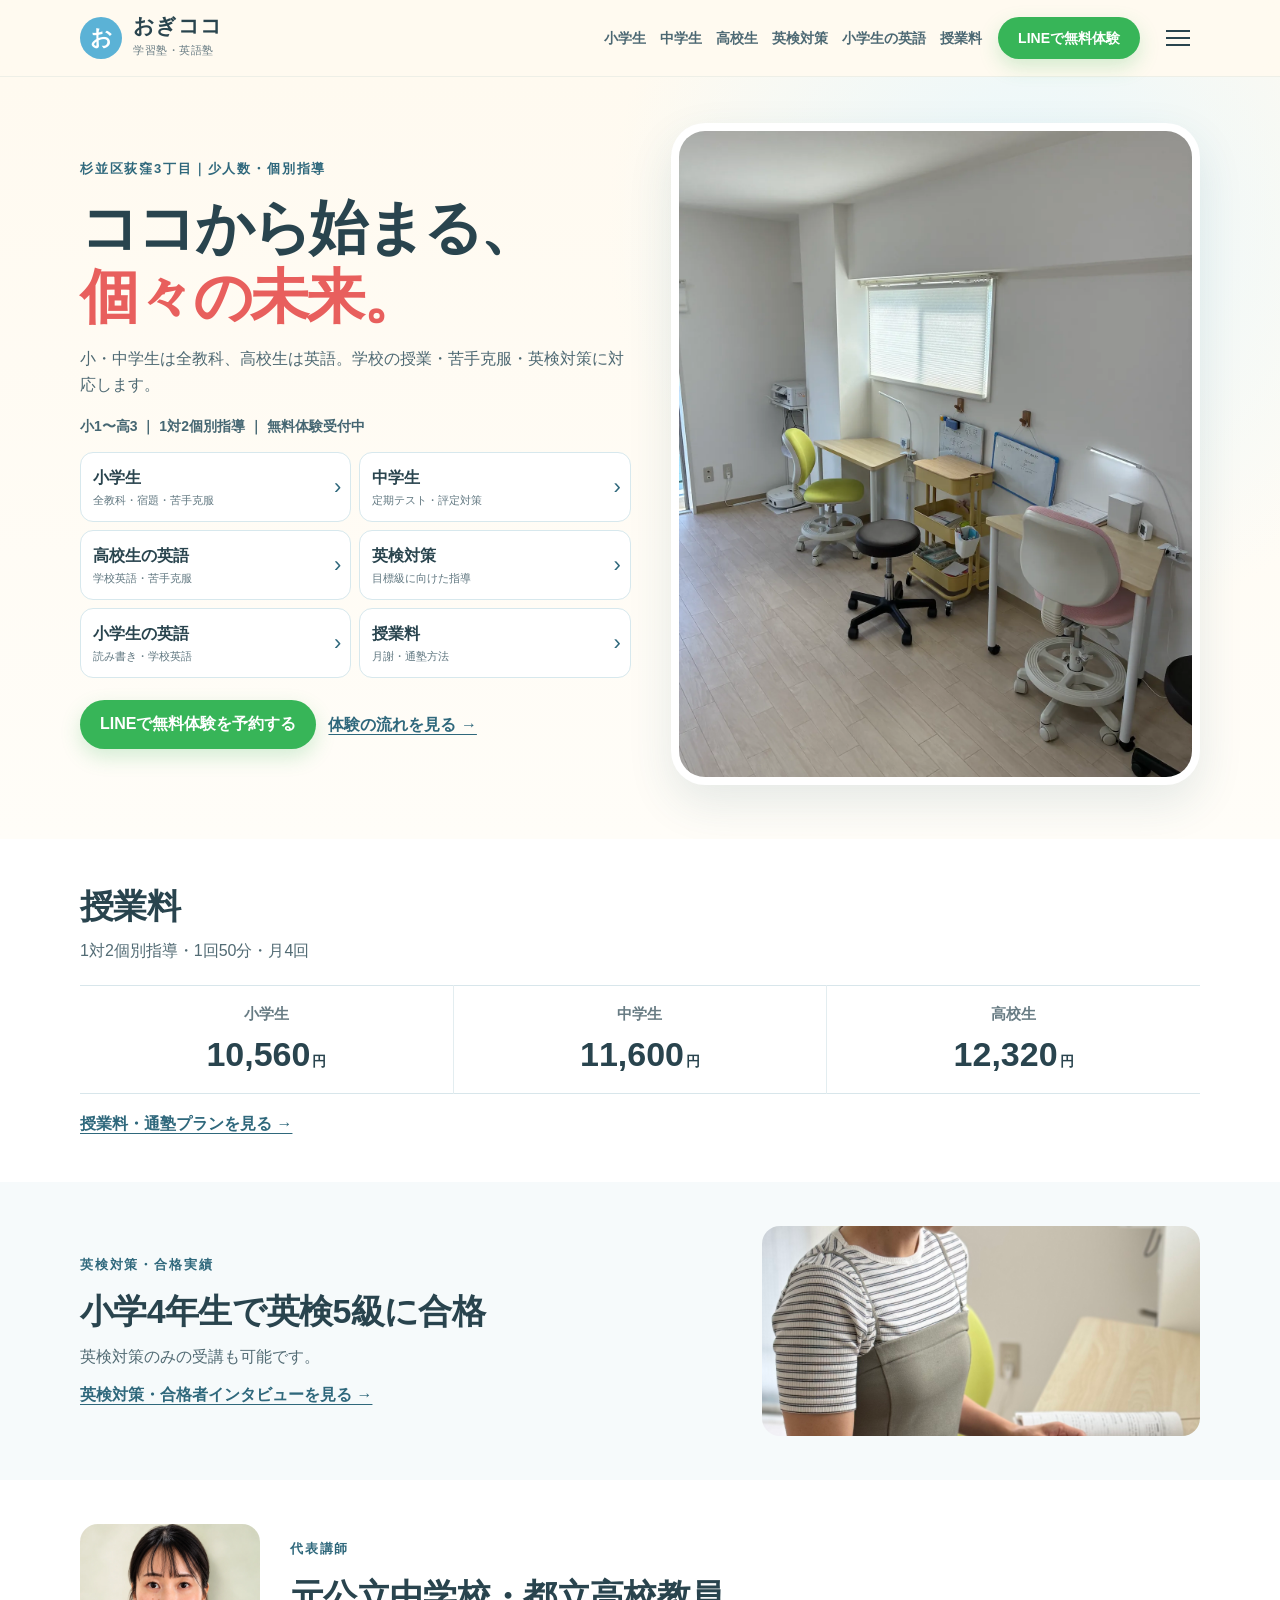
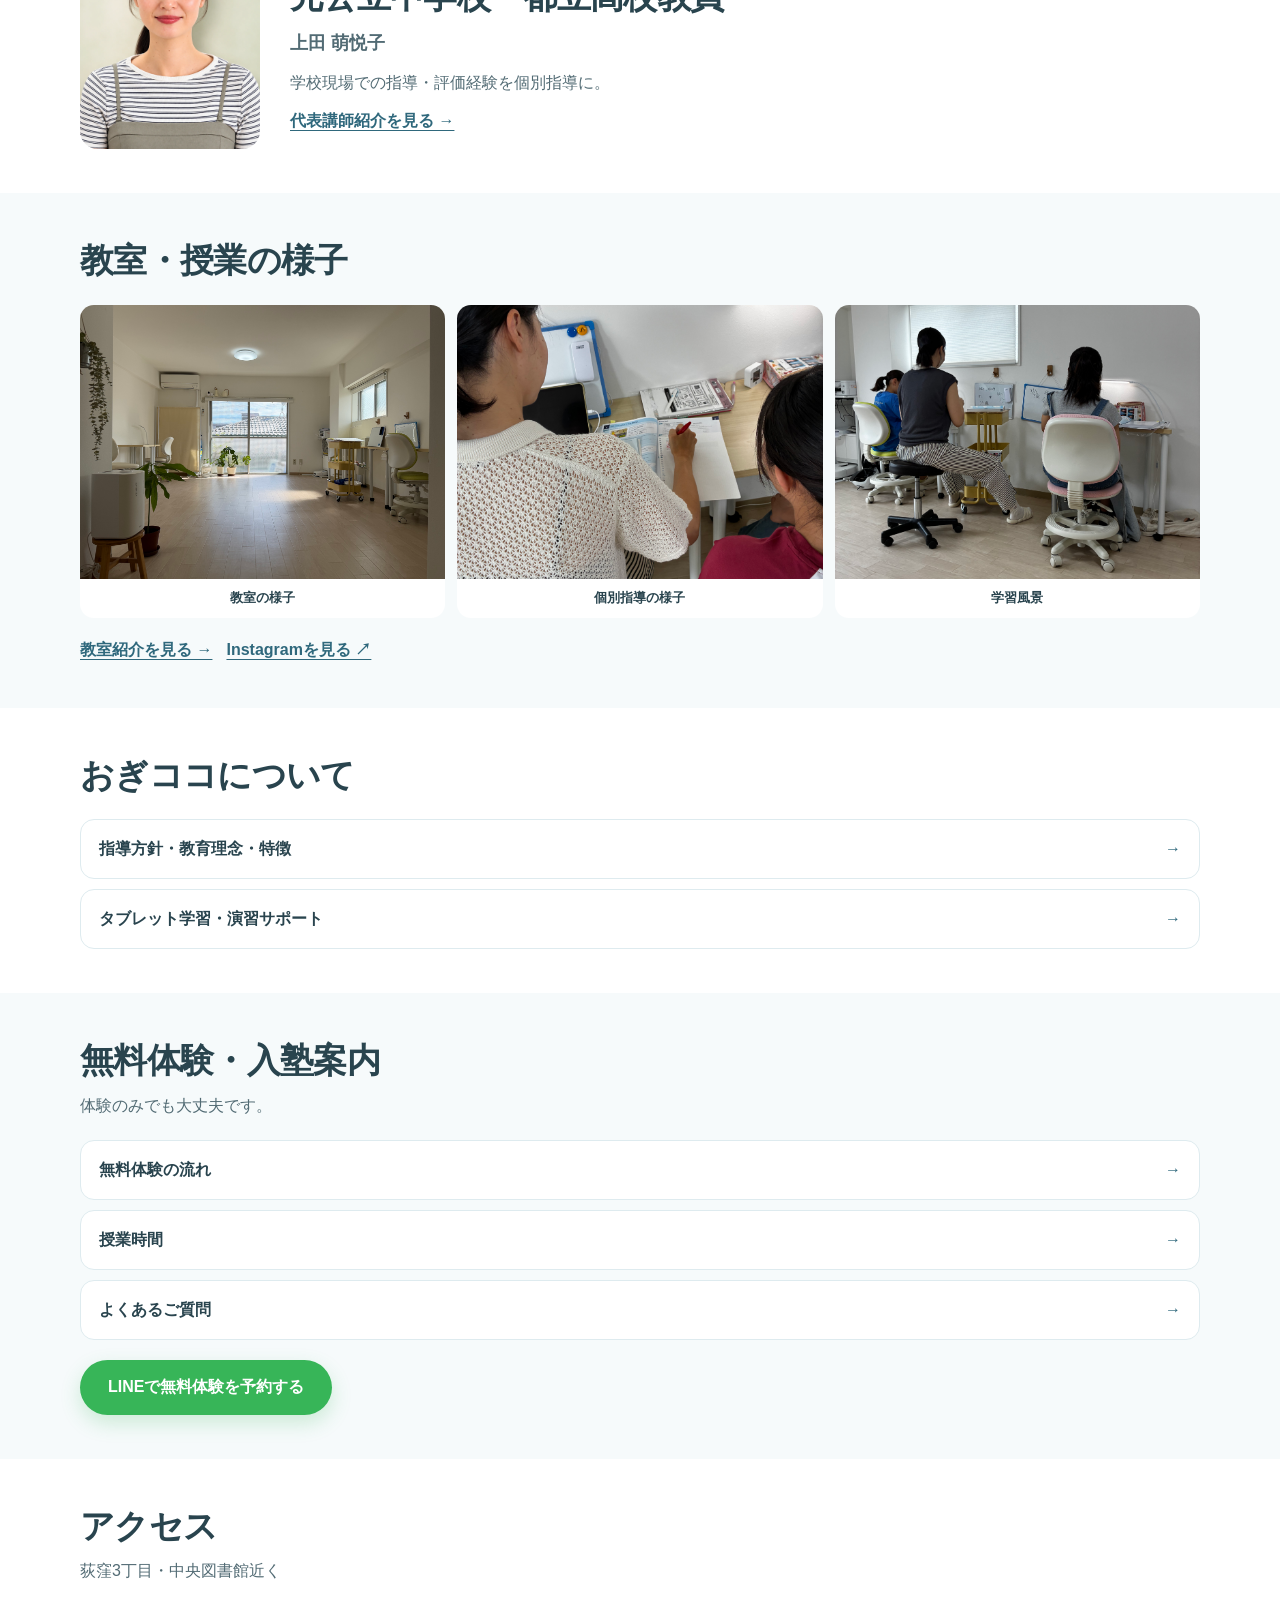
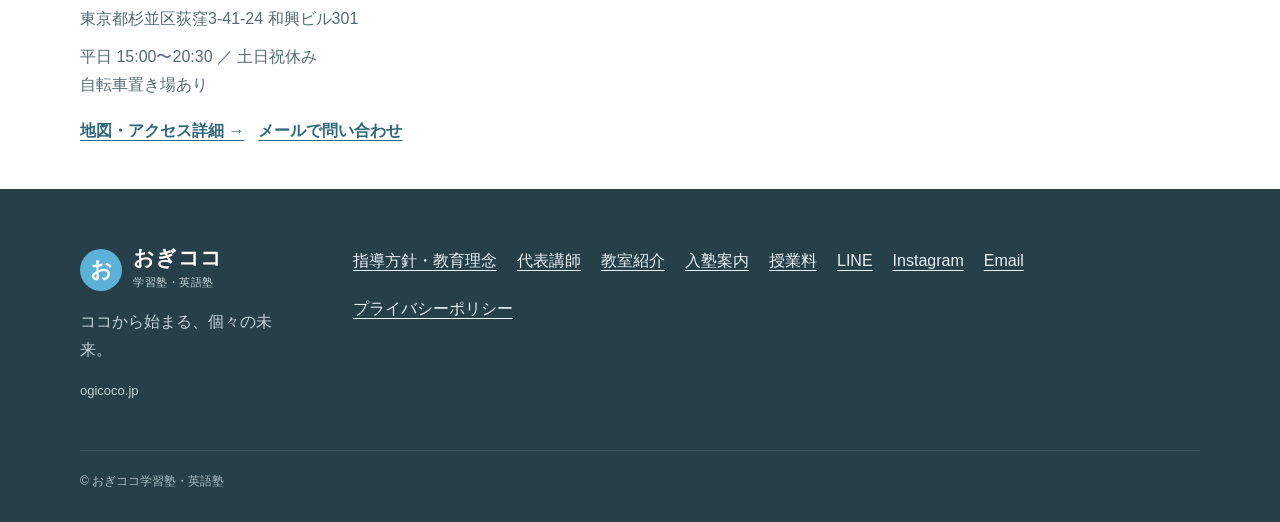
<file: index.html>
<!doctype html>
<html lang="ja">
<head>
  <meta charset="utf-8" />
  <meta name="viewport" content="width=device-width, initial-scale=1" />
  <title>おぎココ学習塾・英語塾｜杉並区荻窪の1対2個別指導</title>
  <meta name="description" content="杉並区荻窪3丁目の個別指導塾。学校の予習・復習、宿題、苦手克服、定期テスト、英検、他塾フォローまで、一人ひとりに合わせて学習をサポート。小1〜高3対応。無料体験受付中。" />
  <meta name="theme-color" content="#fffaf0" />
  <link rel="canonical" href="https://www.ogicoco.jp/" />
  <meta property="og:type" content="website" />
  <meta property="og:locale" content="ja_JP" />
  <meta property="og:site_name" content="おぎココ学習塾・英語塾" />
  <meta property="og:title" content="おぎココ学習塾・英語塾｜杉並区荻窪の1対2個別指導" />
  <meta property="og:description" content="ココから始まる、個々の未来。一人ひとりに合った学び方を一緒に考える、荻窪の個別指導塾です。" />
  <meta property="og:url" content="https://www.ogicoco.jp/" />
  <meta property="og:image" content="https://www.ogicoco.jp/ogp.jpg" />
  <meta property="og:image:alt" content="おぎココ学習塾・英語塾" />
  <meta name="twitter:card" content="summary_large_image" />
  <link rel="icon" href="favicon.png" />
  <link rel="apple-touch-icon" href="favicon.png" />
  <link rel="stylesheet" href="/styles.css?v=20261126-4" />
  <script defer src="/script.js?v=20261126-3"></script>
  <script type="application/ld+json">
  {
    "@context": "https://schema.org",
    "@type": "EducationalOrganization",
    "name": "おぎココ学習塾・英語塾",
    "url": "https://www.ogicoco.jp/",
    "image": "https://www.ogicoco.jp/ogp.jpg",
    "email": "ogicoco.english@gmail.com",
    "address": {
      "@type": "PostalAddress",
      "postalCode": "167-0051",
      "addressRegion": "東京都",
      "addressLocality": "杉並区",
      "streetAddress": "荻窪3-41-24 和興ビル301",
      "addressCountry": "JP"
    },
    "sameAs": [
      "https://www.instagram.com/ogicoco_english",
      "https://page.line.me/971ktbrj"
    ],
    "openingHoursSpecification": [
      {
        "@type": "OpeningHoursSpecification",
        "dayOfWeek": ["Monday", "Tuesday", "Wednesday", "Thursday", "Friday"],
        "opens": "15:00",
        "closes": "20:30"
      }
    ]
  }
  </script>
</head>
<body>
  <a class="skip" href="#main">本文へ移動</a>
  <header class="site-header" id="top"><div class="container header-inner"><a class="brand" href="/" aria-label="おぎココ学習塾・英語塾 トップ"><span class="brand-mark" aria-hidden="true">お</span><span><span class="brand-main">おぎココ</span><span class="brand-sub">学習塾・英語塾</span></span></a><nav class="desktop-nav" aria-label="メインナビゲーション"><a href="/elementary">小学生</a><a href="/junior-high">中学生</a><a href="/high-school">高校生</a><a href="/eiken">英検対策</a><a href="/elementary/english">小学生の英語</a><a href="/price">授業料</a></nav><a class="btn btn-line header-cta" href="https://page.line.me/971ktbrj" target="_blank" rel="noopener noreferrer">LINEで無料体験</a><button class="menu-button" type="button" aria-label="メニューを開く" aria-controls="site-menu" aria-expanded="false"><span></span><span></span><span></span></button></div><nav id="site-menu" class="mobile-menu service-menu" aria-label="サイトメニュー" hidden><a href="/elementary">小学生の個別指導</a><a href="/junior-high">中学生の個別指導</a><a href="/high-school">高校生の英語指導</a><a href="/eiken">英検対策</a><a href="/elementary/english">小学生の英語</a><a href="/price">授業料・通塾プラン</a><details class="nav-group"><summary>おぎココを知る</summary><div class="nav-sub"><a href="/philosophy">指導方針・教育理念・特徴</a><a href="/teacher">代表講師紹介</a><a href="/classroom">教室・授業の様子</a><a href="/tablet">タブレット学習</a></div></details><details class="nav-group"><summary>入塾について</summary><div class="nav-sub"><a href="/admission">無料体験の流れ</a><a href="/admission#schedule">授業時間</a><a href="/admission#faq">よくあるご質問</a></div></details><a href="/classroom#access">アクセス</a></nav></header>

  <main id="main"><section class="hero home-hero">
      <div class="container hero-grid">
        <div class="hero-copy reveal">
          <p class="eyebrow">杉並区荻窪3丁目｜少人数・個別指導</p>
          <h1>ココから始まる、<br><em>個々の未来。</em></h1>
          <p class="hero-lead">小・中学生は全教科、高校生は英語。学校の授業・苦手克服・英検対策に対応します。</p>
          <p class="hero-facts" style="margin:0 0 14px;color:#456672;font-size:clamp(11px,3.3vw,14px);font-weight:700;line-height:1.7">小1〜高3 ｜ 1対2個別指導 ｜ 無料体験受付中</p>
          <nav id="support" class="hero-service-links" aria-label="学年・目的から選ぶ"><a href="/elementary"><strong>小学生</strong><small>全教科・宿題・苦手克服</small><span aria-hidden="true">›</span></a><a href="/junior-high"><strong>中学生</strong><small>定期テスト・評定対策</small><span aria-hidden="true">›</span></a><a href="/high-school"><strong>高校生の英語</strong><small>学校英語・苦手克服</small><span aria-hidden="true">›</span></a><a href="/eiken"><strong>英検対策</strong><small>目標級に向けた指導</small><span aria-hidden="true">›</span></a><a href="/elementary/english"><strong>小学生の英語</strong><small>読み書き・学校英語</small><span aria-hidden="true">›</span></a><a href="/price"><strong>授業料</strong><small>月謝・通塾方法</small><span aria-hidden="true">›</span></a></nav>
          <div class="hero-actions">
            <a class="btn btn-line btn-large" href="https://page.line.me/971ktbrj" target="_blank" rel="noopener noreferrer">LINEで無料体験を予約する</a>
            <a class="text-link" href="/admission">体験の流れを見る →</a>
          </div>
          
        </div>
        <div class="hero-visual reveal">
          <div class="photo-frame hero-photo"><img src="/assets/images/classroom-main.webp" alt="明るく落ち着いたおぎココ学習塾の教室" fetchpriority="high" /></div>
        </div>
      </div>
    </section><section class="home-section section-white" id="price"><div class="container"><div class="home-heading"><h2>授業料</h2><p>1対2個別指導・1回50分・月4回</p></div><table class="home-price-table" aria-label="学年別の月4回の授業料"><thead><tr><th scope="col">小学生</th><th scope="col">中学生</th><th scope="col">高校生</th></tr></thead><tbody><tr><td>10,560<small>円</small></td><td>11,600<small>円</small></td><td>12,320<small>円</small></td></tr></tbody></table><a class="home-detail-link" href="/price">授業料・通塾プランを見る →</a></div></section><section class="home-section home-tint"><div class="container"><div class="home-feature"><div><p class="eyebrow">英検対策・合格実績</p><h2>小学4年生で英検5級に合格</h2><p>英検対策のみの受講も可能です。</p><a class="text-link" href="/eiken">英検対策・合格者インタビューを見る →</a></div><img src="/assets/images/teacher-lesson.jpg" alt="英語の個別指導を行う講師" loading="lazy"></div></div></section><section class="home-section section-white" id="teacher"><div class="container"><div class="home-teacher"><img src="/assets/images/teacher-profile-hq.webp" width="960" height="1200" alt="おぎココ代表講師 上田萌悦子" loading="lazy"><div><p class="eyebrow">代表講師</p><h2>元公立中学校・都立高校教員</h2><p class="home-teacher-name">上田 萌悦子</p><p>学校現場での指導・評価経験を個別指導に。</p><a class="text-link" href="/teacher">代表講師紹介を見る →</a></div></div></div></section><section class="home-section home-tint" id="instagram"><div class="container"><div class="home-heading"><h2>教室・授業の様子</h2></div><div class="home-gallery"><a href="/classroom"><img src="/assets/images/classroom-wide-1.jpg" alt="教室の様子" loading="lazy"><span>教室の様子</span></a><a href="/classroom"><img src="/assets/images/lesson-scene-1.jpg" alt="個別指導の様子" loading="lazy"><span>個別指導の様子</span></a><a href="/classroom"><img src="/assets/images/students-studying.jpg" alt="学習風景" loading="lazy"><span>学習風景</span></a></div><div class="home-link-row"><a class="text-link" href="/classroom">教室紹介を見る →</a><a class="text-link" href="https://www.instagram.com/ogicoco_english" target="_blank" rel="noopener noreferrer">Instagramを見る ↗</a></div></div></section><section class="home-section section-white" id="philosophy"><div class="container"><div class="home-heading"><h2>おぎココについて</h2></div><div class="service-related" id="features"><a href="/philosophy">指導方針・教育理念・特徴<span>→</span></a><a id="practice" href="/tablet">タブレット学習・演習サポート<span>→</span></a></div></div></section><section class="home-section home-tint" id="trial"><div class="container"><div class="home-heading"><h2>無料体験・入塾案内</h2><p>体験のみでも大丈夫です。</p></div><div class="service-related"><a href="/admission">無料体験の流れ<span>→</span></a><a id="schedule" href="/admission#schedule">授業時間<span>→</span></a><a id="faq" href="/admission#faq">よくあるご質問<span>→</span></a></div><div class="home-cta"><a class="btn btn-line btn-large" href="https://page.line.me/971ktbrj" target="_blank" rel="noopener noreferrer">LINEで無料体験を予約する</a></div></div></section><section class="home-section section-white" id="access"><div class="container"><div class="home-heading"><h2>アクセス</h2><p>荻窪3丁目・中央図書館近く</p></div><div class="home-address"><p>東京都杉並区荻窪3-41-24 和興ビル301</p><p>平日 15:00〜20:30 ／ 土日祝休み<br>自転車置き場あり</p><div class="home-link-row"><a class="text-link" href="/classroom#access">地図・アクセス詳細 →</a><a class="text-link" href="mailto:ogicoco.english@gmail.com">メールで問い合わせ</a></div></div></div></section></main>

  <footer class="footer">
    <div class="container footer-grid">
      <div><a class="brand footer-brand" href="/"><span class="brand-mark" aria-hidden="true">お</span><span><span class="brand-main">おぎココ</span><span class="brand-sub">学習塾・英語塾</span></span></a><p>ココから始まる、個々の未来。</p><p class="footer-domain">ogicoco.jp</p></div>
      <div class="footer-links"><a href="/philosophy">指導方針・教育理念</a><a href="/teacher">代表講師</a><a href="/classroom">教室紹介</a><a href="/admission">入塾案内</a><a href="/price">授業料</a><a href="https://page.line.me/971ktbrj" target="_blank" rel="noopener noreferrer">LINE</a><a href="https://www.instagram.com/ogicoco_english" target="_blank" rel="noopener noreferrer">Instagram</a><a href="mailto:ogicoco.english@gmail.com">Email</a><a href="/privacy">プライバシーポリシー</a></div>
    </div>
    <div class="container copyright">© おぎココ学習塾・英語塾</div>
  </footer>

  <div class="mobile-sticky"><a href="https://page.line.me/971ktbrj" target="_blank" rel="noopener noreferrer"><span>無料体験受付中</span>LINEで予約する</a></div>
</body>
</html>
</file>
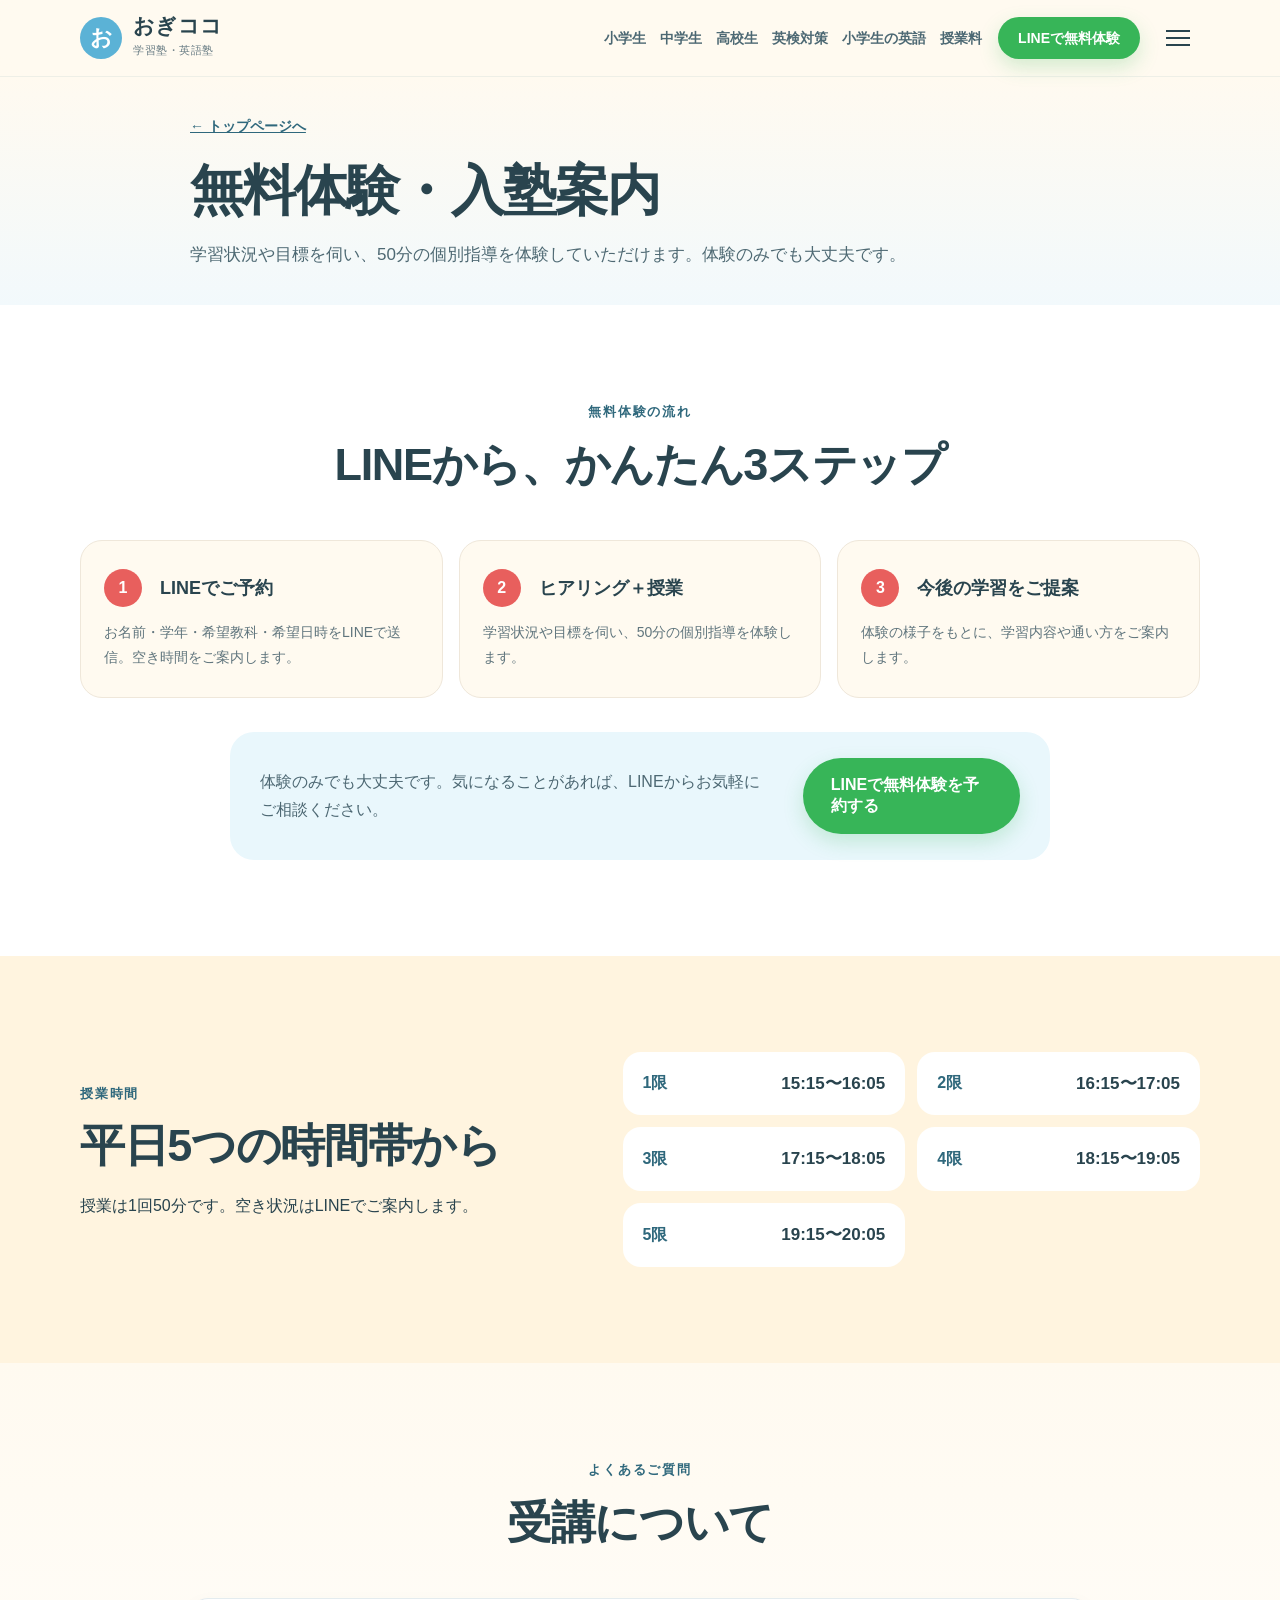
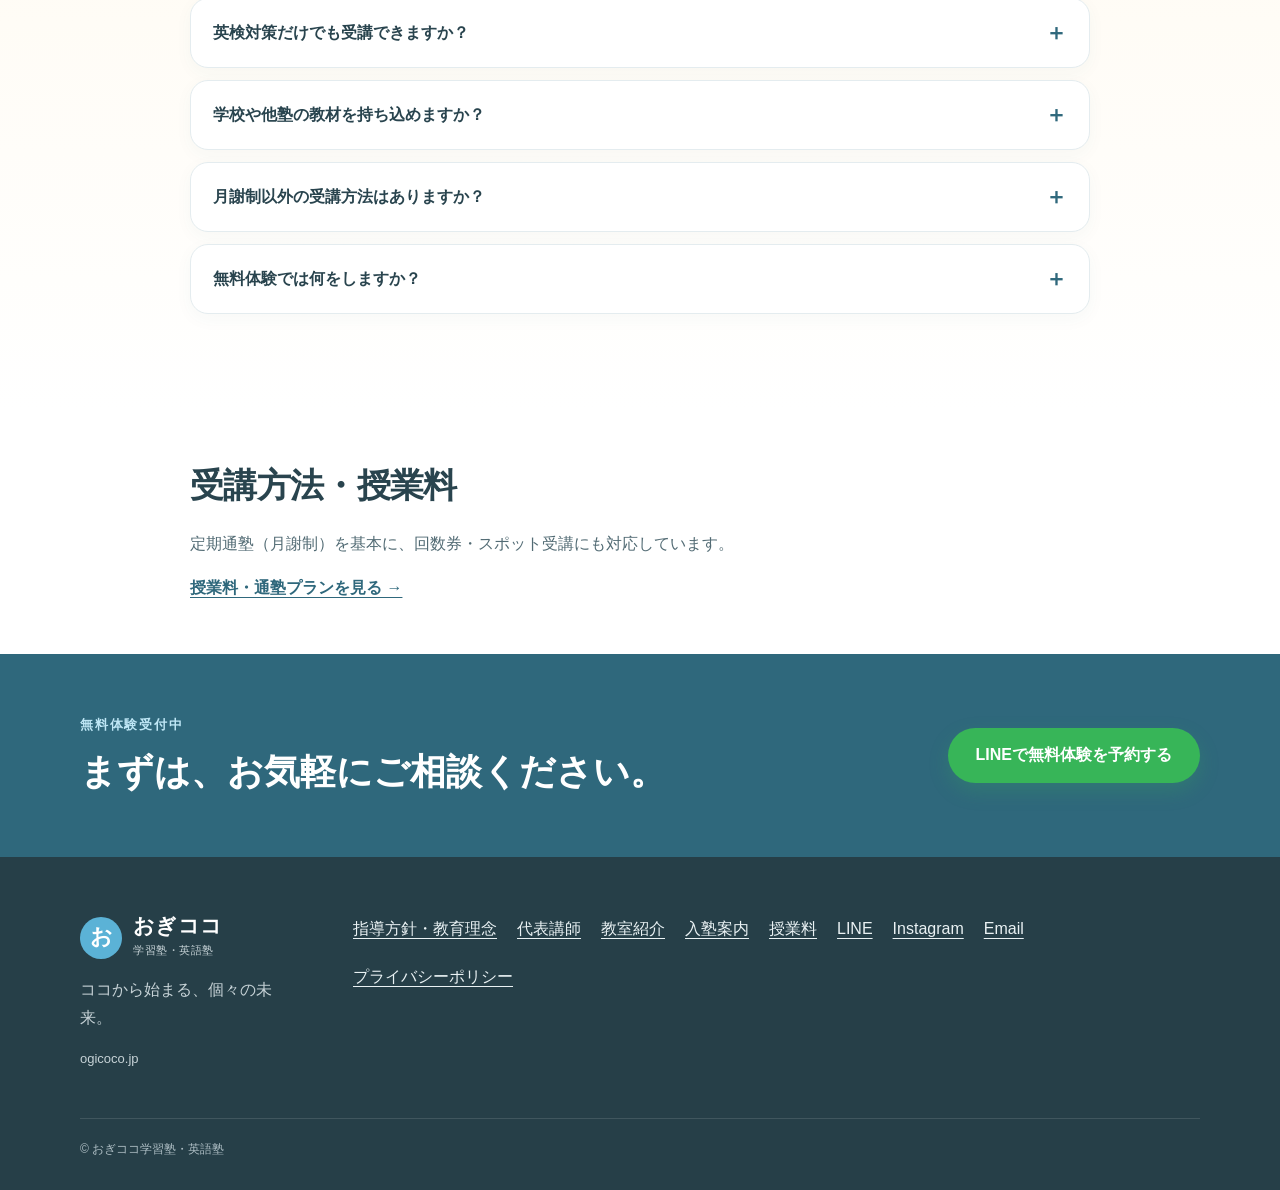
<file: admission.html>
<!doctype html>
<html lang="ja"><head><meta charset="utf-8"><meta name="viewport" content="width=device-width, initial-scale=1"><title>無料体験・入塾案内・よくあるご質問｜おぎココ学習塾・英語塾</title><meta name="description" content="おぎココ学習塾・英語塾の無料体験の流れ、授業時間、よくあるご質問。1回50分の個別指導を体験できます。"><meta name="theme-color" content="#fffaf0"><link rel="canonical" href="https://www.ogicoco.jp/admission"><link rel="icon" href="/favicon.png"><meta property="og:type" content="website"><meta property="og:locale" content="ja_JP"><meta property="og:site_name" content="おぎココ学習塾・英語塾"><meta property="og:title" content="無料体験・入塾案内・よくあるご質問｜おぎココ学習塾・英語塾"><meta property="og:description" content="おぎココ学習塾・英語塾の無料体験の流れ、授業時間、よくあるご質問。1回50分の個別指導を体験できます。"><meta property="og:url" content="https://www.ogicoco.jp/admission"><meta property="og:image" content="https://www.ogicoco.jp/ogp.jpg"><meta name="twitter:card" content="summary_large_image"><link rel="stylesheet" href="/styles.css?v=20261126-3"><script defer src="/script.js?v=20261126-3"></script><script type="application/ld+json">{"@context":"https://schema.org","@graph":[{"@type":"WebPage","name":"無料体験・入塾案内・よくあるご質問","url":"https://www.ogicoco.jp/admission"},{"@type":"BreadcrumbList","itemListElement":[{"@type":"ListItem","position":1,"name":"ホーム","item":"https://www.ogicoco.jp/"},{"@type":"ListItem","position":2,"name":"無料体験・入塾案内・よくあるご質問","item":"https://www.ogicoco.jp/admission"}]}]}</script></head><body><a class="skip" href="#main">本文へ移動</a><header class="site-header" id="top"><div class="container header-inner"><a class="brand" href="/" aria-label="おぎココ学習塾・英語塾 トップ"><span class="brand-mark" aria-hidden="true">お</span><span><span class="brand-main">おぎココ</span><span class="brand-sub">学習塾・英語塾</span></span></a><nav class="desktop-nav" aria-label="メインナビゲーション"><a href="/elementary">小学生</a><a href="/junior-high">中学生</a><a href="/high-school">高校生</a><a href="/eiken">英検対策</a><a href="/elementary/english">小学生の英語</a><a href="/price">授業料</a></nav><a class="btn btn-line header-cta" href="https://page.line.me/971ktbrj" target="_blank" rel="noopener noreferrer">LINEで無料体験</a><button class="menu-button" type="button" aria-label="メニューを開く" aria-controls="site-menu" aria-expanded="false"><span></span><span></span><span></span></button></div><nav id="site-menu" class="mobile-menu service-menu" aria-label="サイトメニュー" hidden><a href="/elementary">小学生の個別指導</a><a href="/junior-high">中学生の個別指導</a><a href="/high-school">高校生の英語指導</a><a href="/eiken">英検対策</a><a href="/elementary/english">小学生の英語</a><a href="/price">授業料・通塾プラン</a><details class="nav-group"><summary>おぎココを知る</summary><div class="nav-sub"><a href="/philosophy">指導方針・教育理念・特徴</a><a href="/teacher">代表講師紹介</a><a href="/classroom">教室・授業の様子</a><a href="/tablet">タブレット学習</a></div></details><details class="nav-group"><summary>入塾について</summary><div class="nav-sub"><a href="/admission">無料体験の流れ</a><a href="/admission#schedule">授業時間</a><a href="/admission#faq">よくあるご質問</a></div></details><a href="/classroom#access">アクセス</a></nav></header><main id="main"><section class="service-hero compact-page-hero"><div class="container service-wrap"><a class="subpage-back" href="/">← トップページへ</a><h1>無料体験・入塾案内</h1><p class="service-lead">学習状況や目標を伺い、50分の個別指導を体験していただけます。体験のみでも大丈夫です。</p></div></section><section class="section section-white" id="trial">
      <div class="container">
        <div class="section-heading reveal"><p class="eyebrow">無料体験の流れ</p><h2>LINEから、かんたん3ステップ</h2></div>
        <div class="steps steps-three">
          <article class="step reveal"><span>1</span><h3>LINEでご予約</h3><p>お名前・学年・希望教科・希望日時をLINEで送信。空き時間をご案内します。</p></article>
          <article class="step reveal"><span>2</span><h3>ヒアリング＋授業</h3><p>学習状況や目標を伺い、50分の個別指導を体験します。</p></article>
          <article class="step reveal"><span>3</span><h3>今後の学習をご提案</h3><p>体験の様子をもとに、学習内容や通い方をご案内します。</p></article>
        </div>
        <div class="trial-box reveal"><p>体験のみでも大丈夫です。気になることがあれば、LINEからお気軽にご相談ください。</p><a class="btn btn-line btn-large" href="https://page.line.me/971ktbrj" target="_blank" rel="noopener noreferrer">LINEで無料体験を予約する</a></div>
      </div>
    </section><section class="section timetable-section" id="schedule">
      <div class="container two-col">
        <div class="reveal"><p class="eyebrow">授業時間</p><h2>平日5つの時間帯から</h2><p>授業は1回50分です。空き状況はLINEでご案内します。</p></div>
        <div class="time-cards reveal">
          <div><span>1限</span><strong>15:15〜16:05</strong></div><div><span>2限</span><strong>16:15〜17:05</strong></div><div><span>3限</span><strong>17:15〜18:05</strong></div><div><span>4限</span><strong>18:15〜19:05</strong></div><div><span>5限</span><strong>19:15〜20:05</strong></div>
        </div>
      </div>
    </section><section class="section faq-section" id="faq">
      <div class="container faq-wrap">
        <div class="section-heading reveal"><p class="eyebrow">よくあるご質問</p><h2>受講について</h2></div>
        <div class="faq-list reveal">
          <details><summary>英検対策だけでも受講できますか？</summary><p>はい。英検対策のみの受講にも対応しています。受験日程や現在の理解度に合わせて学習内容を組み立てます。</p></details>
          <details><summary>学校や他塾の教材を持ち込めますか？</summary><p>はい。学校の宿題や、他塾で使用している教材・宿題のフォローにも対応しています。</p></details>
          <details><summary>月謝制以外の受講方法はありますか？</summary><p>定期通塾の月謝制を基本に、回数券・スポット受講にも対応しています。目的に合わせてご相談ください。</p></details>
          <details><summary>無料体験では何をしますか？</summary><p>現在の学習状況や目標を伺ったうえで、50分の個別指導を体験していただきます。その後、今後の学習内容や通い方をご案内します。</p></details>
        </div>
      </div>
    </section><section class="service-section"><div class="container service-wrap"><h2>受講方法・授業料</h2><p>定期通塾（月謝制）を基本に、回数券・スポット受講にも対応しています。</p><a class="text-link" href="/price">授業料・通塾プランを見る →</a></div></section><section class="cta-band"><div class="container cta-inner"><div><p class="eyebrow">無料体験受付中</p><h2>まずは、お気軽にご相談ください。</h2></div><a class="btn btn-line btn-large" href="https://page.line.me/971ktbrj" target="_blank" rel="noopener noreferrer">LINEで無料体験を予約する</a></div></section></main><footer class="footer">
    <div class="container footer-grid">
      <div><a class="brand footer-brand" href="/"><span class="brand-mark" aria-hidden="true">お</span><span><span class="brand-main">おぎココ</span><span class="brand-sub">学習塾・英語塾</span></span></a><p>ココから始まる、個々の未来。</p><p class="footer-domain">ogicoco.jp</p></div>
      <div class="footer-links"><a href="/philosophy">指導方針・教育理念</a><a href="/teacher">代表講師</a><a href="/classroom">教室紹介</a><a href="/admission">入塾案内</a><a href="/price">授業料</a><a href="https://page.line.me/971ktbrj" target="_blank" rel="noopener noreferrer">LINE</a><a href="https://www.instagram.com/ogicoco_english" target="_blank" rel="noopener noreferrer">Instagram</a><a href="mailto:ogicoco.english@gmail.com">Email</a><a href="/privacy">プライバシーポリシー</a></div>
    </div>
    <div class="container copyright">© おぎココ学習塾・英語塾</div>
  </footer><div class="mobile-sticky"><a href="https://page.line.me/971ktbrj" target="_blank" rel="noopener noreferrer"><span>無料体験受付中</span>LINEで予約する</a></div></body></html>
</file>
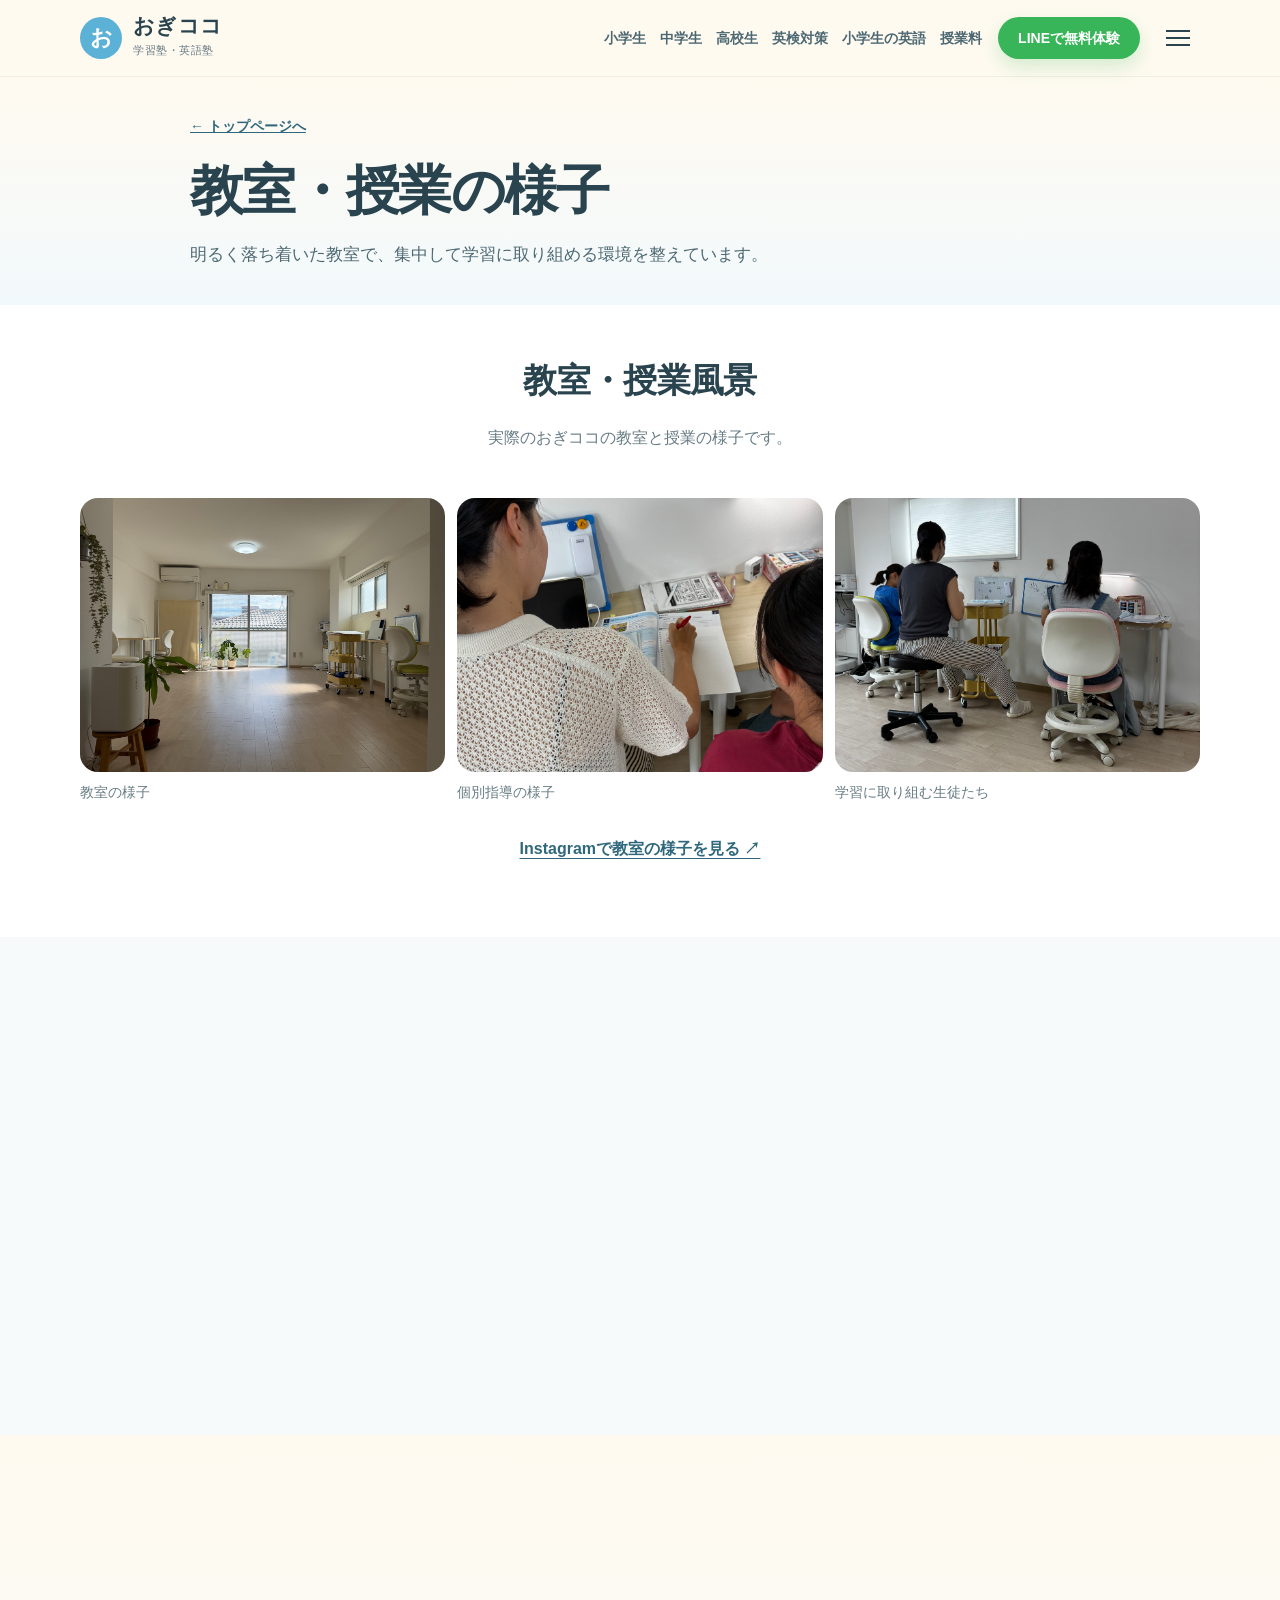
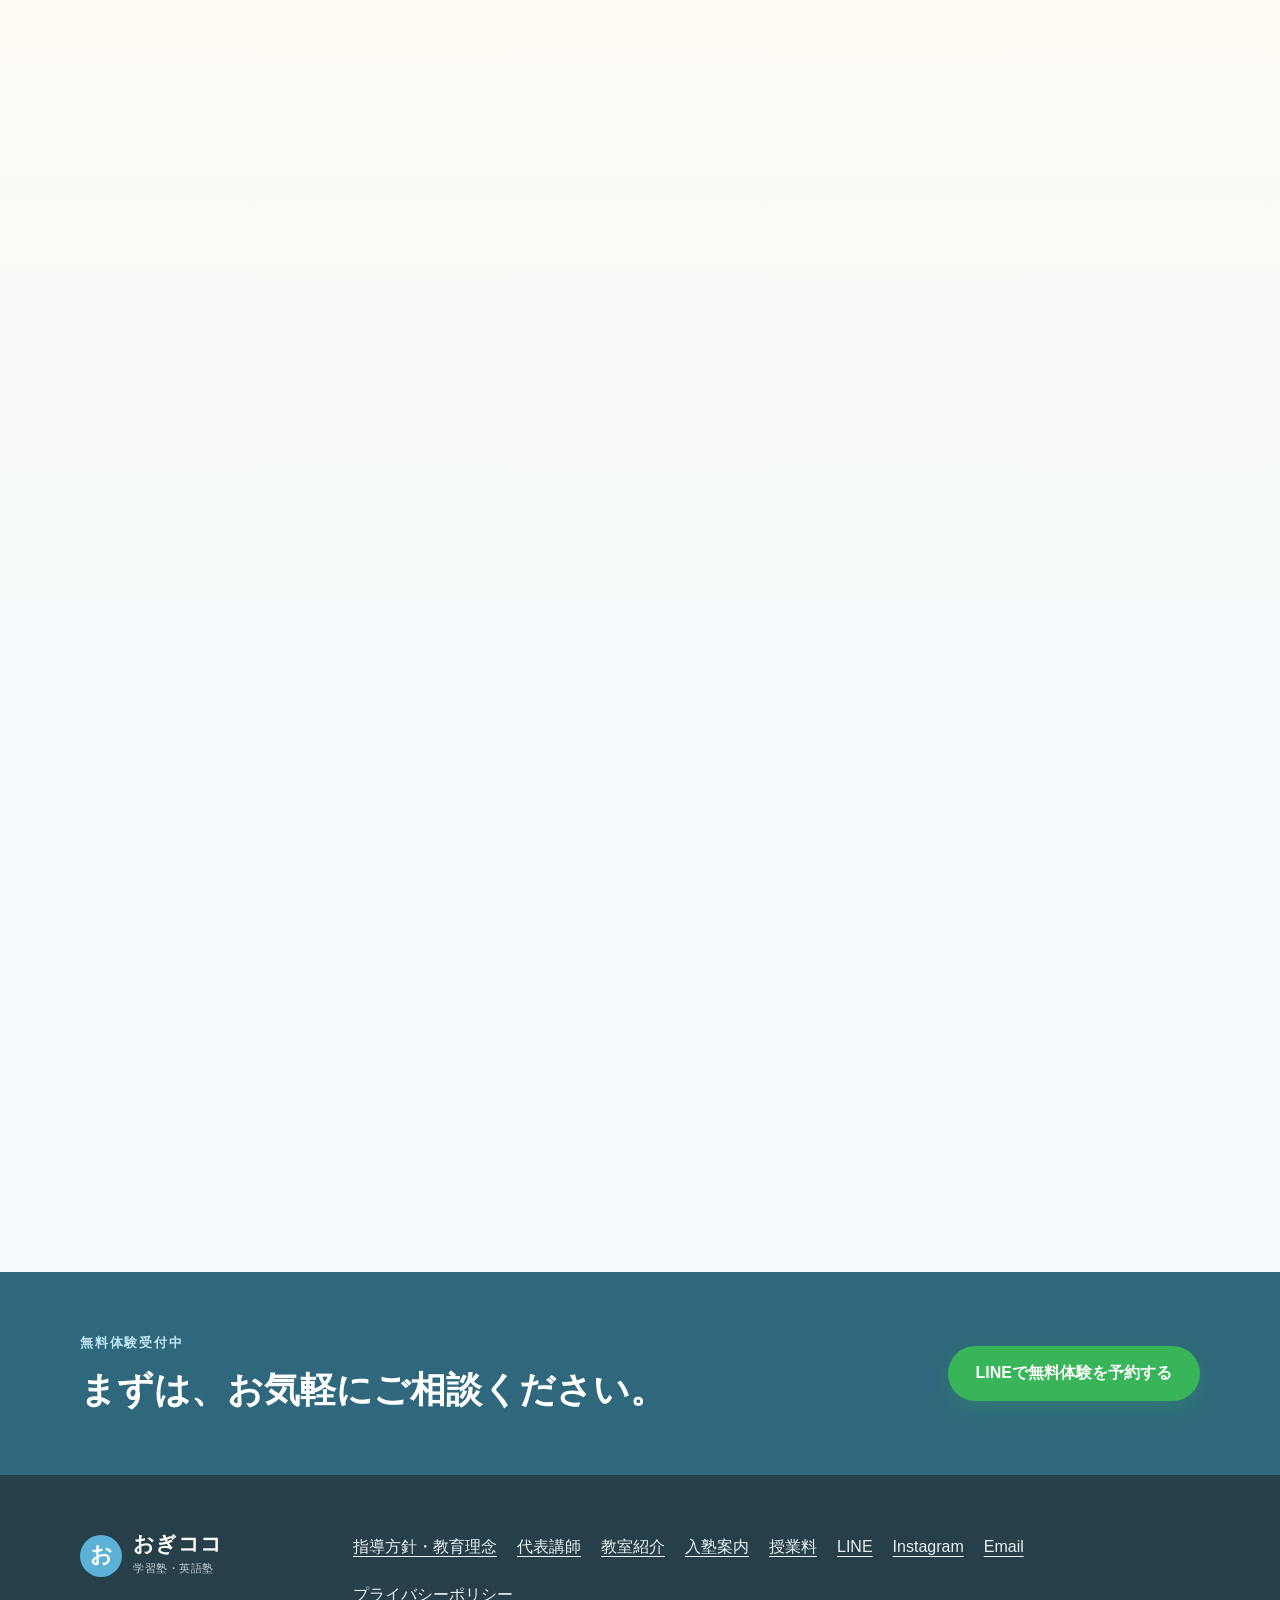
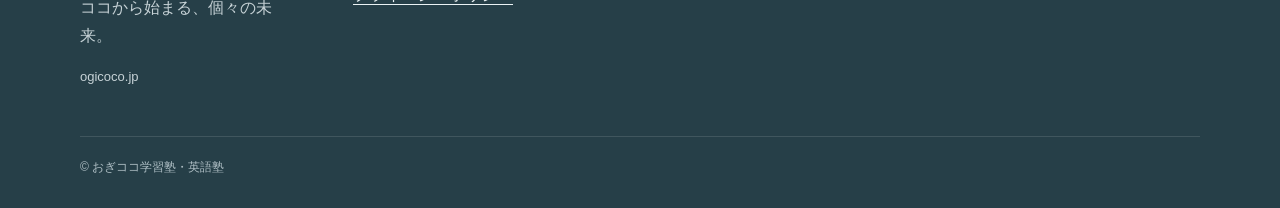
<file: classroom.html>
<!doctype html>
<html lang="ja"><head><meta charset="utf-8"><meta name="viewport" content="width=device-width, initial-scale=1"><title>教室・授業の様子とアクセス｜おぎココ学習塾・英語塾</title><meta name="description" content="杉並区荻窪3丁目、中央図書館近くのおぎココ学習塾・英語塾。教室写真・授業風景・学習サポート・所在地をご案内します。"><meta name="theme-color" content="#fffaf0"><link rel="canonical" href="https://www.ogicoco.jp/classroom"><link rel="icon" href="/favicon.png"><meta property="og:type" content="website"><meta property="og:locale" content="ja_JP"><meta property="og:site_name" content="おぎココ学習塾・英語塾"><meta property="og:title" content="教室・授業の様子とアクセス｜おぎココ学習塾・英語塾"><meta property="og:description" content="杉並区荻窪3丁目、中央図書館近くのおぎココ学習塾・英語塾。教室写真・授業風景・学習サポート・所在地をご案内します。"><meta property="og:url" content="https://www.ogicoco.jp/classroom"><meta property="og:image" content="https://www.ogicoco.jp/ogp.jpg"><meta name="twitter:card" content="summary_large_image"><link rel="stylesheet" href="/styles.css?v=20261126-3"><script defer src="/script.js?v=20261126-3"></script><script type="application/ld+json">{"@context":"https://schema.org","@graph":[{"@type":"WebPage","name":"教室・授業の様子とアクセス","url":"https://www.ogicoco.jp/classroom"},{"@type":"BreadcrumbList","itemListElement":[{"@type":"ListItem","position":1,"name":"ホーム","item":"https://www.ogicoco.jp/"},{"@type":"ListItem","position":2,"name":"教室・授業の様子とアクセス","item":"https://www.ogicoco.jp/classroom"}]}]}</script></head><body><a class="skip" href="#main">本文へ移動</a><header class="site-header" id="top"><div class="container header-inner"><a class="brand" href="/" aria-label="おぎココ学習塾・英語塾 トップ"><span class="brand-mark" aria-hidden="true">お</span><span><span class="brand-main">おぎココ</span><span class="brand-sub">学習塾・英語塾</span></span></a><nav class="desktop-nav" aria-label="メインナビゲーション"><a href="/elementary">小学生</a><a href="/junior-high">中学生</a><a href="/high-school">高校生</a><a href="/eiken">英検対策</a><a href="/elementary/english">小学生の英語</a><a href="/price">授業料</a></nav><a class="btn btn-line header-cta" href="https://page.line.me/971ktbrj" target="_blank" rel="noopener noreferrer">LINEで無料体験</a><button class="menu-button" type="button" aria-label="メニューを開く" aria-controls="site-menu" aria-expanded="false"><span></span><span></span><span></span></button></div><nav id="site-menu" class="mobile-menu service-menu" aria-label="サイトメニュー" hidden><a href="/elementary">小学生の個別指導</a><a href="/junior-high">中学生の個別指導</a><a href="/high-school">高校生の英語指導</a><a href="/eiken">英検対策</a><a href="/elementary/english">小学生の英語</a><a href="/price">授業料・通塾プラン</a><details class="nav-group"><summary>おぎココを知る</summary><div class="nav-sub"><a href="/philosophy">指導方針・教育理念・特徴</a><a href="/teacher">代表講師紹介</a><a href="/classroom">教室・授業の様子</a><a href="/tablet">タブレット学習</a></div></details><details class="nav-group"><summary>入塾について</summary><div class="nav-sub"><a href="/admission">無料体験の流れ</a><a href="/admission#schedule">授業時間</a><a href="/admission#faq">よくあるご質問</a></div></details><a href="/classroom#access">アクセス</a></nav></header><main id="main"><section class="service-hero compact-page-hero"><div class="container service-wrap"><a class="subpage-back" href="/">← トップページへ</a><h1>教室・授業の様子</h1><p class="service-lead">明るく落ち着いた教室で、集中して学習に取り組める環境を整えています。</p></div></section><section class="service-section" id="instagram"><div class="container"><div class="section-heading"><h2>教室・授業風景</h2><p>実際のおぎココの教室と授業の様子です。</p></div><div class="classroom-gallery"><figure><img src="/assets/images/classroom-wide-1.jpg" alt="教室の様子" loading="lazy"><figcaption>教室の様子</figcaption></figure><figure><img src="/assets/images/lesson-scene-1.jpg" alt="個別指導の様子" loading="lazy"><figcaption>個別指導の様子</figcaption></figure><figure><img src="/assets/images/students-studying.jpg" alt="学習に取り組む生徒たち" loading="lazy"><figcaption>学習に取り組む生徒たち</figcaption></figure></div><p class="price-detail-link"><a class="text-link" href="https://www.instagram.com/ogicoco_english" target="_blank" rel="noopener noreferrer">Instagramで教室の様子を見る ↗</a></p></div></section><section class="service-section service-section-tint"><div class="container"><div class="split-photo reveal">
          <div><p class="mini-label">学ぶ場所</p><h3>「おぎココに来ると、学習モードに」</h3><p>余計なものを置かない、明るく落ち着いた教室。集中して学習に向かいやすい環境を整えています。</p></div>
          <img src="/assets/images/study-space.jpg" alt="明るく集中して学べる個別学習スペース" loading="lazy" />
        </div></div></section><section class="section support-section" id="support">
      <div class="container support-grid">
        <div class="support-photo reveal"><img src="/assets/images/lesson-scene-2.jpg" alt="講師が生徒の教材を見ながら個別指導する様子" loading="lazy" /></div>
        <div class="support-copy reveal">
          <p class="eyebrow">こんな学習に対応します</p>
          <h2>いま困っているところから始められます</h2>
          <p class="support-lead">決まった教材や進め方に合わせるのではなく、お子さまの今の状況に合わせて授業を組み立てます。</p>
          <div class="check-list compact-check-list">
            <p><span>✓</span>学校の予習・復習・宿題</p>
            <p><span>✓</span>苦手単元・定期テスト対策</p>
            <p><span>✓</span>英検対策</p>
            <p><span>✓</span>他塾の教材・宿題フォロー</p>
          </div>
          <div class="support-detail-links"><a class="text-link support-detail-link" href="/junior-high">中学生の個別指導を詳しく見る →</a><a class="text-link support-detail-link" href="/high-school">高校生の英語指導を詳しく見る →</a><a class="text-link support-detail-link" href="/elementary">小学生向け個別指導を詳しく見る →</a><a class="text-link support-detail-link" href="/elementary/english">小学生英語を詳しく見る →</a><a class="text-link support-detail-link" href="/eiken">英検対策について詳しく見る →</a></div>
        </div>
      </div>
    </section><section class="section access-section" id="access">
      <div class="container access-grid">
        <div class="access-copy reveal">
          <p class="eyebrow">アクセス</p>
          <h2>荻窪3丁目、中央図書館近く</h2>
          <dl>
            <div><dt>住所</dt><dd>〒167-0051<br>東京都杉並区荻窪3-41-24 和興ビル301</dd></div>
            <div><dt>開室</dt><dd>平日 15:00〜20:30<br>土日祝 休み</dd></div>
            <div><dt>その他</dt><dd>自転車置き場あり</dd></div>
          </dl>
          <div class="contact-links"><a href="mailto:ogicoco.english@gmail.com">メールで問い合わせ</a><a href="https://www.instagram.com/ogicoco_english" target="_blank" rel="noopener noreferrer">Instagramを見る</a></div>
        </div>
        <div class="map-wrap reveal"><iframe title="おぎココ学習塾 周辺地図" loading="lazy" referrerpolicy="no-referrer-when-downgrade" src="https://www.google.com/maps?q=%E6%9D%B1%E4%BA%AC%E9%83%BD%E6%9D%89%E4%B8%A6%E5%8C%BA%E8%8D%BB%E7%AA%AA3-41-24%20%E5%92%8C%E8%88%88%E3%83%93%E3%83%AB301&output=embed"></iframe><a class="map-link" href="https://www.google.com/maps/search/?api=1&query=%E3%81%8A%E3%81%8E%E3%82%B3%E3%82%B3%20%E6%9D%B1%E4%BA%AC%E9%83%BD%E6%9D%89%E4%B8%A6%E5%8C%BA%E8%8D%BB%E7%AA%AA3-41-24%20%E5%92%8C%E8%88%88%E3%83%93%E3%83%AB301" target="_blank" rel="noopener noreferrer">Googleマップで開く ↗</a></div>
      </div>
    </section><section class="cta-band"><div class="container cta-inner"><div><p class="eyebrow">無料体験受付中</p><h2>まずは、お気軽にご相談ください。</h2></div><a class="btn btn-line btn-large" href="https://page.line.me/971ktbrj" target="_blank" rel="noopener noreferrer">LINEで無料体験を予約する</a></div></section></main><footer class="footer">
    <div class="container footer-grid">
      <div><a class="brand footer-brand" href="/"><span class="brand-mark" aria-hidden="true">お</span><span><span class="brand-main">おぎココ</span><span class="brand-sub">学習塾・英語塾</span></span></a><p>ココから始まる、個々の未来。</p><p class="footer-domain">ogicoco.jp</p></div>
      <div class="footer-links"><a href="/philosophy">指導方針・教育理念</a><a href="/teacher">代表講師</a><a href="/classroom">教室紹介</a><a href="/admission">入塾案内</a><a href="/price">授業料</a><a href="https://page.line.me/971ktbrj" target="_blank" rel="noopener noreferrer">LINE</a><a href="https://www.instagram.com/ogicoco_english" target="_blank" rel="noopener noreferrer">Instagram</a><a href="mailto:ogicoco.english@gmail.com">Email</a><a href="/privacy">プライバシーポリシー</a></div>
    </div>
    <div class="container copyright">© おぎココ学習塾・英語塾</div>
  </footer><div class="mobile-sticky"><a href="https://page.line.me/971ktbrj" target="_blank" rel="noopener noreferrer"><span>無料体験受付中</span>LINEで予約する</a></div></body></html>
</file>
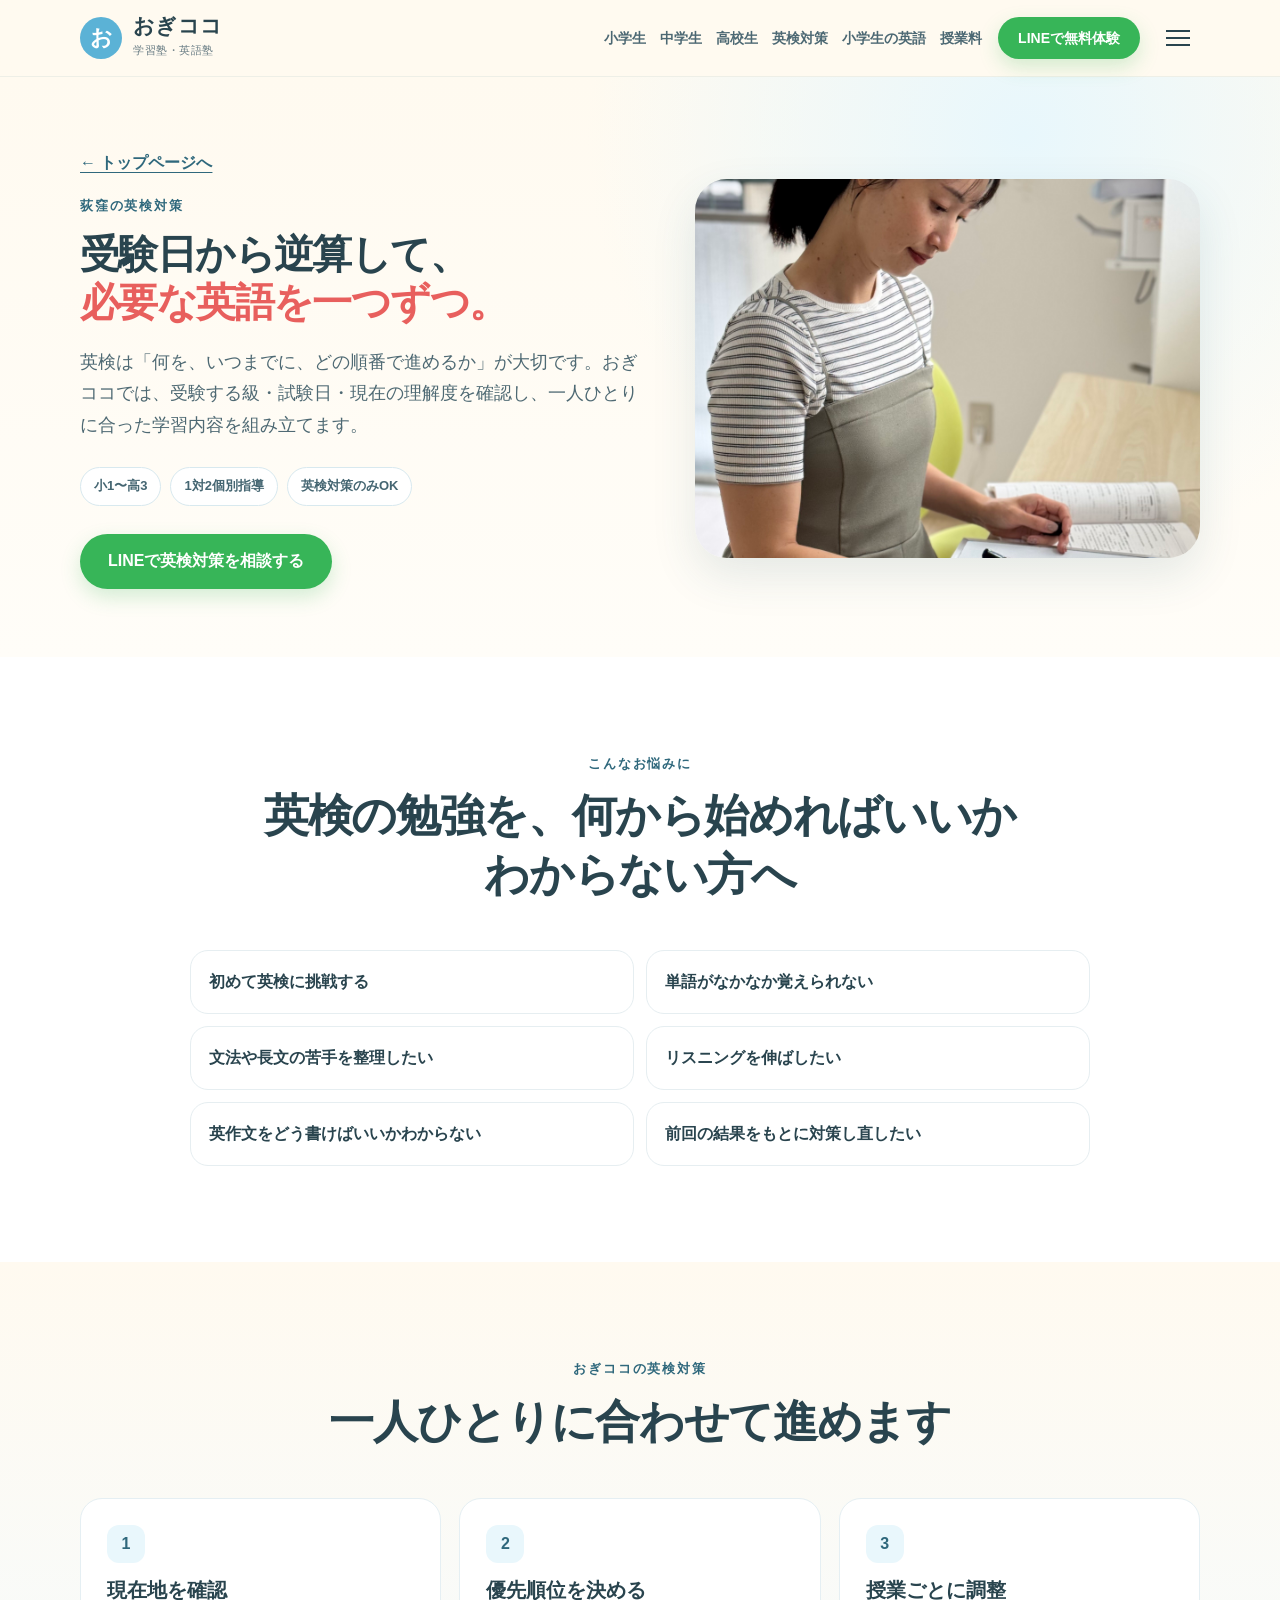
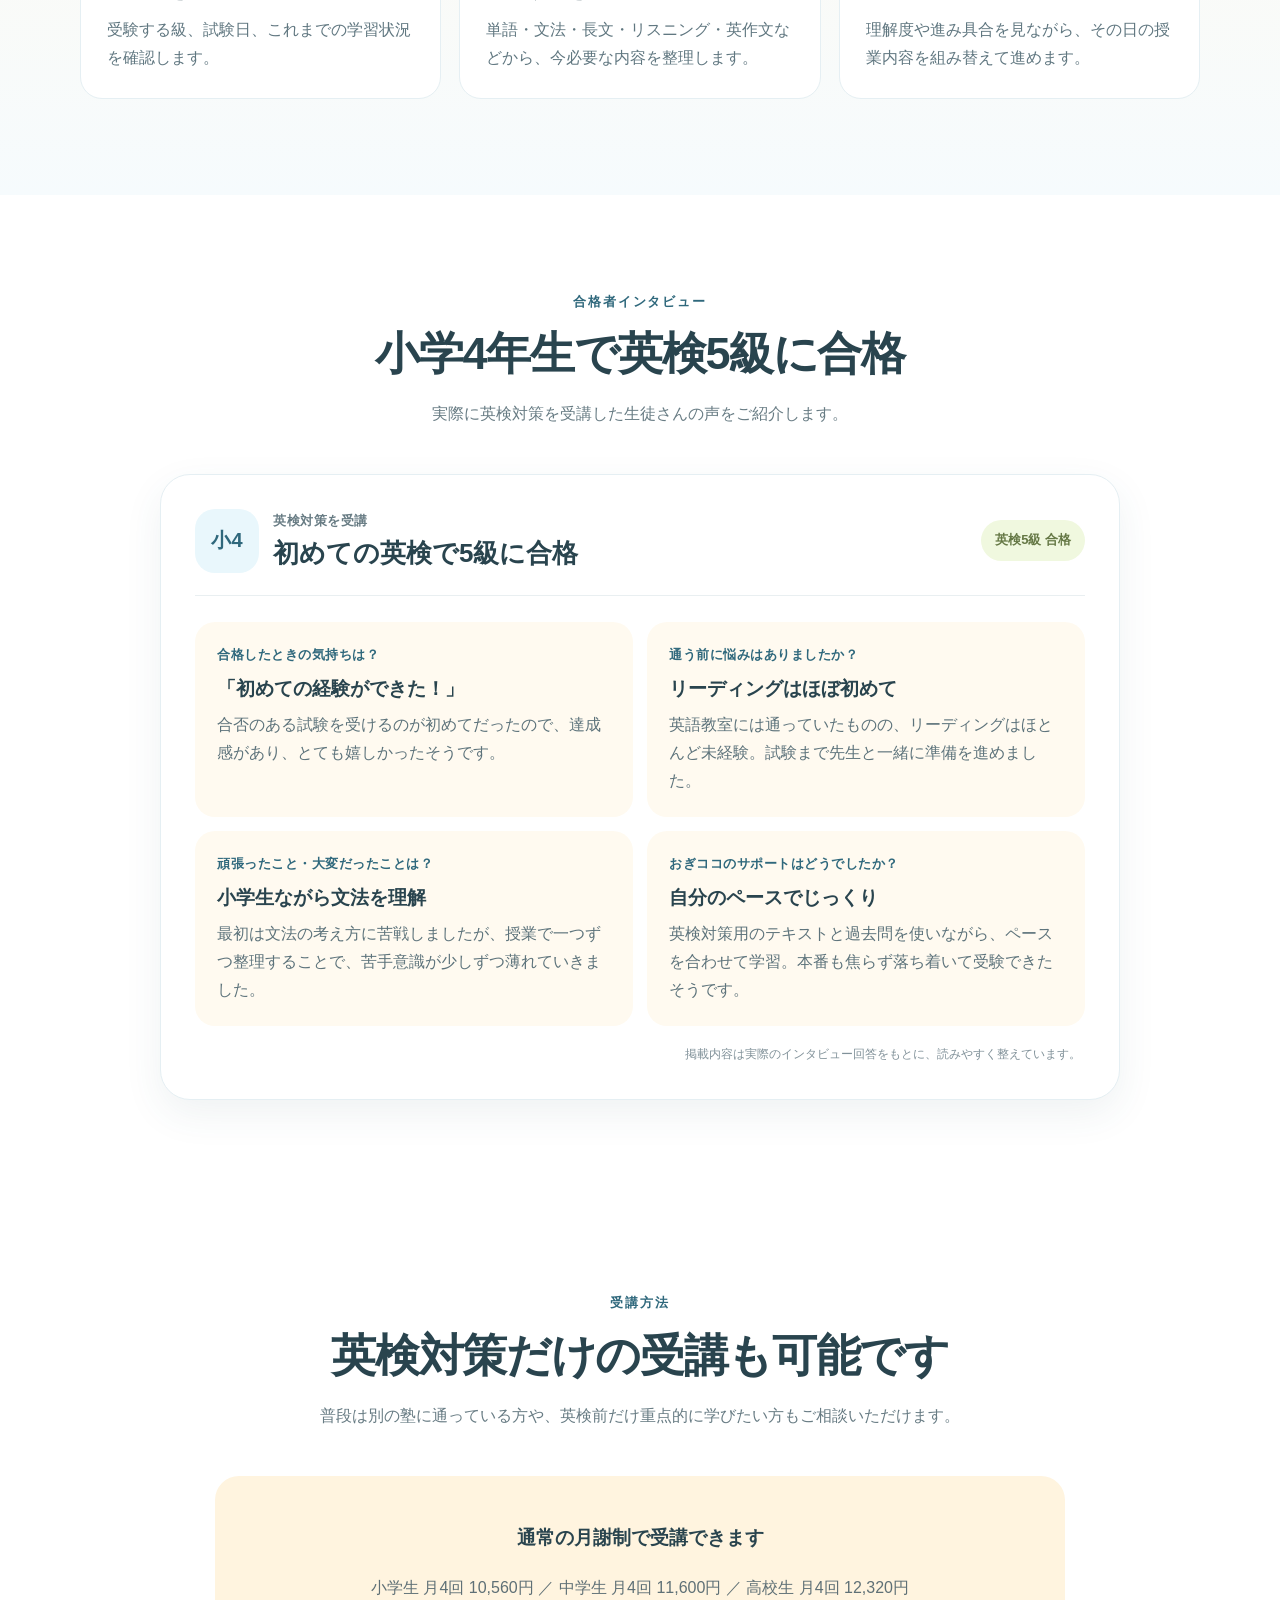
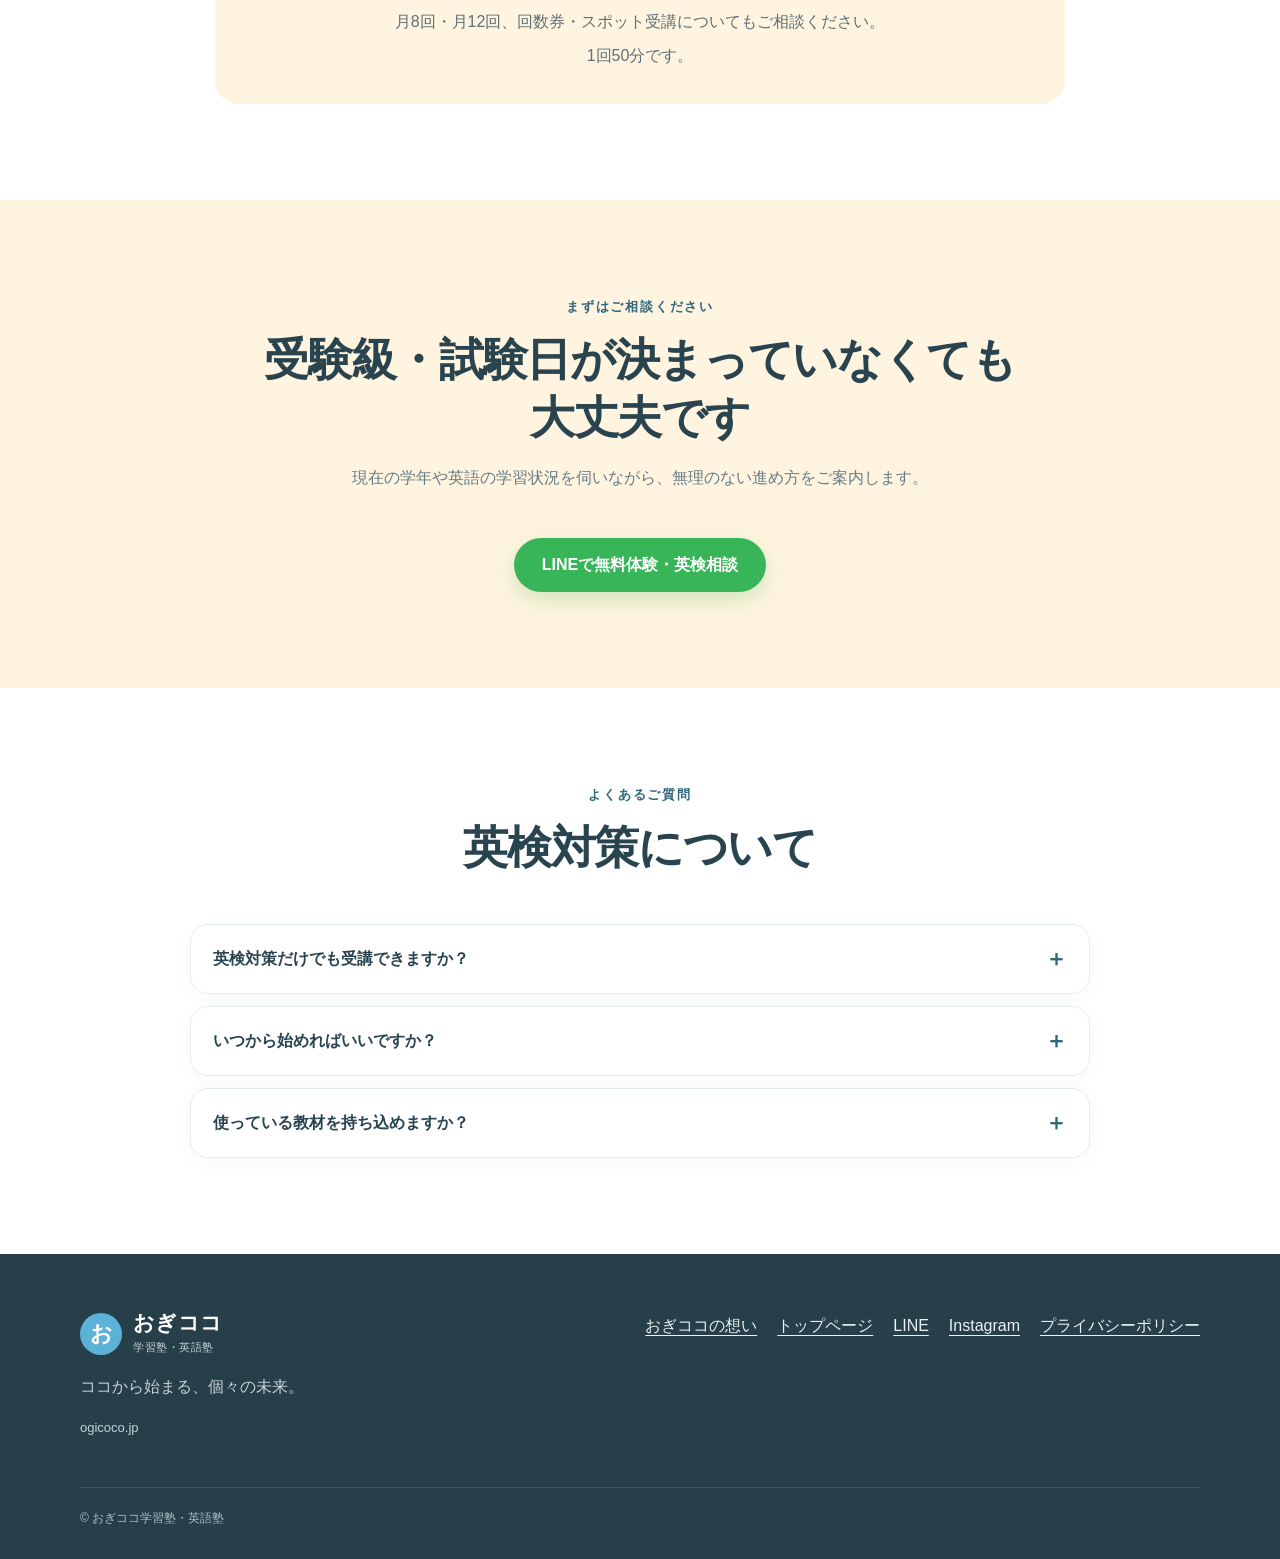
<file: eiken.html>
<!doctype html>
<html lang="ja">
<head>
  <meta charset="utf-8" />
  <meta name="viewport" content="width=device-width, initial-scale=1" />
  <title>荻窪の英検対策｜小学生・中学生・高校生｜おぎココ学習塾・英語塾</title>
  <meta name="description" content="杉並区荻窪3丁目のおぎココ学習塾・英語塾の英検対策。受験日程と現在の理解度に合わせて、単語・文法・長文・リスニング・英作文など必要な内容を個別にプランニング。英検対策のみの受講も可能です。" />
  <meta name="theme-color" content="#fffaf0" />
  <link rel="canonical" href="https://www.ogicoco.jp/eiken" />
  <meta property="og:type" content="website" />
  <meta property="og:locale" content="ja_JP" />
  <meta property="og:site_name" content="おぎココ学習塾・英語塾" />
  <meta property="og:title" content="荻窪の英検対策｜おぎココ学習塾・英語塾" />
  <meta property="og:description" content="受験日から逆算して、一人ひとりに必要な英検対策を組み立てます。英検対策のみの受講も可能です。" />
  <meta property="og:url" content="https://www.ogicoco.jp/eiken" />
  <meta property="og:image" content="https://www.ogicoco.jp/ogp.jpg" />
  <meta name="twitter:card" content="summary_large_image" />
  <link rel="icon" href="favicon.png" />
  <link rel="apple-touch-icon" href="favicon.png" />
  <link rel="stylesheet" href="/styles.css?v=20261126-3" />
  <script defer src="/script.js?v=20261126-3"></script>
  <style>
    .subpage-hero{padding:72px 0 68px;background:radial-gradient(circle at 80% 10%,#e8f7fc 0,transparent 38%),linear-gradient(180deg,#fffaf0,#fffdf8)}
    .subpage-grid{display:grid;grid-template-columns:1.05fr .95fr;gap:56px;align-items:center}
    .subpage-hero h1{font-size:clamp(36px,3.1vw,48px);line-height:1.22;margin:0 0 20px;letter-spacing:-.04em}
    .subpage-hero h1 .headline-line{display:block;white-space:nowrap}
    .subpage-hero h1 em{font-style:normal;color:var(--red)}
    .subpage-hero .lead{font-size:18px;color:#4e6973;margin:0 0 26px}
    .subpage-photo img{width:100%;aspect-ratio:4/3;object-fit:cover;object-position:center 46%;border-radius:32px;box-shadow:var(--shadow)}
    .simple-grid{display:grid;grid-template-columns:repeat(3,1fr);gap:18px}
    .simple-card{background:#fff;border:1px solid #e5eff3;border-radius:22px;padding:26px}
    .simple-card h3{margin:10px 0 8px;font-size:20px}
    .simple-card p{margin:0;color:#607780}
    .number-pill{display:inline-grid;place-items:center;width:38px;height:38px;border-radius:12px;background:var(--blue-pale);color:var(--blue-dark);font-weight:900}
    .eiken-list{display:grid;grid-template-columns:1fr 1fr;gap:12px;max-width:900px;margin:0 auto}
    .eiken-list div{background:#fff;border:1px solid #e6eef1;border-radius:18px;padding:17px 18px;font-weight:800}
    .testimonial-wrap{max-width:960px;margin:0 auto}
    .testimonial-card{background:#fff;border:1px solid #e5eff3;border-radius:30px;padding:34px;box-shadow:0 14px 38px rgba(45,92,108,.08)}
    .testimonial-head{display:flex;align-items:center;justify-content:space-between;gap:20px;margin-bottom:26px;padding-bottom:22px;border-bottom:1px solid #e9eff1}
    .testimonial-student{display:flex;align-items:center;gap:14px}
    .testimonial-badge{display:grid;place-items:center;width:64px;height:64px;border-radius:20px;background:var(--blue-pale);color:var(--blue-dark);font-size:20px;font-weight:900}
    .testimonial-student p{margin:0;color:var(--muted);font-size:13px;font-weight:800;letter-spacing:.04em}
    .testimonial-student h3{margin:3px 0 0;font-size:26px;line-height:1.35}
    .testimonial-result{padding:9px 14px;border-radius:999px;background:#f0f8df;color:#657845;font-weight:900;font-size:13px;white-space:nowrap}
    .testimonial-grid{display:grid;grid-template-columns:1fr 1fr;gap:14px}
    .testimonial-item{padding:22px;border-radius:20px;background:var(--bg)}
    .testimonial-item .q{margin:0 0 8px;color:var(--blue-dark);font-size:13px;font-weight:900;letter-spacing:.04em}
    .testimonial-item h4{margin:0 0 8px;font-size:19px;line-height:1.5}
    .testimonial-item p{margin:0;color:#5d737b}
    .testimonial-note{margin:18px 4px 0;color:#809199;font-size:12px;text-align:right}
    .price-note{max-width:850px;margin:0 auto;background:var(--cream);border-radius:24px;padding:28px;text-align:center}
    .price-note p{margin:6px 0;color:#5f7076}
    .subpage-back{display:inline-block;margin-bottom:18px;color:var(--blue-dark);font-weight:800;text-underline-offset:4px}
    @media(max-width:900px){.subpage-grid{grid-template-columns:1fr;gap:34px}.simple-grid{grid-template-columns:1fr}.eiken-list{grid-template-columns:1fr}.subpage-hero{padding:48px 0 58px}.testimonial-grid{grid-template-columns:1fr}}
    @media(max-width:560px){.subpage-hero h1{font-size:clamp(34px,10vw,44px)}.subpage-hero h1 .headline-line{white-space:normal}.testimonial-card{padding:22px 18px}.testimonial-head{align-items:flex-start;flex-direction:column}.testimonial-student h3{font-size:22px}.testimonial-result{align-self:flex-start}.testimonial-item{padding:18px}}
  </style>
</head>
<body>
  <header class="site-header" id="top"><div class="container header-inner"><a class="brand" href="/" aria-label="おぎココ学習塾・英語塾 トップ"><span class="brand-mark" aria-hidden="true">お</span><span><span class="brand-main">おぎココ</span><span class="brand-sub">学習塾・英語塾</span></span></a><nav class="desktop-nav" aria-label="メインナビゲーション"><a href="/elementary">小学生</a><a href="/junior-high">中学生</a><a href="/high-school">高校生</a><a href="/eiken">英検対策</a><a href="/elementary/english">小学生の英語</a><a href="/price">授業料</a></nav><a class="btn btn-line header-cta" href="https://page.line.me/971ktbrj" target="_blank" rel="noopener noreferrer">LINEで無料体験</a><button class="menu-button" type="button" aria-label="メニューを開く" aria-controls="site-menu" aria-expanded="false"><span></span><span></span><span></span></button></div><nav id="site-menu" class="mobile-menu service-menu" aria-label="サイトメニュー" hidden><a href="/elementary">小学生の個別指導</a><a href="/junior-high">中学生の個別指導</a><a href="/high-school">高校生の英語指導</a><a href="/eiken">英検対策</a><a href="/elementary/english">小学生の英語</a><a href="/price">授業料・通塾プラン</a><details class="nav-group"><summary>おぎココを知る</summary><div class="nav-sub"><a href="/philosophy">指導方針・教育理念・特徴</a><a href="/teacher">代表講師紹介</a><a href="/classroom">教室・授業の様子</a><a href="/tablet">タブレット学習</a></div></details><details class="nav-group"><summary>入塾について</summary><div class="nav-sub"><a href="/admission">無料体験の流れ</a><a href="/admission#schedule">授業時間</a><a href="/admission#faq">よくあるご質問</a></div></details><a href="/classroom#access">アクセス</a></nav></header>

  <main>
    <section class="subpage-hero">
      <div class="container subpage-grid">
        <div>
          <a class="subpage-back" href="/">← トップページへ</a>
          <p class="eyebrow">荻窪の英検対策</p>
          <h1><span class="headline-line">受験日から逆算して、</span><em class="headline-line">必要な英語を一つずつ。</em></h1>
          <p class="lead">英検は「何を、いつまでに、どの順番で進めるか」が大切です。おぎココでは、受験する級・試験日・現在の理解度を確認し、一人ひとりに合った学習内容を組み立てます。</p>
          <div class="hero-badges"><span>小1〜高3</span><span>1対2個別指導</span><span>英検対策のみOK</span></div>
          <a class="btn btn-line btn-large" href="https://page.line.me/971ktbrj" target="_blank" rel="noopener noreferrer">LINEで英検対策を相談する</a>
        </div>
        <div class="subpage-photo"><img src="assets/images/teacher-lesson.jpg" alt="英語教材とホワイトボードを使って英語を指導する代表講師" /></div>
      </div>
    </section>

    <section class="section section-white">
      <div class="container">
        <div class="section-heading"><p class="eyebrow">こんなお悩みに</p><h2>英検の勉強を、何から始めればいいかわからない方へ</h2></div>
        <div class="eiken-list">
          <div>初めて英検に挑戦する</div><div>単語がなかなか覚えられない</div><div>文法や長文の苦手を整理したい</div><div>リスニングを伸ばしたい</div><div>英作文をどう書けばいいかわからない</div><div>前回の結果をもとに対策し直したい</div>
        </div>
      </div>
    </section>

    <section class="section support-section">
      <div class="container">
        <div class="section-heading"><p class="eyebrow">おぎココの英検対策</p><h2>一人ひとりに合わせて進めます</h2></div>
        <div class="simple-grid">
          <article class="simple-card"><span class="number-pill">1</span><h3>現在地を確認</h3><p>受験する級、試験日、これまでの学習状況を確認します。</p></article>
          <article class="simple-card"><span class="number-pill">2</span><h3>優先順位を決める</h3><p>単語・文法・長文・リスニング・英作文などから、今必要な内容を整理します。</p></article>
          <article class="simple-card"><span class="number-pill">3</span><h3>授業ごとに調整</h3><p>理解度や進み具合を見ながら、その日の授業内容を組み替えて進めます。</p></article>
        </div>
      </div>
    </section>

    <section class="section section-white">
      <div class="container testimonial-wrap">
        <div class="section-heading"><p class="eyebrow">合格者インタビュー</p><h2>小学4年生で英検5級に合格</h2><p>実際に英検対策を受講した生徒さんの声をご紹介します。</p></div>
        <article class="testimonial-card">
          <div class="testimonial-head">
            <div class="testimonial-student">
              <div class="testimonial-badge" aria-hidden="true">小4</div>
              <div><p>英検対策を受講</p><h3>初めての英検で5級に合格</h3></div>
            </div>
            <div class="testimonial-result">英検5級 合格</div>
          </div>
          <div class="testimonial-grid">
            <div class="testimonial-item">
              <p class="q">合格したときの気持ちは？</p>
              <h4>「初めての経験ができた！」</h4>
              <p>合否のある試験を受けるのが初めてだったので、達成感があり、とても嬉しかったそうです。</p>
            </div>
            <div class="testimonial-item">
              <p class="q">通う前に悩みはありましたか？</p>
              <h4>リーディングはほぼ初めて</h4>
              <p>英語教室には通っていたものの、リーディングはほとんど未経験。試験まで先生と一緒に準備を進めました。</p>
            </div>
            <div class="testimonial-item">
              <p class="q">頑張ったこと・大変だったことは？</p>
              <h4>小学生ながら文法を理解</h4>
              <p>最初は文法の考え方に苦戦しましたが、授業で一つずつ整理することで、苦手意識が少しずつ薄れていきました。</p>
            </div>
            <div class="testimonial-item">
              <p class="q">おぎココのサポートはどうでしたか？</p>
              <h4>自分のペースでじっくり</h4>
              <p>英検対策用のテキストと過去問を使いながら、ペースを合わせて学習。本番も焦らず落ち着いて受験できたそうです。</p>
            </div>
          </div>
          <p class="testimonial-note">掲載内容は実際のインタビュー回答をもとに、読みやすく整えています。</p>
        </article>
      </div>
    </section>

    <section class="section section-white">
      <div class="container">
        <div class="section-heading"><p class="eyebrow">受講方法</p><h2>英検対策だけの受講も可能です</h2><p>普段は別の塾に通っている方や、英検前だけ重点的に学びたい方もご相談いただけます。</p></div>
        <div class="price-note">
          <h3>通常の月謝制で受講できます</h3>
          <p>小学生 月4回 10,560円 ／ 中学生 月4回 11,600円 ／ 高校生 月4回 12,320円</p>
          <p>月8回・月12回、回数券・スポット受講についてもご相談ください。</p>
          <p>1回50分です。</p>
        </div>
      </div>
    </section>

    <section class="section timetable-section">
      <div class="container">
        <div class="section-heading"><p class="eyebrow">まずはご相談ください</p><h2>受験級・試験日が決まっていなくても大丈夫です</h2><p>現在の学年や英語の学習状況を伺いながら、無理のない進め方をご案内します。</p></div>
        <div style="text-align:center"><a class="btn btn-line btn-large" href="https://page.line.me/971ktbrj" target="_blank" rel="noopener noreferrer">LINEで無料体験・英検相談</a></div>
      </div>
    </section>

    <section class="section section-white">
      <div class="container faq-wrap">
        <div class="section-heading"><p class="eyebrow">よくあるご質問</p><h2>英検対策について</h2></div>
        <div class="faq-list">
          <details><summary>英検対策だけでも受講できますか？</summary><p>はい。英検対策のみの受講にも対応しています。</p></details>
          <details><summary>いつから始めればいいですか？</summary><p>現在の理解度や受験する級によって異なります。試験日が決まっている場合は、残り期間から逆算して学習内容をご提案します。</p></details>
          <details><summary>使っている教材を持ち込めますか？</summary><p>はい。現在使用している教材がある場合は、内容を確認しながら進めることもできます。</p></details>
        </div>
      </div>
    </section>
  </main>

  <footer class="footer">
    <div class="container footer-grid">
      <div><a class="brand footer-brand" href="/"><span class="brand-mark" aria-hidden="true">お</span><span><span class="brand-main">おぎココ</span><span class="brand-sub">学習塾・英語塾</span></span></a><p>ココから始まる、個々の未来。</p><p class="footer-domain">ogicoco.jp</p></div>
      <div class="footer-links"><a href="/philosophy">おぎココの想い</a><a href="/">トップページ</a><a href="https://page.line.me/971ktbrj" target="_blank" rel="noopener noreferrer">LINE</a><a href="https://www.instagram.com/ogicoco_english" target="_blank" rel="noopener noreferrer">Instagram</a><a href="/privacy">プライバシーポリシー</a></div>
    </div>
    <div class="container copyright">© おぎココ学習塾・英語塾</div>
  </footer>

  <div class="mobile-sticky"><a href="https://page.line.me/971ktbrj" target="_blank" rel="noopener noreferrer"><span>英検対策も受付中</span>LINEで相談する</a></div>
</body>
</html>
</file>
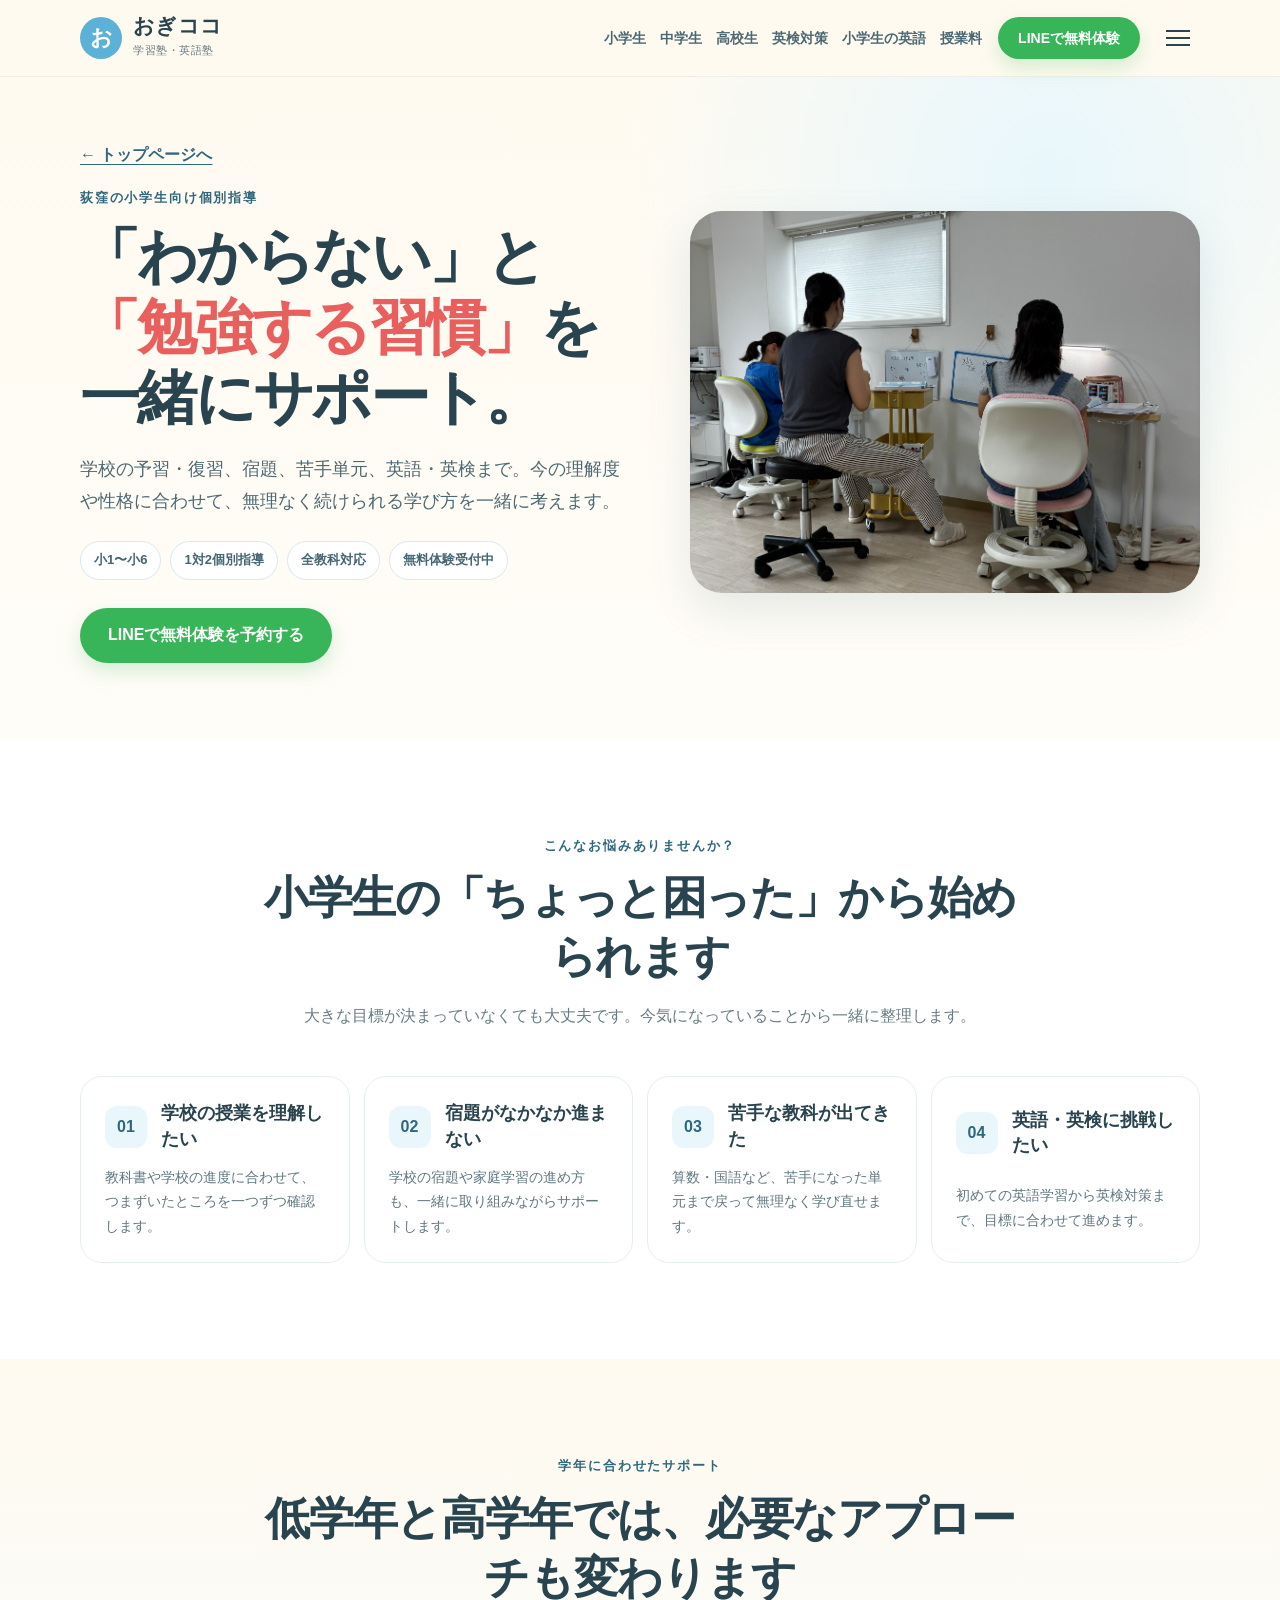
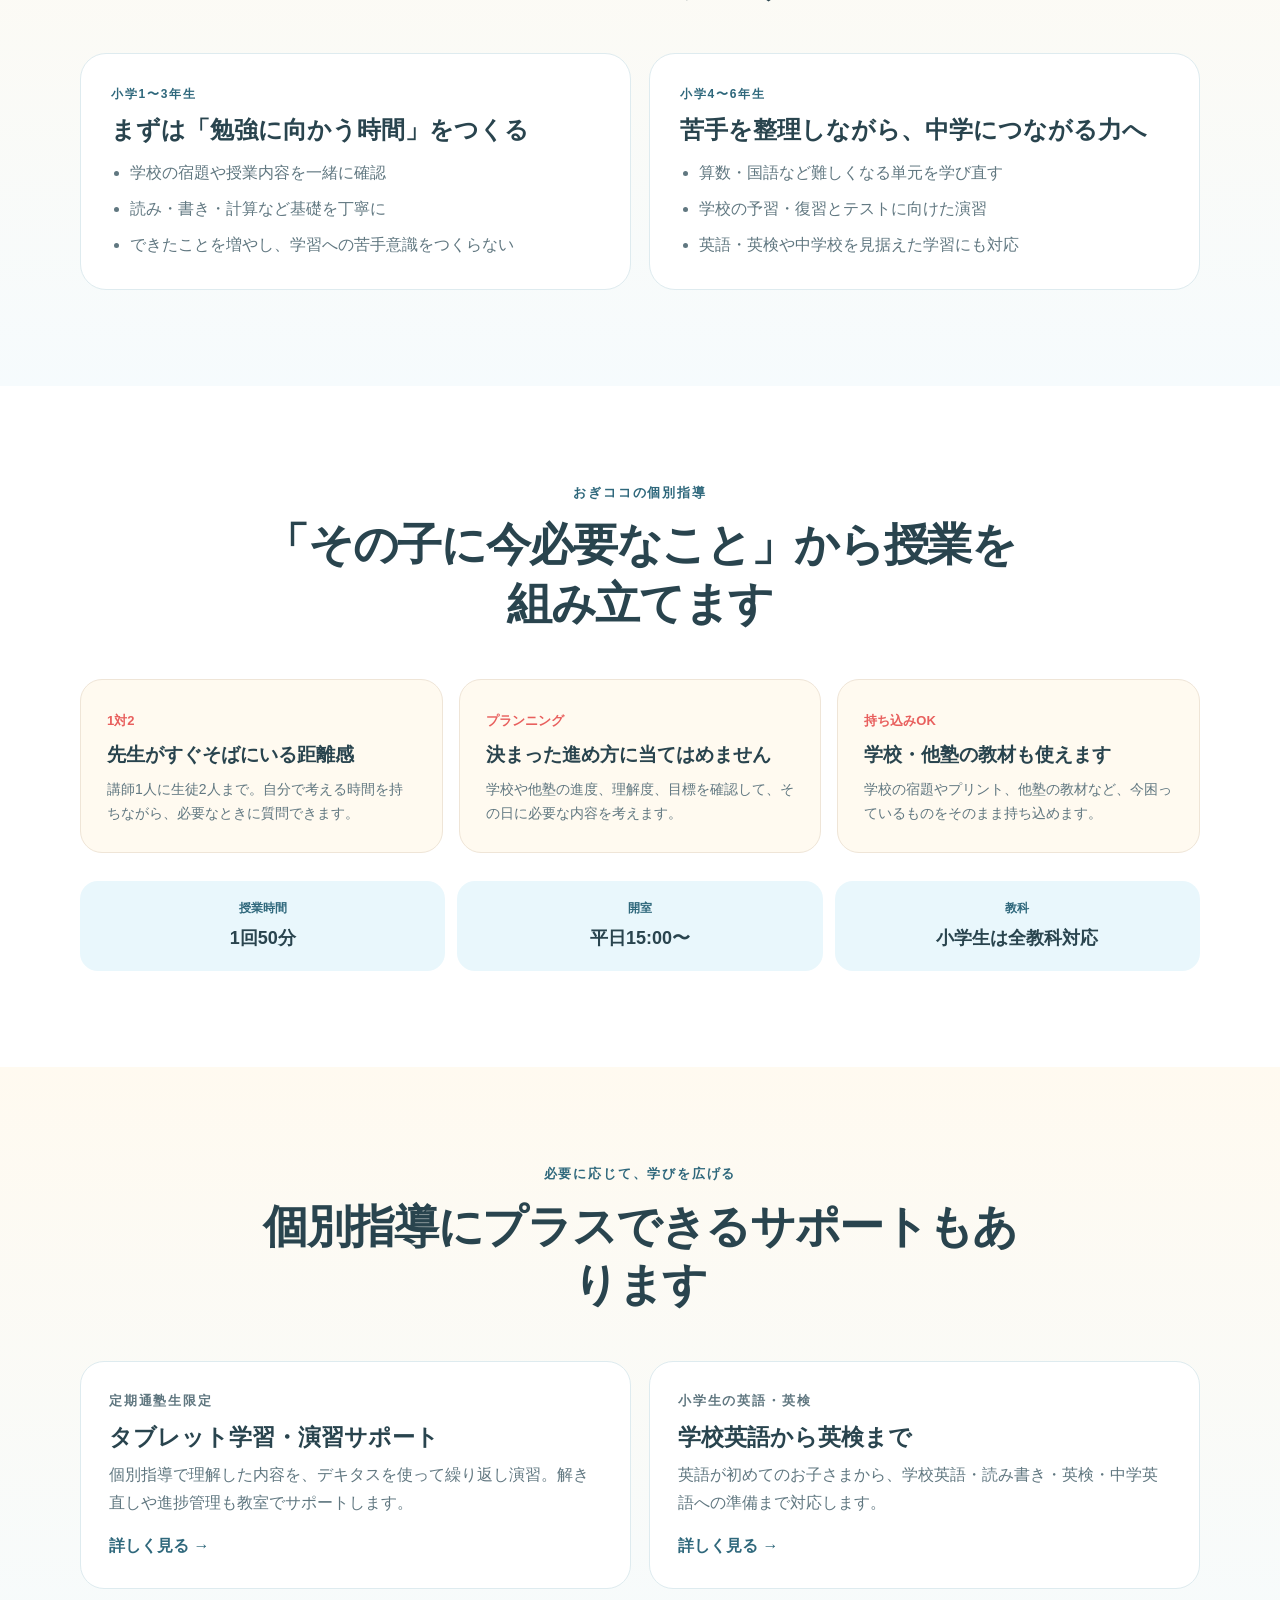
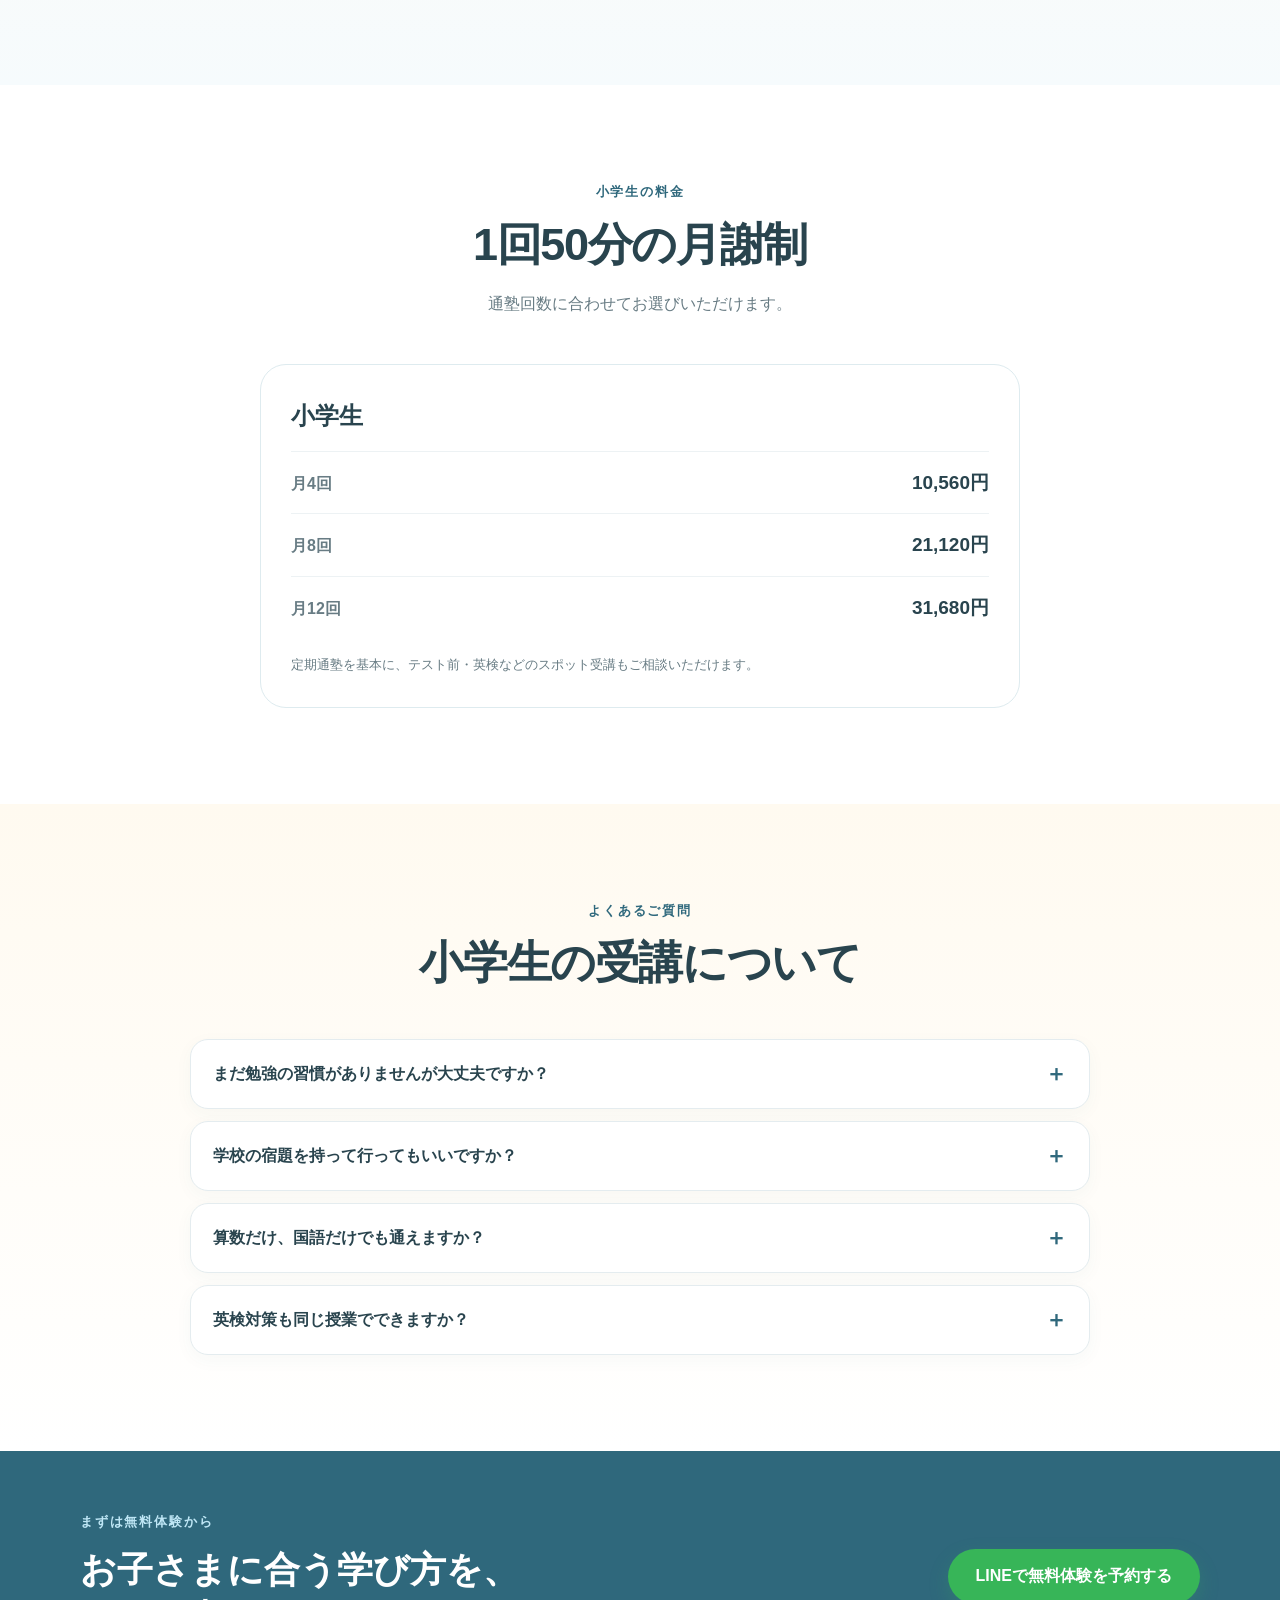
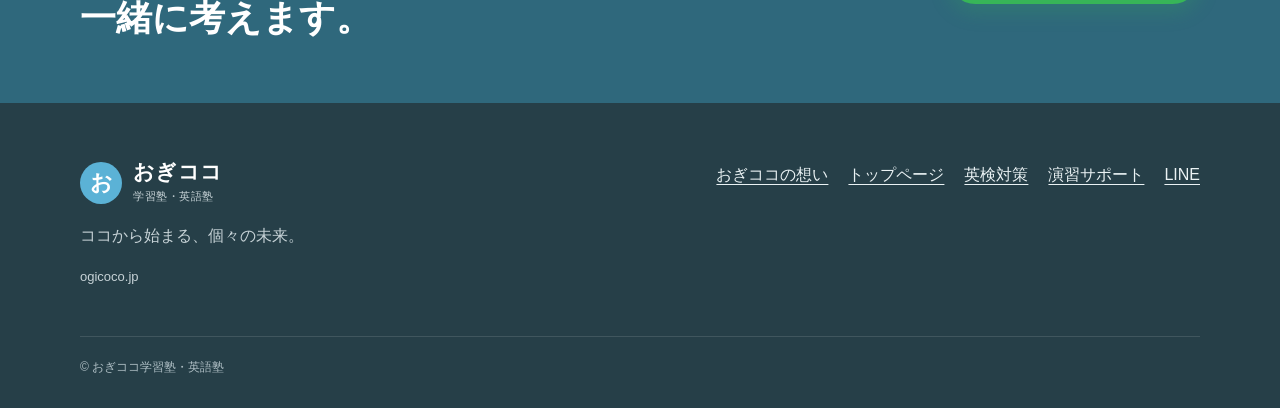
<file: elementary.html>
<!doctype html>
<html lang="ja">
<head>
  <meta charset="utf-8" />
  <meta name="viewport" content="width=device-width, initial-scale=1" />
  <title>荻窪の小学生向け個別指導｜おぎココ学習塾・英語塾</title>
  <meta name="description" content="杉並区荻窪3丁目の小学生向け個別指導。学校の予習・復習、宿題、苦手単元、学習習慣、英語・英検まで、1対2で一人ひとりに合わせてサポートします。無料体験受付中。" />
  <meta name="theme-color" content="#fffaf0" />
  <link rel="canonical" href="https://www.ogicoco.jp/elementary" />
  <meta property="og:type" content="website" />
  <meta property="og:locale" content="ja_JP" />
  <meta property="og:site_name" content="おぎココ学習塾・英語塾" />
  <meta property="og:title" content="荻窪の小学生向け個別指導｜おぎココ学習塾・英語塾" />
  <meta property="og:description" content="学校の予習・復習、宿題、苦手克服、英語・英検まで。小学生の今に合わせて学び方を一緒に考えます。" />
  <meta property="og:url" content="https://www.ogicoco.jp/elementary" />
  <meta property="og:image" content="https://www.ogicoco.jp/ogp.jpg" />
  <meta property="og:image:alt" content="おぎココ学習塾・英語塾" />
  <meta name="twitter:card" content="summary_large_image" />
  <link rel="icon" href="favicon.png" />
  <link rel="apple-touch-icon" href="favicon.png" />
  <link rel="stylesheet" href="/styles.css?v=20261126-3" />
  <script defer src="/script.js?v=20261126-3"></script>
  <script type="application/ld+json">
  {
    "@context": "https://schema.org",
    "@graph": [
      {
        "@type": "EducationalOrganization",
        "name": "おぎココ学習塾・英語塾",
        "url": "https://www.ogicoco.jp/",
        "email": "ogicoco.english@gmail.com",
        "address": {
          "@type": "PostalAddress",
          "postalCode": "167-0051",
          "addressRegion": "東京都",
          "addressLocality": "杉並区",
          "streetAddress": "荻窪3-41-24 和興ビル301",
          "addressCountry": "JP"
        }
      },
      {
        "@type": "WebPage",
        "name": "荻窪の小学生向け個別指導",
        "url": "https://www.ogicoco.jp/elementary",
        "isPartOf": {"@id": "https://www.ogicoco.jp/"}
      },
      {
        "@type": "BreadcrumbList",
        "itemListElement": [
          {"@type": "ListItem","position": 1,"name": "ホーム","item": "https://www.ogicoco.jp/"},
          {"@type": "ListItem","position": 2,"name": "小学生向け個別指導","item": "https://www.ogicoco.jp/elementary"}
        ]
      }
    ]
  }
  </script>
  <style>
    .elementary-hero{padding:64px 0 76px;background:radial-gradient(circle at 82% 15%,#e8f7fc 0,transparent 36%),linear-gradient(180deg,#fffaf0,#fffdf8)}
    .elementary-hero-grid{display:grid;grid-template-columns:1.04fr .96fr;gap:58px;align-items:center}
    .subpage-back{display:inline-block;margin-bottom:18px;color:var(--blue-dark);font-weight:800;text-underline-offset:4px}
    .elementary-hero h1{font-size:clamp(38px,4.8vw,60px);line-height:1.18;margin:0 0 20px;letter-spacing:-.045em}
    .elementary-hero h1 em{font-style:normal;color:var(--red)}
    .elementary-hero .lead{font-size:18px;color:#4e6973;margin:0 0 24px}
    .elementary-hero-photo img{width:100%;aspect-ratio:4/3;object-fit:cover;object-position:center 40%;border-radius:32px;box-shadow:var(--shadow)}
    .concern-grid{display:grid;grid-template-columns:repeat(4,1fr);gap:14px}
    .concern-card{display:grid;grid-template-columns:42px minmax(0,1fr);column-gap:14px;row-gap:0;align-items:center;background:#fff;border:1px solid #e5eff3;border-radius:22px;padding:24px}
    .concern-card span{grid-column:1;grid-row:1;display:grid;place-items:center;width:42px;height:42px;border-radius:12px;background:var(--blue-pale);color:var(--blue-dark);font-weight:900;margin:0}
    .concern-card h3{grid-column:2;grid-row:1;font-size:18px;line-height:1.4;margin:0}
    .concern-card p{grid-column:1 / -1;grid-row:2;font-size:14px;color:#607780;margin:13px 0 0}
    .grade-grid{display:grid;grid-template-columns:1fr 1fr;gap:18px}
    .grade-card{border-radius:26px;padding:30px;background:#fff;border:1px solid #deebef}
    .grade-card .mini-label{margin:0 0 8px!important}
    .grade-card h3{font-size:24px;line-height:1.4;margin:0 0 12px}
    .grade-card ul{margin:0;padding-left:1.2em;color:#607780}
    .grade-card li+li{margin-top:8px}
    .method-grid{display:grid;grid-template-columns:repeat(3,1fr);gap:16px}
    .method-card{background:var(--bg);border:1px solid #efe5d7;border-radius:22px;padding:26px}
    .method-card b{display:inline-block;color:var(--red);font-size:13px;margin-bottom:8px}
    .method-card h3{font-size:19px;line-height:1.45;margin:0 0 8px}
    .method-card p{margin:0;color:#607780;font-size:14px}
    .related-grid{display:grid;grid-template-columns:1fr 1fr;gap:18px}
    .related-card{display:block;text-decoration:none;background:#fff;border:1px solid #deebef;border-radius:24px;padding:28px;transition:.2s}
    .related-card:hover{transform:translateY(-2px);box-shadow:var(--shadow)}
    .related-card .eyebrow{margin-bottom:8px}
    .related-card h3{font-size:23px;line-height:1.4;margin:0 0 8px}
    .related-card p{margin:0;color:#607780}
    .related-card .arrow{display:inline-block;margin-top:15px;color:var(--blue-dark);font-weight:900}
    .elementary-price{max-width:760px;margin:auto}
    .elementary-price-card{background:#fff;border:1px solid #deebef;border-radius:26px;padding:30px}
    .elementary-price-card h3{font-size:24px;margin:0 0 14px}
    .elementary-price-card .price-row{padding:14px 0}
    .elementary-note{font-size:13px;color:var(--muted);margin:16px 0 0}
    .quick-facts{display:grid;grid-template-columns:repeat(3,1fr);gap:12px;margin-top:28px}
    .quick-facts div{background:var(--blue-pale);border-radius:18px;padding:17px;text-align:center}
    .quick-facts span{display:block;font-size:12px;color:var(--blue-dark);font-weight:900}
    .quick-facts strong{display:block;font-size:18px;margin-top:4px}
    .elementary-faq{max-width:900px;margin:auto}
    @media(max-width:900px){
      .elementary-hero-grid{grid-template-columns:1fr;gap:34px}
      .elementary-hero-photo{max-width:620px}
      .concern-grid{grid-template-columns:1fr 1fr}
      .method-grid{grid-template-columns:1fr}
    }
    @media(max-width:600px){
      .elementary-hero{padding:42px 0 56px}
      .elementary-hero h1{font-size:38px}
      .elementary-hero .lead{font-size:16px;line-height:1.72}
      .concern-grid,.grade-grid,.related-grid,.quick-facts{grid-template-columns:1fr}
      .concern-card{grid-template-columns:42px minmax(0,1fr);column-gap:14px;padding:20px}
      .concern-card h3{font-size:19px;line-height:1.4}
      .concern-card p{margin-top:13px}
      .concern-card p,.method-card p{font-size:15px;line-height:1.68}
      .grade-card{padding:24px 21px}
      .grade-card h3{font-size:22px}
      .grade-card li{font-size:15px;line-height:1.68}
      .method-card{padding:22px 20px}
      .related-card{padding:23px 21px}
      .related-card h3{font-size:21px}
      .related-card p{font-size:15px;line-height:1.68}
      .elementary-price-card{padding:24px 21px}
    }
  </style>
</head>
<body>
  <header class="site-header" id="top"><div class="container header-inner"><a class="brand" href="/" aria-label="おぎココ学習塾・英語塾 トップ"><span class="brand-mark" aria-hidden="true">お</span><span><span class="brand-main">おぎココ</span><span class="brand-sub">学習塾・英語塾</span></span></a><nav class="desktop-nav" aria-label="メインナビゲーション"><a href="/elementary">小学生</a><a href="/junior-high">中学生</a><a href="/high-school">高校生</a><a href="/eiken">英検対策</a><a href="/elementary/english">小学生の英語</a><a href="/price">授業料</a></nav><a class="btn btn-line header-cta" href="https://page.line.me/971ktbrj" target="_blank" rel="noopener noreferrer">LINEで無料体験</a><button class="menu-button" type="button" aria-label="メニューを開く" aria-controls="site-menu" aria-expanded="false"><span></span><span></span><span></span></button></div><nav id="site-menu" class="mobile-menu service-menu" aria-label="サイトメニュー" hidden><a href="/elementary">小学生の個別指導</a><a href="/junior-high">中学生の個別指導</a><a href="/high-school">高校生の英語指導</a><a href="/eiken">英検対策</a><a href="/elementary/english">小学生の英語</a><a href="/price">授業料・通塾プラン</a><details class="nav-group"><summary>おぎココを知る</summary><div class="nav-sub"><a href="/philosophy">指導方針・教育理念・特徴</a><a href="/teacher">代表講師紹介</a><a href="/classroom">教室・授業の様子</a><a href="/tablet">タブレット学習</a></div></details><details class="nav-group"><summary>入塾について</summary><div class="nav-sub"><a href="/admission">無料体験の流れ</a><a href="/admission#schedule">授業時間</a><a href="/admission#faq">よくあるご質問</a></div></details><a href="/classroom#access">アクセス</a></nav></header>

  <main>
    <section class="elementary-hero">
      <div class="container elementary-hero-grid">
        <div>
          <a class="subpage-back" href="/">← トップページへ</a>
          <p class="eyebrow">荻窪の小学生向け個別指導</p>
          <h1>「わからない」と<br><em>「勉強する習慣」</em>を<br>一緒にサポート。</h1>
          <p class="lead">学校の予習・復習、宿題、苦手単元、英語・英検まで。今の理解度や性格に合わせて、無理なく続けられる学び方を一緒に考えます。</p>
          <div class="hero-badges"><span>小1〜小6</span><span>1対2個別指導</span><span>全教科対応</span><span>無料体験受付中</span></div>
          <a class="btn btn-line btn-large" href="https://page.line.me/971ktbrj" target="_blank" rel="noopener noreferrer">LINEで無料体験を予約する</a>
        </div>
        <div class="elementary-hero-photo"><img src="assets/images/students-studying.jpg" alt="おぎココ学習塾で小学生が学習している授業風景" /></div>
      </div>
    </section>

    <section class="section section-white">
      <div class="container">
        <div class="section-heading">
          <p class="eyebrow">こんなお悩みありませんか？</p>
          <h2>小学生の「ちょっと困った」から始められます</h2>
          <p>大きな目標が決まっていなくても大丈夫です。今気になっていることから一緒に整理します。</p>
        </div>
        <div class="concern-grid">
          <article class="concern-card"><span>01</span><h3>学校の授業を理解したい</h3><p>教科書や学校の進度に合わせて、つまずいたところを一つずつ確認します。</p></article>
          <article class="concern-card"><span>02</span><h3>宿題がなかなか進まない</h3><p>学校の宿題や家庭学習の進め方も、一緒に取り組みながらサポートします。</p></article>
          <article class="concern-card"><span>03</span><h3>苦手な教科が出てきた</h3><p>算数・国語など、苦手になった単元まで戻って無理なく学び直せます。</p></article>
          <article class="concern-card"><span>04</span><h3>英語・英検に挑戦したい</h3><p>初めての英語学習から英検対策まで、目標に合わせて進めます。</p></article>
        </div>
      </div>
    </section>

    <section class="section support-section">
      <div class="container">
        <div class="section-heading">
          <p class="eyebrow">学年に合わせたサポート</p>
          <h2>低学年と高学年では、必要なアプローチも変わります</h2>
        </div>
        <div class="grade-grid">
          <article class="grade-card">
            <p class="mini-label">小学1〜3年生</p>
            <h3>まずは「勉強に向かう時間」をつくる</h3>
            <ul>
              <li>学校の宿題や授業内容を一緒に確認</li>
              <li>読み・書き・計算など基礎を丁寧に</li>
              <li>できたことを増やし、学習への苦手意識をつくらない</li>
            </ul>
          </article>
          <article class="grade-card">
            <p class="mini-label">小学4〜6年生</p>
            <h3>苦手を整理しながら、中学につながる力へ</h3>
            <ul>
              <li>算数・国語など難しくなる単元を学び直す</li>
              <li>学校の予習・復習とテストに向けた演習</li>
              <li>英語・英検や中学校を見据えた学習にも対応</li>
            </ul>
          </article>
        </div>
      </div>
    </section>

    <section class="section section-white">
      <div class="container">
        <div class="section-heading">
          <p class="eyebrow">おぎココの個別指導</p>
          <h2>「その子に今必要なこと」から授業を組み立てます</h2>
        </div>
        <div class="method-grid">
          <article class="method-card"><b>1対2</b><h3>先生がすぐそばにいる距離感</h3><p>講師1人に生徒2人まで。自分で考える時間を持ちながら、必要なときに質問できます。</p></article>
          <article class="method-card"><b>プランニング</b><h3>決まった進め方に当てはめません</h3><p>学校や他塾の進度、理解度、目標を確認して、その日に必要な内容を考えます。</p></article>
          <article class="method-card"><b>持ち込みOK</b><h3>学校・他塾の教材も使えます</h3><p>学校の宿題やプリント、他塾の教材など、今困っているものをそのまま持ち込めます。</p></article>
        </div>
        <div class="quick-facts">
          <div><span>授業時間</span><strong>1回50分</strong></div>
          <div><span>開室</span><strong>平日15:00〜</strong></div>
          <div><span>教科</span><strong>小学生は全教科対応</strong></div>
        </div>
      </div>
    </section>

    <section class="section support-section">
      <div class="container">
        <div class="section-heading">
          <p class="eyebrow">必要に応じて、学びを広げる</p>
          <h2>個別指導にプラスできるサポートもあります</h2>
        </div>
        <div class="related-grid">
          <a class="related-card" href="/tablet">
            <p class="eyebrow">定期通塾生限定</p>
            <h3>タブレット学習・演習サポート</h3>
            <p>個別指導で理解した内容を、デキタスを使って繰り返し演習。解き直しや進捗管理も教室でサポートします。</p>
            <span class="arrow">詳しく見る →</span>
          </a>
          <a class="related-card" href="/elementary/english">
            <p class="eyebrow">小学生の英語・英検</p>
            <h3>学校英語から英検まで</h3>
            <p>英語が初めてのお子さまから、学校英語・読み書き・英検・中学英語への準備まで対応します。</p>
            <span class="arrow">詳しく見る →</span>
          </a>
        </div>
      </div>
    </section>

    <section class="section section-white">
      <div class="container elementary-price">
        <div class="section-heading">
          <p class="eyebrow">小学生の料金</p>
          <h2>1回50分の月謝制</h2>
          <p>通塾回数に合わせてお選びいただけます。</p>
        </div>
        <div class="elementary-price-card">
          <h3>小学生</h3>
          <div class="price-row"><span>月4回</span><strong>10,560円</strong></div>
          <div class="price-row"><span>月8回</span><strong>21,120円</strong></div>
          <div class="price-row"><span>月12回</span><strong>31,680円</strong></div>
          <p class="elementary-note">定期通塾を基本に、テスト前・英検などのスポット受講もご相談いただけます。</p>
        </div>
      </div>
    </section>

    <section class="section faq-section">
      <div class="container elementary-faq">
        <div class="section-heading"><p class="eyebrow">よくあるご質問</p><h2>小学生の受講について</h2></div>
        <div class="faq-list">
          <details><summary>まだ勉強の習慣がありませんが大丈夫ですか？</summary><p>はい。まずは決まった時間に学習することや、短い時間でも集中して取り組むことから始められます。</p></details>
          <details><summary>学校の宿題を持って行ってもいいですか？</summary><p>はい。学校の宿題やプリント、教科書などを持ち込んで一緒に進めることもできます。</p></details>
          <details><summary>算数だけ、国語だけでも通えますか？</summary><p>はい。苦手な教科だけの受講もできます。状況に応じて他教科を組み合わせることも可能です。</p></details>
          <details><summary>英検対策も同じ授業でできますか？</summary><p>はい。学校の学習と英検対策を組み合わせることもできます。受験日や目標級に合わせて内容をご提案します。</p></details>
        </div>
      </div>
    </section>

    <section class="cta-band">
      <div class="container cta-inner">
        <div><p class="eyebrow">まずは無料体験から</p><h2>お子さまに合う学び方を、<br>一緒に考えます。</h2></div>
        <a class="btn btn-line btn-large" href="https://page.line.me/971ktbrj" target="_blank" rel="noopener noreferrer">LINEで無料体験を予約する</a>
      </div>
    </section>
  </main>

  <footer class="footer">
    <div class="container footer-grid">
      <div><a class="brand footer-brand" href="/"><span class="brand-mark" aria-hidden="true">お</span><span><span class="brand-main">おぎココ</span><span class="brand-sub">学習塾・英語塾</span></span></a><p>ココから始まる、個々の未来。</p><p class="footer-domain">ogicoco.jp</p></div>
      <div class="footer-links"><a href="/philosophy">おぎココの想い</a><a href="/">トップページ</a><a href="/eiken">英検対策</a><a href="/tablet">演習サポート</a><a href="https://page.line.me/971ktbrj" target="_blank" rel="noopener noreferrer">LINE</a></div>
    </div>
    <div class="container copyright">© おぎココ学習塾・英語塾</div>
  </footer>

  <div class="mobile-sticky"><a href="https://page.line.me/971ktbrj" target="_blank" rel="noopener noreferrer"><span>無料体験受付中</span>LINEで予約する</a></div>
</body>
</html>
</file>
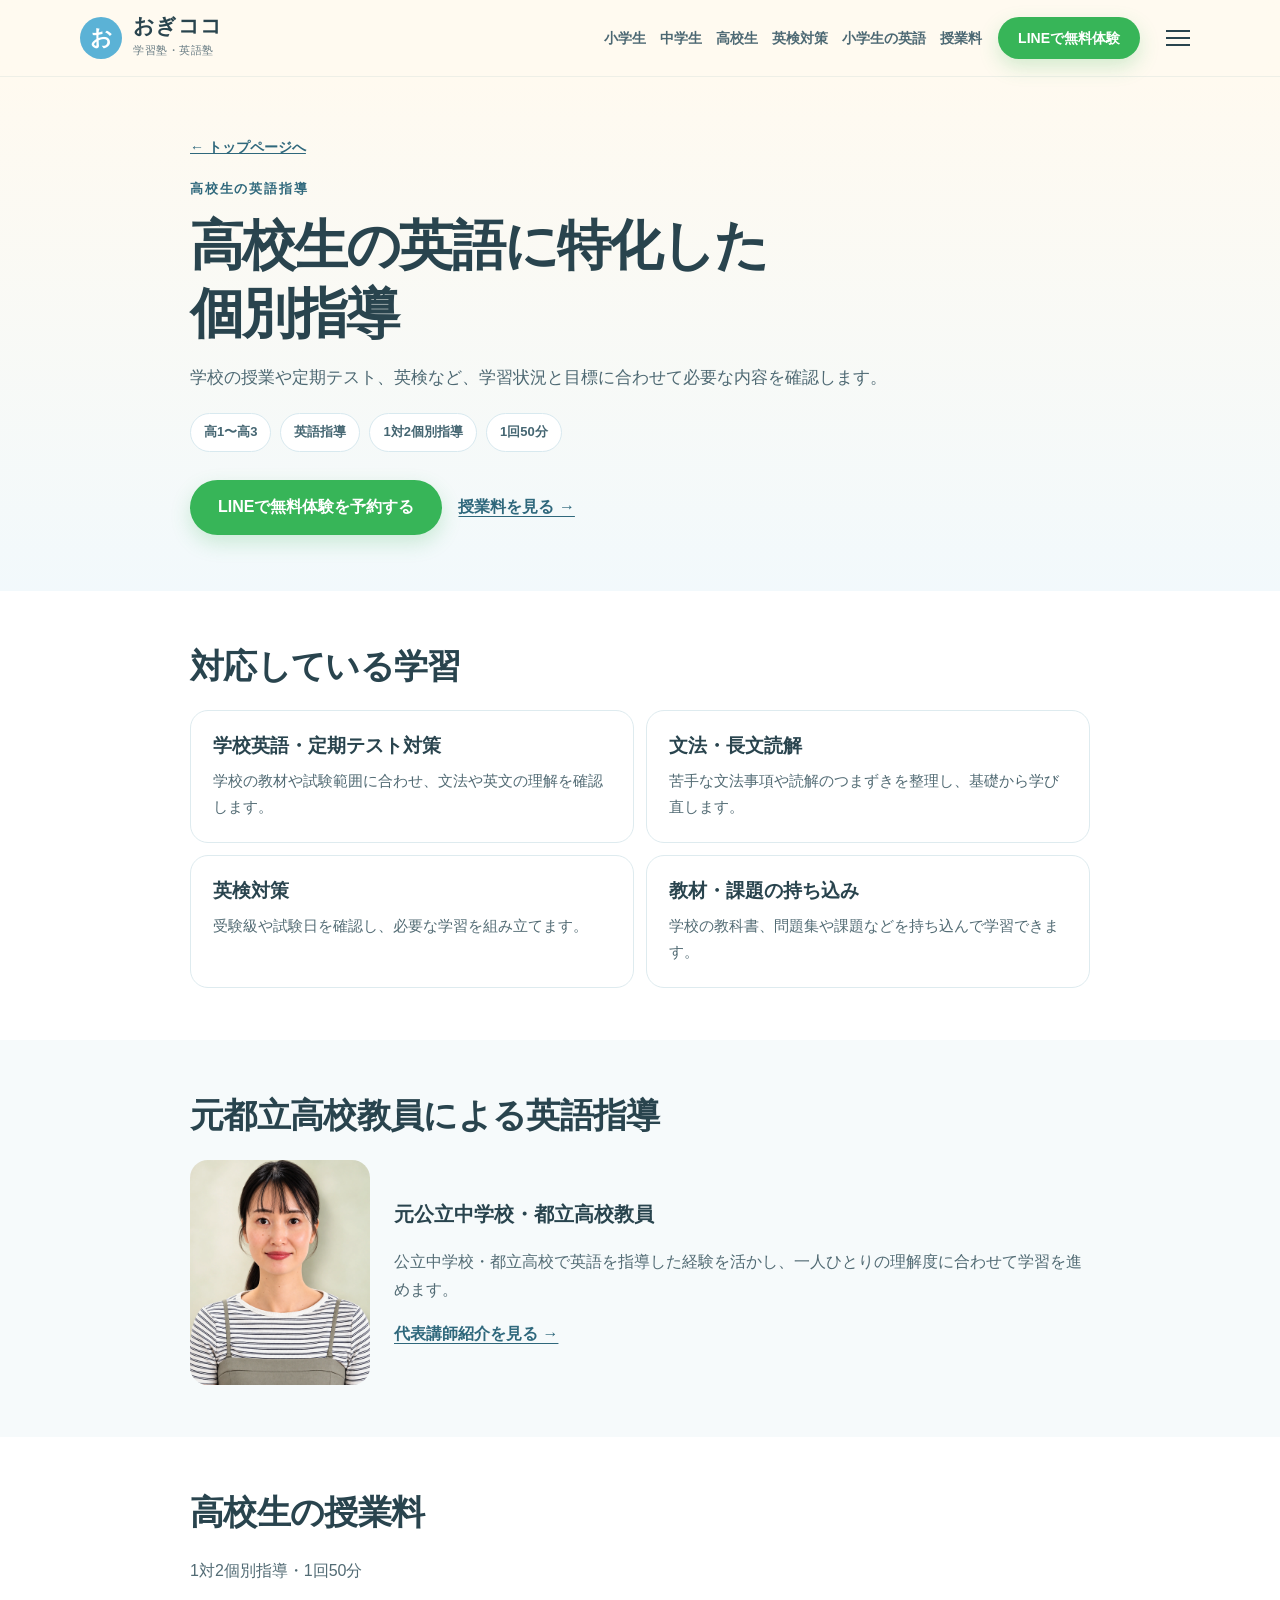
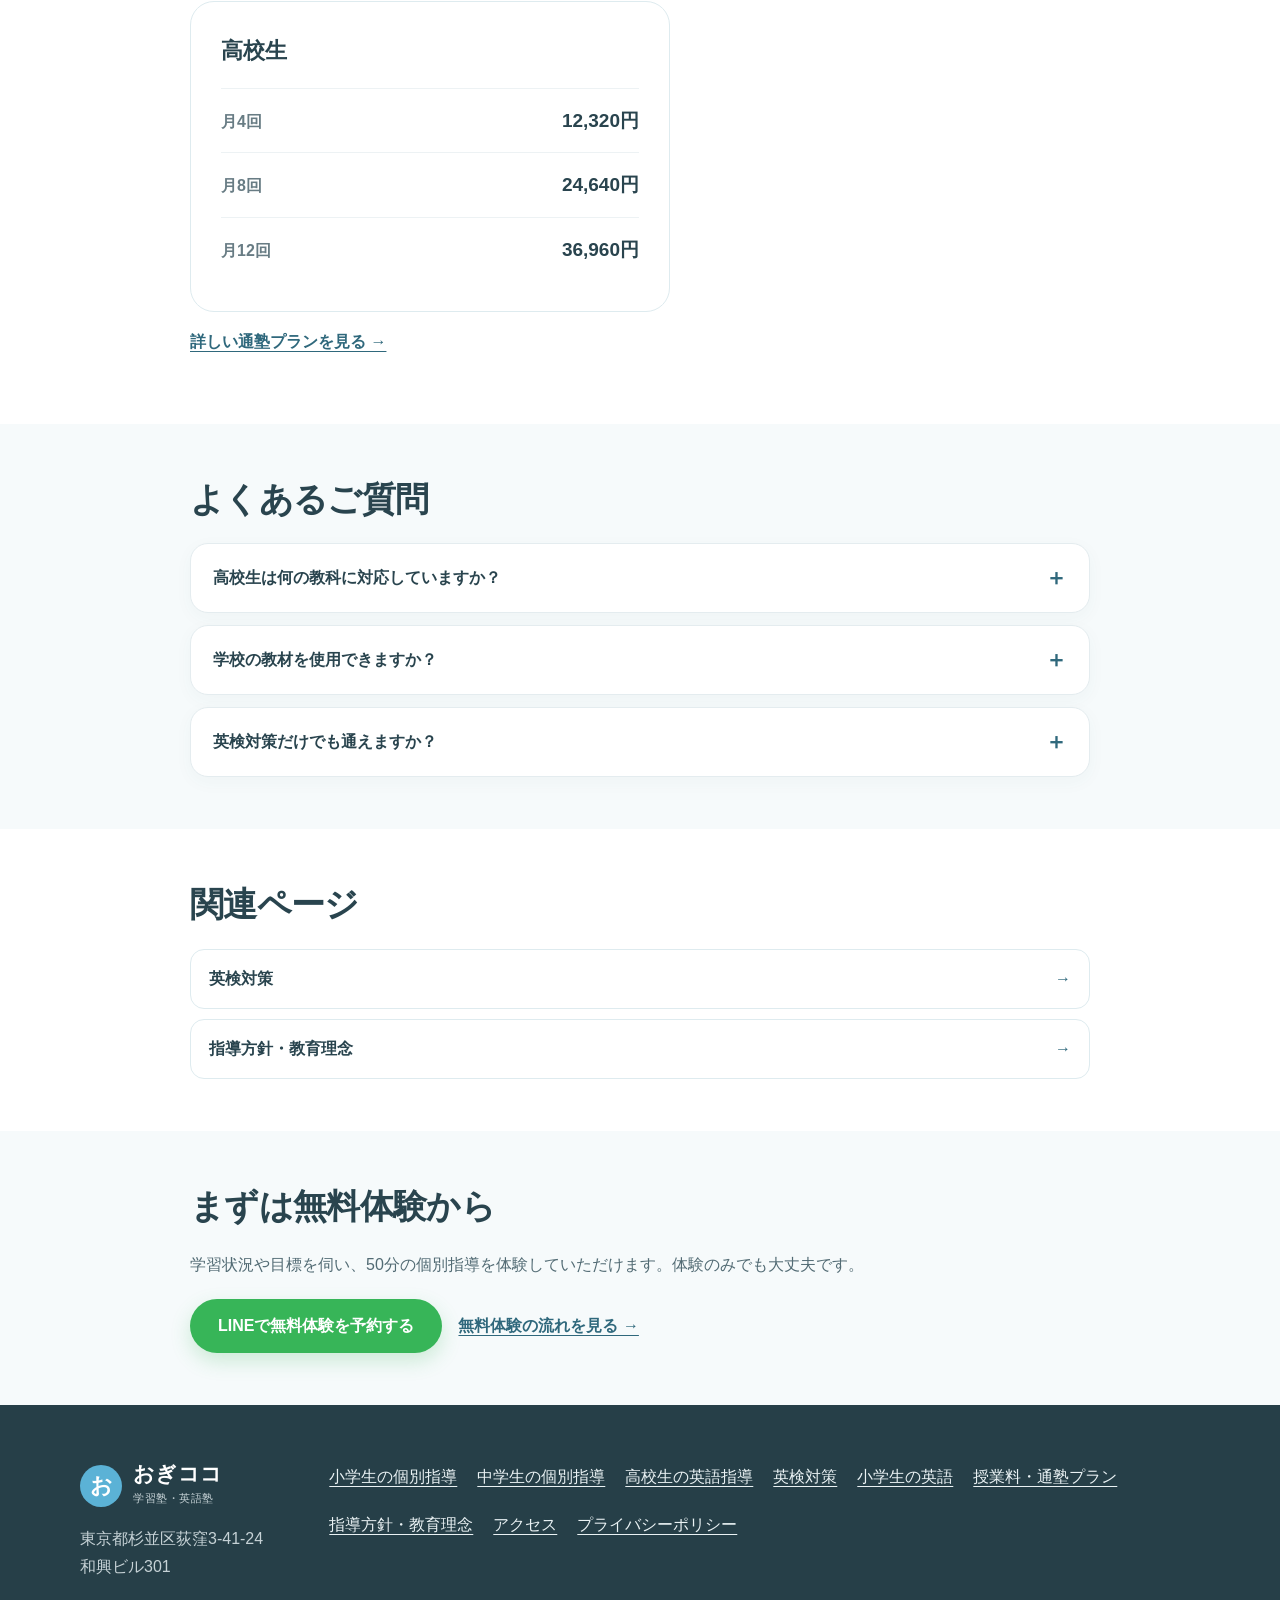
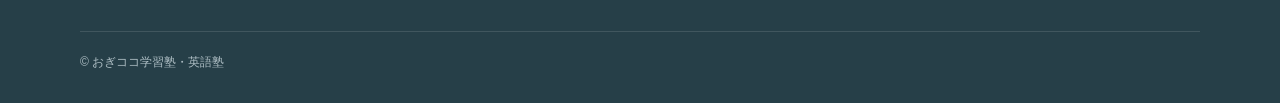
<file: high-school.html>
<!doctype html>
<html lang="ja"><head><meta charset="utf-8"><meta name="viewport" content="width=device-width, initial-scale=1"><title>荻窪の高校生向け英語個別指導｜おぎココ学習塾・英語塾</title><meta name="description" content="荻窪の高校生向け英語個別指導。学校英語、定期テスト、文法・読解、英検対策に対応。"><meta name="theme-color" content="#fffaf0"><link rel="canonical" href="https://www.ogicoco.jp/high-school"><link rel="icon" href="/favicon.png"><meta property="og:type" content="website"><meta property="og:locale" content="ja_JP"><meta property="og:site_name" content="おぎココ学習塾・英語塾"><meta property="og:title" content="荻窪の高校生向け英語個別指導｜おぎココ学習塾・英語塾"><meta property="og:description" content="荻窪の高校生向け英語個別指導。学校英語、定期テスト、文法・読解、英検対策に対応。"><meta property="og:url" content="https://www.ogicoco.jp/high-school"><meta property="og:image" content="https://www.ogicoco.jp/ogp.jpg"><meta name="twitter:card" content="summary_large_image"><link rel="stylesheet" href="/styles.css?v=20261126-3"><script defer src="/script.js?v=20261126-3"></script><script type="application/ld+json">{"@context":"https://schema.org","@graph":[{"@type":"WebPage","name":"荻窪の高校生向け英語個別指導","url":"https://www.ogicoco.jp/high-school"},{"@type":"BreadcrumbList","itemListElement":[{"@type":"ListItem","position":1,"name":"ホーム","item":"https://www.ogicoco.jp/"},{"@type":"ListItem","position":2,"name":"高校生の英語指導","item":"https://www.ogicoco.jp/high-school"}]}]}</script></head><body><a class="skip" href="#main">本文へ移動</a><header class="site-header" id="top"><div class="container header-inner"><a class="brand" href="/" aria-label="おぎココ学習塾・英語塾 トップ"><span class="brand-mark" aria-hidden="true">お</span><span><span class="brand-main">おぎココ</span><span class="brand-sub">学習塾・英語塾</span></span></a><nav class="desktop-nav" aria-label="メインナビゲーション"><a href="/elementary">小学生</a><a href="/junior-high">中学生</a><a href="/high-school">高校生</a><a href="/eiken">英検対策</a><a href="/elementary/english">小学生の英語</a><a href="/price">授業料</a></nav><a class="btn btn-line header-cta" href="https://page.line.me/971ktbrj" target="_blank" rel="noopener noreferrer">LINEで無料体験</a><button class="menu-button" type="button" aria-label="メニューを開く" aria-controls="site-menu" aria-expanded="false"><span></span><span></span><span></span></button></div><nav id="site-menu" class="mobile-menu service-menu" aria-label="サイトメニュー" hidden><a href="/elementary">小学生の個別指導</a><a href="/junior-high">中学生の個別指導</a><a href="/high-school">高校生の英語指導</a><a href="/eiken">英検対策</a><a href="/elementary/english">小学生の英語</a><a href="/price">授業料・通塾プラン</a><details class="nav-group"><summary>おぎココを知る</summary><div class="nav-sub"><a href="/philosophy">指導方針・教育理念・特徴</a><a href="/teacher">代表講師紹介</a><a href="/classroom">教室・授業の様子</a><a href="/tablet">タブレット学習</a></div></details><details class="nav-group"><summary>入塾について</summary><div class="nav-sub"><a href="/admission">無料体験の流れ</a><a href="/admission#schedule">授業時間</a><a href="/admission#faq">よくあるご質問</a></div></details><a href="/classroom#access">アクセス</a></nav></header><main id="main"><section class="service-hero"><div class="container service-wrap"><a class="subpage-back" href="/">← トップページへ</a><p class="eyebrow">高校生の英語指導</p><h1>高校生の英語に特化した<br>個別指導</h1><p class="service-lead">学校の授業や定期テスト、英検など、学習状況と目標に合わせて必要な内容を確認します。</p><div class="hero-badges"><span>高1〜高3</span><span>英語指導</span><span>1対2個別指導</span><span>1回50分</span></div><div class="service-actions"><a class="btn btn-line btn-large" href="https://page.line.me/971ktbrj" target="_blank" rel="noopener noreferrer">LINEで無料体験を予約する</a><a class="text-link" href="/price">授業料を見る →</a></div></div></section><section class="service-section"><div class="container service-wrap"><h2>対応している学習</h2><div class="service-card-grid"><article class="service-card"><h3>学校英語・定期テスト対策</h3><p>学校の教材や試験範囲に合わせ、文法や英文の理解を確認します。</p></article><article class="service-card"><h3>文法・長文読解</h3><p>苦手な文法事項や読解のつまずきを整理し、基礎から学び直します。</p></article><article class="service-card"><h3>英検対策</h3><p>受験級や試験日を確認し、必要な学習を組み立てます。</p></article><article class="service-card"><h3>教材・課題の持ち込み</h3><p>学校の教科書、問題集や課題などを持ち込んで学習できます。</p></article></div></div></section><section class="service-section service-section-tint"><div class="container service-wrap"><h2>元都立高校教員による英語指導</h2><div class="service-teacher"><img src="/assets/images/teacher-profile-hq.webp" width="960" height="1200" loading="lazy" alt="おぎココ代表講師 上田萌悦子"><div><h3>元公立中学校・都立高校教員</h3><p>公立中学校・都立高校で英語を指導した経験を活かし、一人ひとりの理解度に合わせて学習を進めます。</p><a class="text-link" href="/teacher">代表講師紹介を見る →</a></div></div></div></section><section class="service-section"><div class="container service-wrap"><h2>高校生の授業料</h2><p>1対2個別指導・1回50分</p><div class="service-one-price"><article class="price-card"><h3>高校生</h3><div class="price-row"><span>月4回</span><strong>12,320円</strong></div><div class="price-row"><span>月8回</span><strong>24,640円</strong></div><div class="price-row"><span>月12回</span><strong>36,960円</strong></div></article></div><p><a class="text-link" href="/price">詳しい通塾プランを見る →</a></p></div></section><section class="service-section service-section-tint"><div class="container service-wrap"><h2>よくあるご質問</h2><div class="faq-list"><details><summary>高校生は何の教科に対応していますか？</summary><p>高校生は英語の個別指導に対応しています。</p></details><details><summary>学校の教材を使用できますか？</summary><p>はい。教材や課題を持ち込んでいただけます。</p></details><details><summary>英検対策だけでも通えますか？</summary><p>はい。受験級や学習状況に合わせてご相談いただけます。</p></details></div></div></section><section class="service-section"><div class="container service-wrap"><h2>関連ページ</h2><div class="service-related"><a href="/eiken">英検対策<span aria-hidden="true">→</span></a><a href="/philosophy">指導方針・教育理念<span aria-hidden="true">→</span></a></div></div></section><section class="service-section service-section-tint"><div class="container service-wrap"><h2>まずは無料体験から</h2><p>学習状況や目標を伺い、50分の個別指導を体験していただけます。体験のみでも大丈夫です。</p><div class="service-actions"><a class="btn btn-line btn-large" href="https://page.line.me/971ktbrj" target="_blank" rel="noopener noreferrer">LINEで無料体験を予約する</a><a class="text-link" href="/admission">無料体験の流れを見る →</a></div></div></section></main><footer class="footer"><div class="container footer-grid"><div><a class="brand" href="/"><span class="brand-mark" aria-hidden="true">お</span><span><span class="brand-main">おぎココ</span><span class="brand-sub">学習塾・英語塾</span></span></a><p>東京都杉並区荻窪3-41-24 和興ビル301</p></div><div class="footer-links"><a href="/elementary">小学生の個別指導</a><a href="/junior-high">中学生の個別指導</a><a href="/high-school">高校生の英語指導</a><a href="/eiken">英検対策</a><a href="/elementary/english">小学生の英語</a><a href="/price">授業料・通塾プラン</a><a href="/philosophy">指導方針・教育理念</a><a href="/classroom#access">アクセス</a><a href="/privacy">プライバシーポリシー</a></div></div><div class="container copyright">© おぎココ学習塾・英語塾</div></footer><div class="mobile-sticky"><a href="https://page.line.me/971ktbrj" target="_blank" rel="noopener noreferrer"><span>無料体験受付中</span>LINEで予約する</a></div></body></html>
</file>
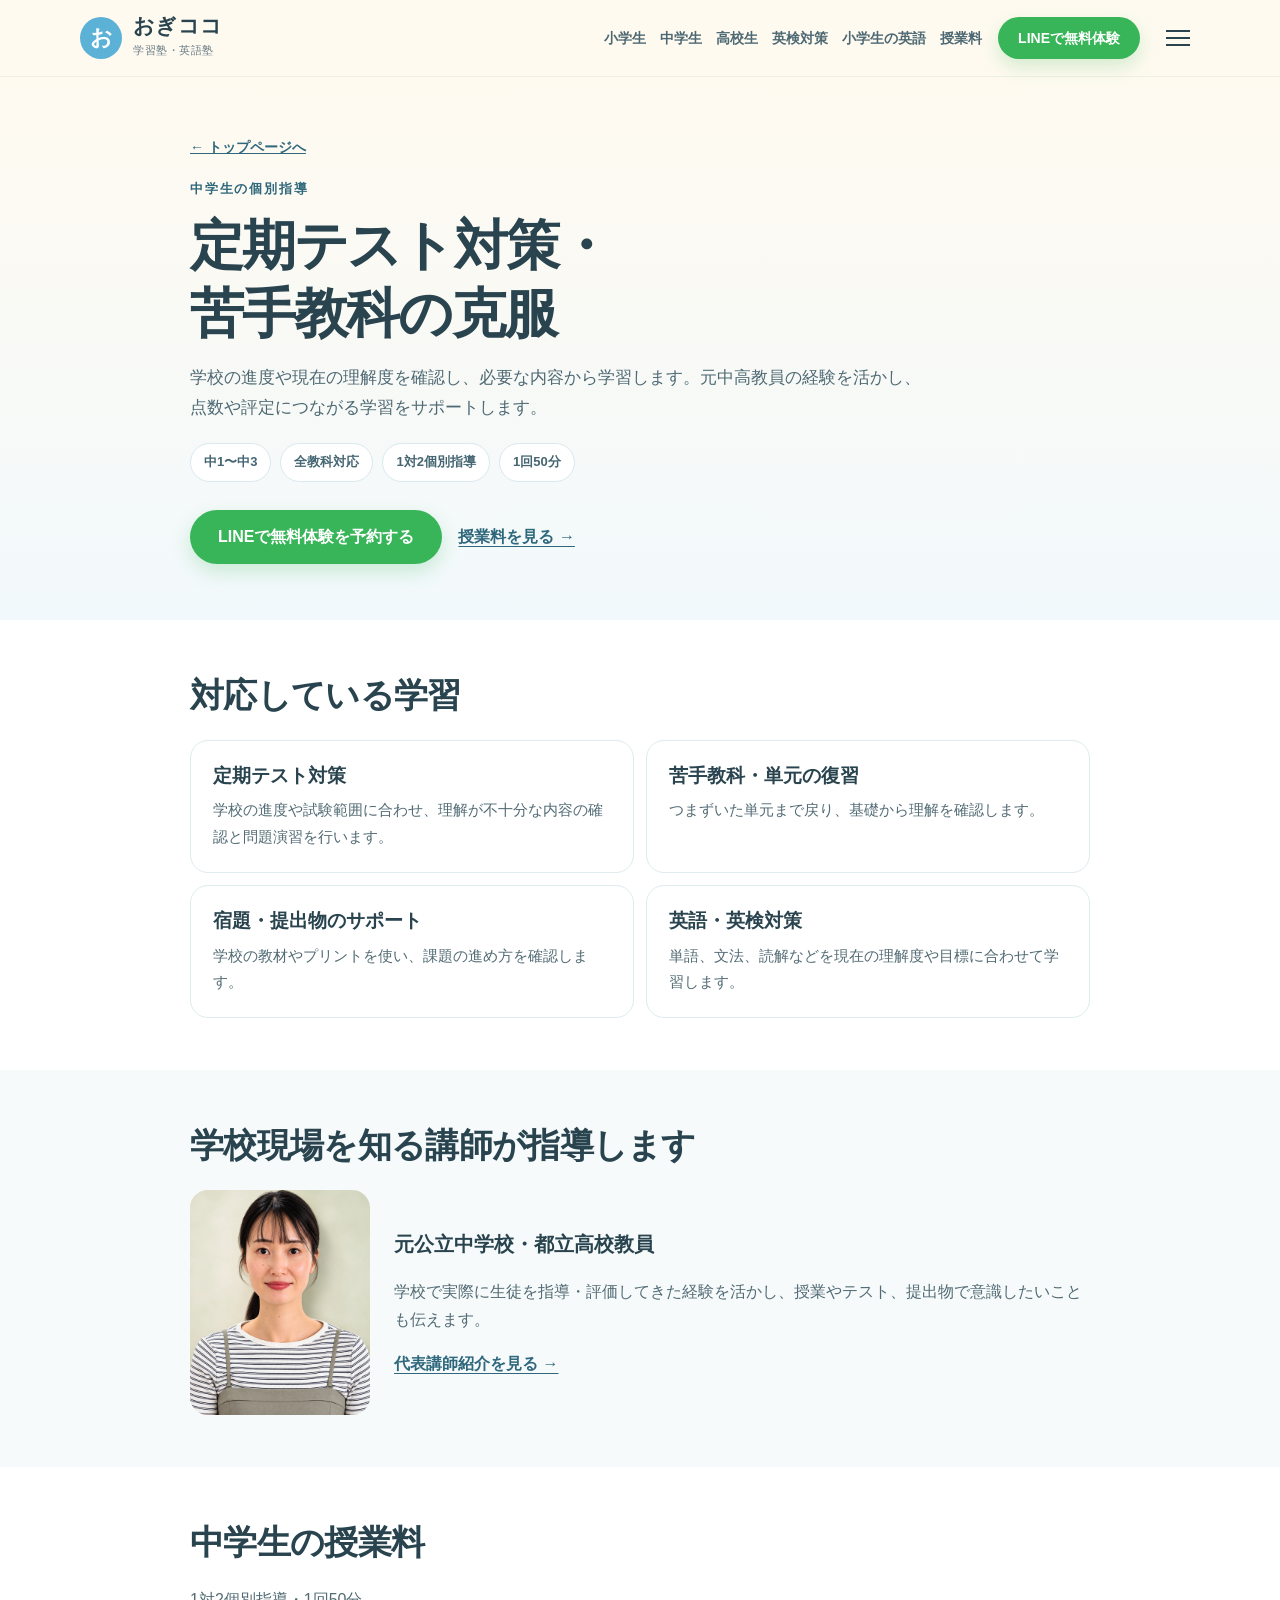
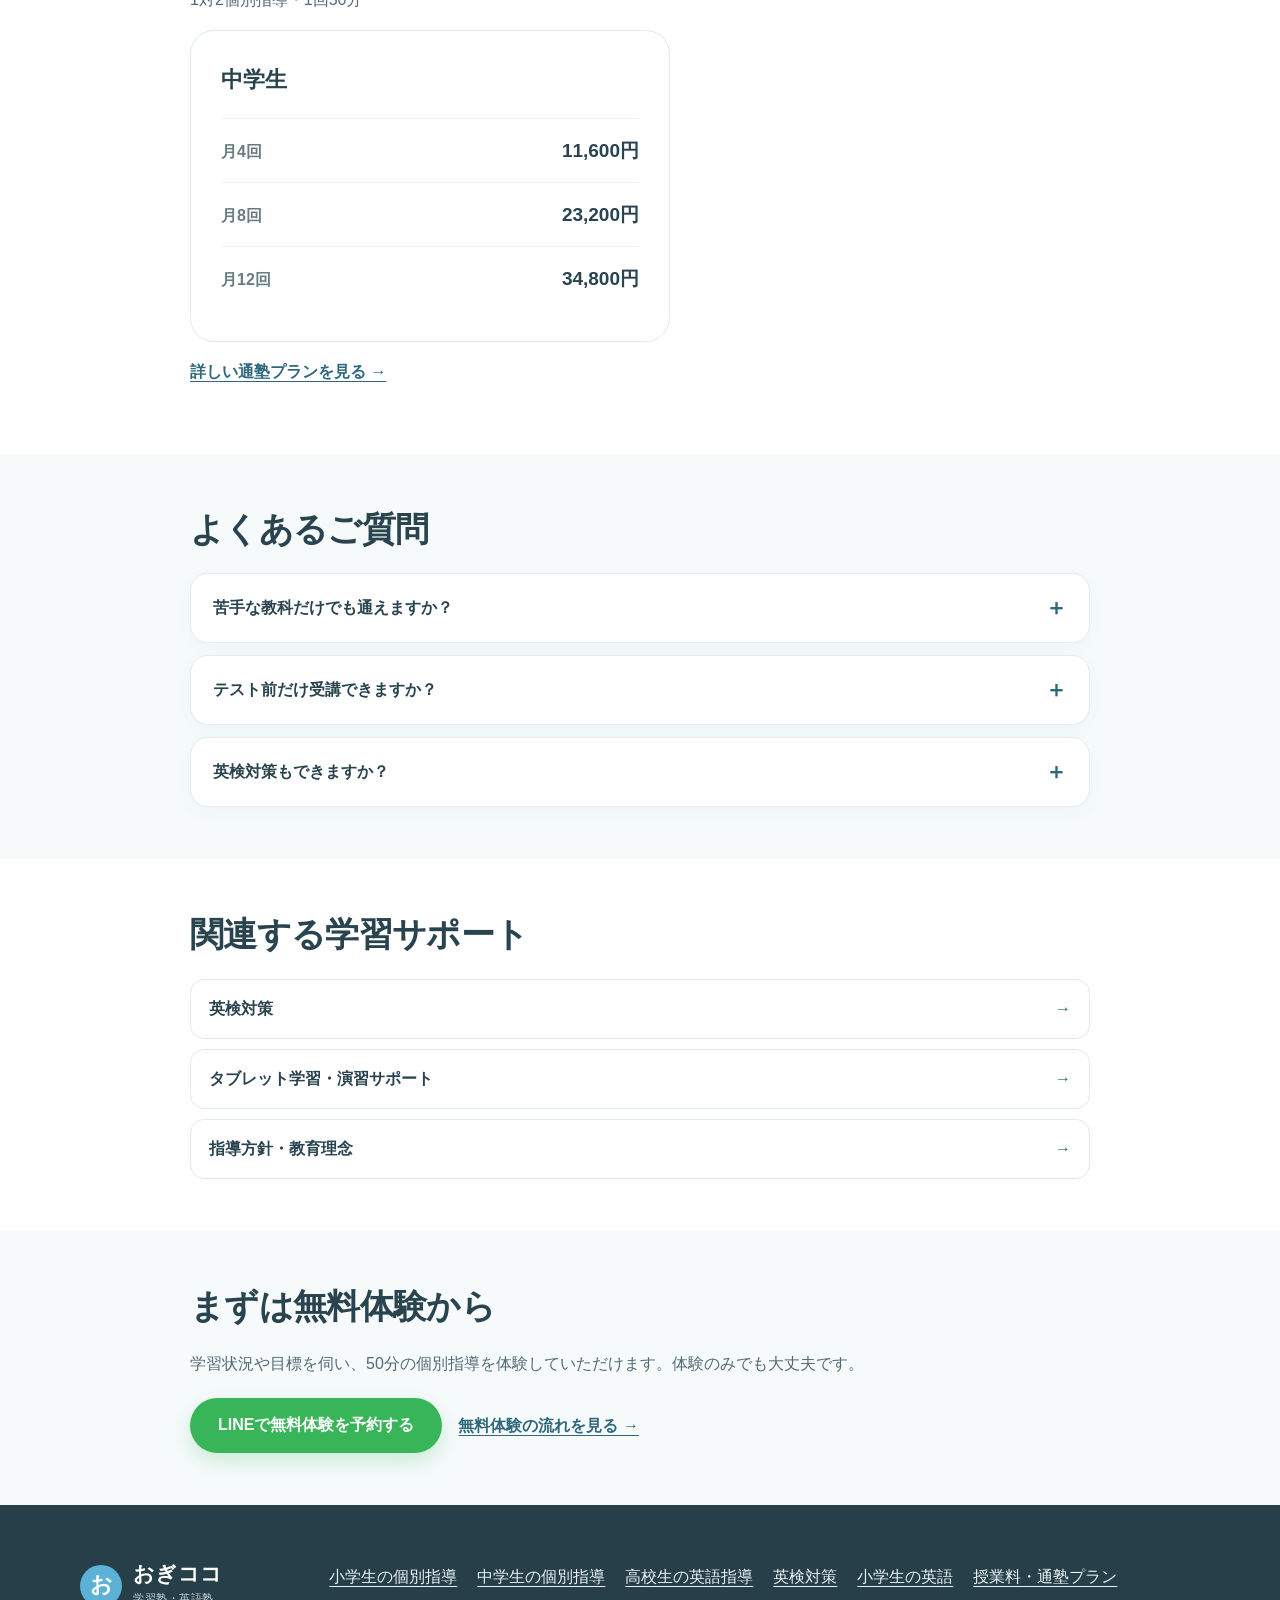
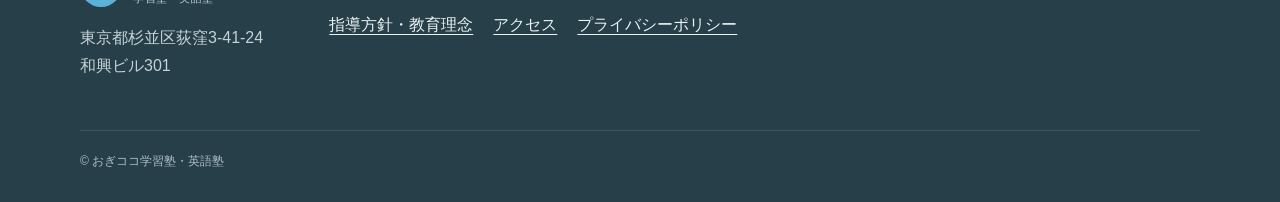
<file: junior-high.html>
<!doctype html>
<html lang="ja"><head><meta charset="utf-8"><meta name="viewport" content="width=device-width, initial-scale=1"><title>荻窪の中学生向け個別指導・定期テスト対策｜おぎココ学習塾・英語塾</title><meta name="description" content="荻窪の中学生向け1対2個別指導。全教科、定期テスト、苦手単元、学校の課題や英検対策に対応。"><meta name="theme-color" content="#fffaf0"><link rel="canonical" href="https://www.ogicoco.jp/junior-high"><link rel="icon" href="/favicon.png"><meta property="og:type" content="website"><meta property="og:locale" content="ja_JP"><meta property="og:site_name" content="おぎココ学習塾・英語塾"><meta property="og:title" content="荻窪の中学生向け個別指導・定期テスト対策｜おぎココ学習塾・英語塾"><meta property="og:description" content="荻窪の中学生向け1対2個別指導。全教科、定期テスト、苦手単元、学校の課題や英検対策に対応。"><meta property="og:url" content="https://www.ogicoco.jp/junior-high"><meta property="og:image" content="https://www.ogicoco.jp/ogp.jpg"><meta name="twitter:card" content="summary_large_image"><link rel="stylesheet" href="/styles.css?v=20261126-3"><script defer src="/script.js?v=20261126-3"></script><script type="application/ld+json">{"@context":"https://schema.org","@graph":[{"@type":"WebPage","name":"荻窪の中学生向け個別指導・定期テスト対策","url":"https://www.ogicoco.jp/junior-high"},{"@type":"BreadcrumbList","itemListElement":[{"@type":"ListItem","position":1,"name":"ホーム","item":"https://www.ogicoco.jp/"},{"@type":"ListItem","position":2,"name":"中学生の個別指導","item":"https://www.ogicoco.jp/junior-high"}]}]}</script></head><body><a class="skip" href="#main">本文へ移動</a><header class="site-header" id="top"><div class="container header-inner"><a class="brand" href="/" aria-label="おぎココ学習塾・英語塾 トップ"><span class="brand-mark" aria-hidden="true">お</span><span><span class="brand-main">おぎココ</span><span class="brand-sub">学習塾・英語塾</span></span></a><nav class="desktop-nav" aria-label="メインナビゲーション"><a href="/elementary">小学生</a><a href="/junior-high">中学生</a><a href="/high-school">高校生</a><a href="/eiken">英検対策</a><a href="/elementary/english">小学生の英語</a><a href="/price">授業料</a></nav><a class="btn btn-line header-cta" href="https://page.line.me/971ktbrj" target="_blank" rel="noopener noreferrer">LINEで無料体験</a><button class="menu-button" type="button" aria-label="メニューを開く" aria-controls="site-menu" aria-expanded="false"><span></span><span></span><span></span></button></div><nav id="site-menu" class="mobile-menu service-menu" aria-label="サイトメニュー" hidden><a href="/elementary">小学生の個別指導</a><a href="/junior-high">中学生の個別指導</a><a href="/high-school">高校生の英語指導</a><a href="/eiken">英検対策</a><a href="/elementary/english">小学生の英語</a><a href="/price">授業料・通塾プラン</a><details class="nav-group"><summary>おぎココを知る</summary><div class="nav-sub"><a href="/philosophy">指導方針・教育理念・特徴</a><a href="/teacher">代表講師紹介</a><a href="/classroom">教室・授業の様子</a><a href="/tablet">タブレット学習</a></div></details><details class="nav-group"><summary>入塾について</summary><div class="nav-sub"><a href="/admission">無料体験の流れ</a><a href="/admission#schedule">授業時間</a><a href="/admission#faq">よくあるご質問</a></div></details><a href="/classroom#access">アクセス</a></nav></header><main id="main"><section class="service-hero"><div class="container service-wrap"><a class="subpage-back" href="/">← トップページへ</a><p class="eyebrow">中学生の個別指導</p><h1>定期テスト対策・<br>苦手教科の克服</h1><p class="service-lead">学校の進度や現在の理解度を確認し、必要な内容から学習します。元中高教員の経験を活かし、点数や評定につながる学習をサポートします。</p><div class="hero-badges"><span>中1〜中3</span><span>全教科対応</span><span>1対2個別指導</span><span>1回50分</span></div><div class="service-actions"><a class="btn btn-line btn-large" href="https://page.line.me/971ktbrj" target="_blank" rel="noopener noreferrer">LINEで無料体験を予約する</a><a class="text-link" href="/price">授業料を見る →</a></div></div></section><section class="service-section"><div class="container service-wrap"><h2>対応している学習</h2><div class="service-card-grid"><article class="service-card"><h3>定期テスト対策</h3><p>学校の進度や試験範囲に合わせ、理解が不十分な内容の確認と問題演習を行います。</p></article><article class="service-card"><h3>苦手教科・単元の復習</h3><p>つまずいた単元まで戻り、基礎から理解を確認します。</p></article><article class="service-card"><h3>宿題・提出物のサポート</h3><p>学校の教材やプリントを使い、課題の進め方を確認します。</p></article><article class="service-card"><h3>英語・英検対策</h3><p>単語、文法、読解などを現在の理解度や目標に合わせて学習します。</p></article></div></div></section><section class="service-section service-section-tint"><div class="container service-wrap"><h2>学校現場を知る講師が指導します</h2><div class="service-teacher"><img src="/assets/images/teacher-profile-hq.webp" width="960" height="1200" loading="lazy" alt="おぎココ代表講師 上田萌悦子"><div><h3>元公立中学校・都立高校教員</h3><p>学校で実際に生徒を指導・評価してきた経験を活かし、授業やテスト、提出物で意識したいことも伝えます。</p><a class="text-link" href="/teacher">代表講師紹介を見る →</a></div></div></div></section><section class="service-section"><div class="container service-wrap"><h2>中学生の授業料</h2><p>1対2個別指導・1回50分</p><div class="service-one-price"><article class="price-card"><h3>中学生</h3><div class="price-row"><span>月4回</span><strong>11,600円</strong></div><div class="price-row"><span>月8回</span><strong>23,200円</strong></div><div class="price-row"><span>月12回</span><strong>34,800円</strong></div></article></div><p><a class="text-link" href="/price">詳しい通塾プランを見る →</a></p></div></section><section class="service-section service-section-tint"><div class="container service-wrap"><h2>よくあるご質問</h2><div class="faq-list"><details><summary>苦手な教科だけでも通えますか？</summary><p>はい。必要な教科や単元を中心に学習できます。</p></details><details><summary>テスト前だけ受講できますか？</summary><p>回数券・スポット受講にも対応しています。空き状況などはご相談ください。</p></details><details><summary>英検対策もできますか？</summary><p>はい。受験級や試験日に合わせた指導が可能です。</p></details></div></div></section><section class="service-section"><div class="container service-wrap"><h2>関連する学習サポート</h2><div class="service-related"><a href="/eiken">英検対策<span aria-hidden="true">→</span></a><a href="/tablet">タブレット学習・演習サポート<span aria-hidden="true">→</span></a><a href="/philosophy">指導方針・教育理念<span aria-hidden="true">→</span></a></div></div></section><section class="service-section service-section-tint"><div class="container service-wrap"><h2>まずは無料体験から</h2><p>学習状況や目標を伺い、50分の個別指導を体験していただけます。体験のみでも大丈夫です。</p><div class="service-actions"><a class="btn btn-line btn-large" href="https://page.line.me/971ktbrj" target="_blank" rel="noopener noreferrer">LINEで無料体験を予約する</a><a class="text-link" href="/admission">無料体験の流れを見る →</a></div></div></section></main><footer class="footer"><div class="container footer-grid"><div><a class="brand" href="/"><span class="brand-mark" aria-hidden="true">お</span><span><span class="brand-main">おぎココ</span><span class="brand-sub">学習塾・英語塾</span></span></a><p>東京都杉並区荻窪3-41-24 和興ビル301</p></div><div class="footer-links"><a href="/elementary">小学生の個別指導</a><a href="/junior-high">中学生の個別指導</a><a href="/high-school">高校生の英語指導</a><a href="/eiken">英検対策</a><a href="/elementary/english">小学生の英語</a><a href="/price">授業料・通塾プラン</a><a href="/philosophy">指導方針・教育理念</a><a href="/classroom#access">アクセス</a><a href="/privacy">プライバシーポリシー</a></div></div><div class="container copyright">© おぎココ学習塾・英語塾</div></footer><div class="mobile-sticky"><a href="https://page.line.me/971ktbrj" target="_blank" rel="noopener noreferrer"><span>無料体験受付中</span>LINEで予約する</a></div></body></html>
</file>
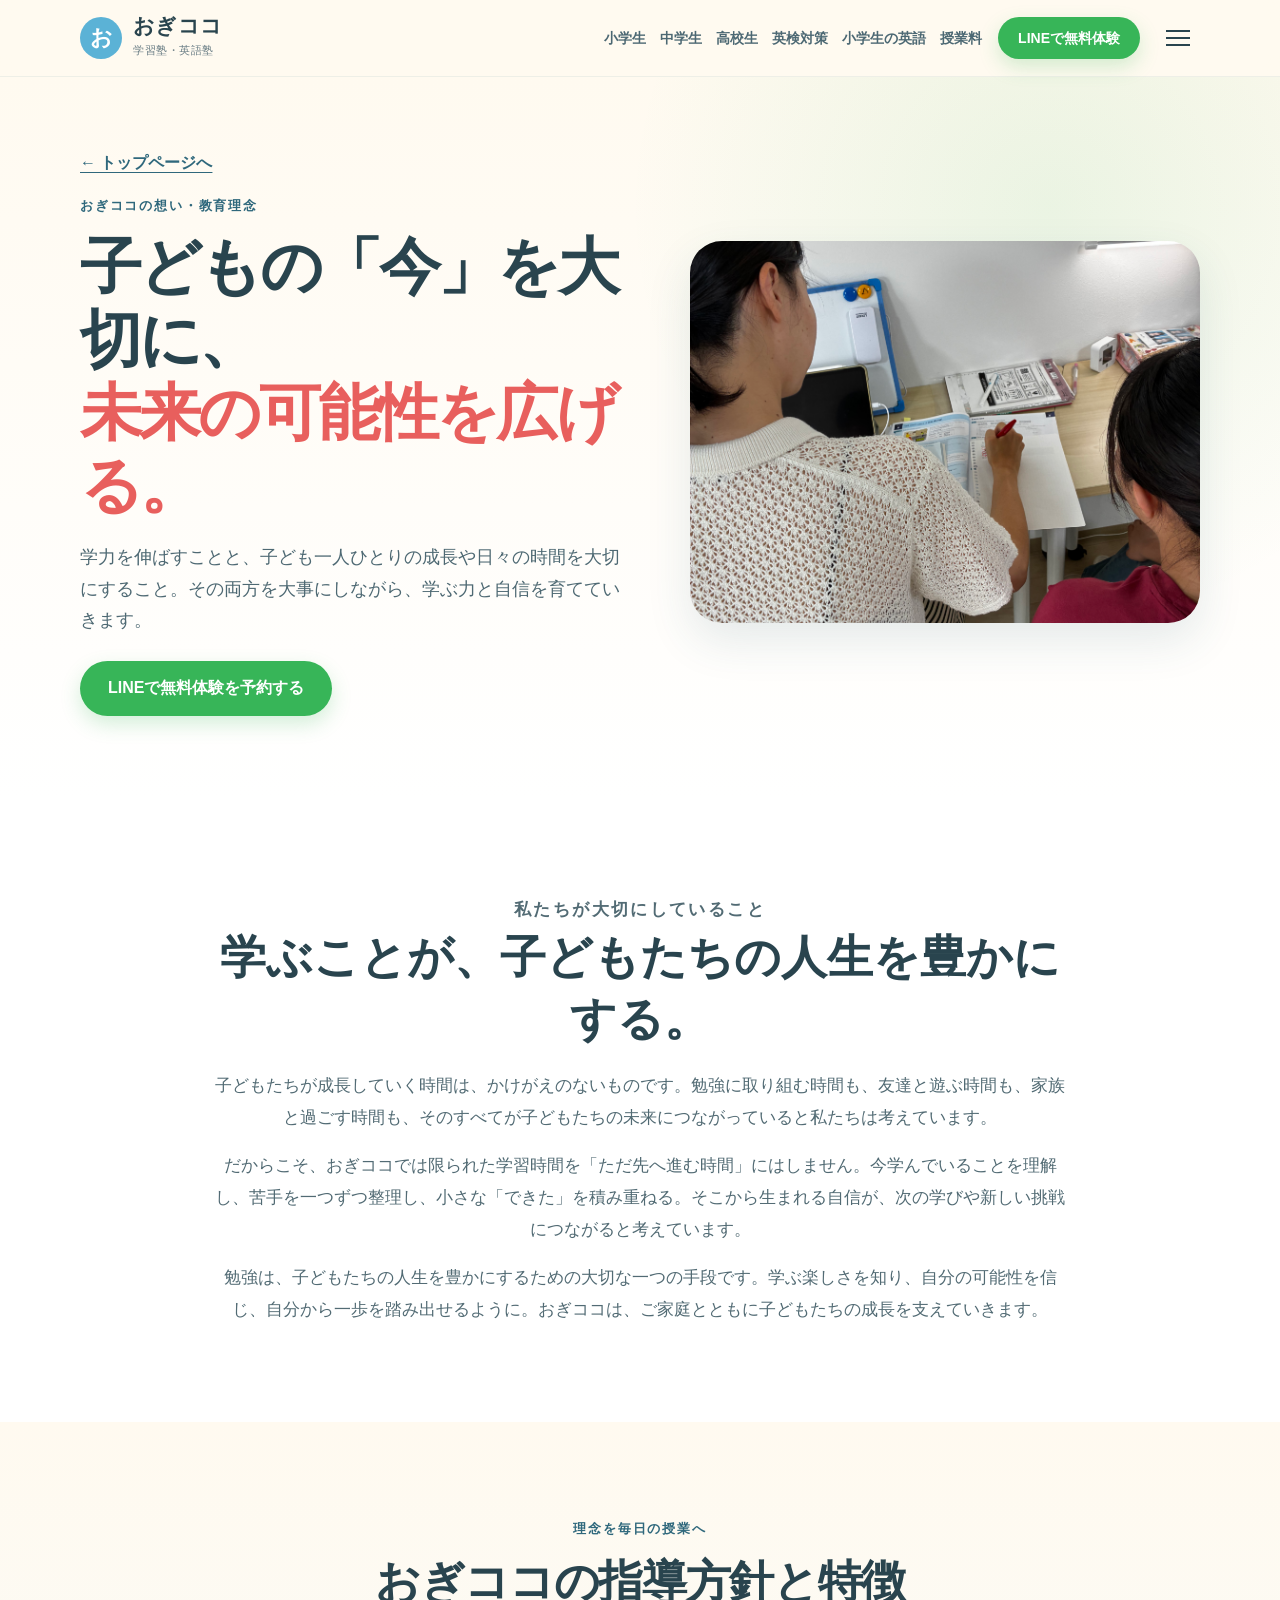
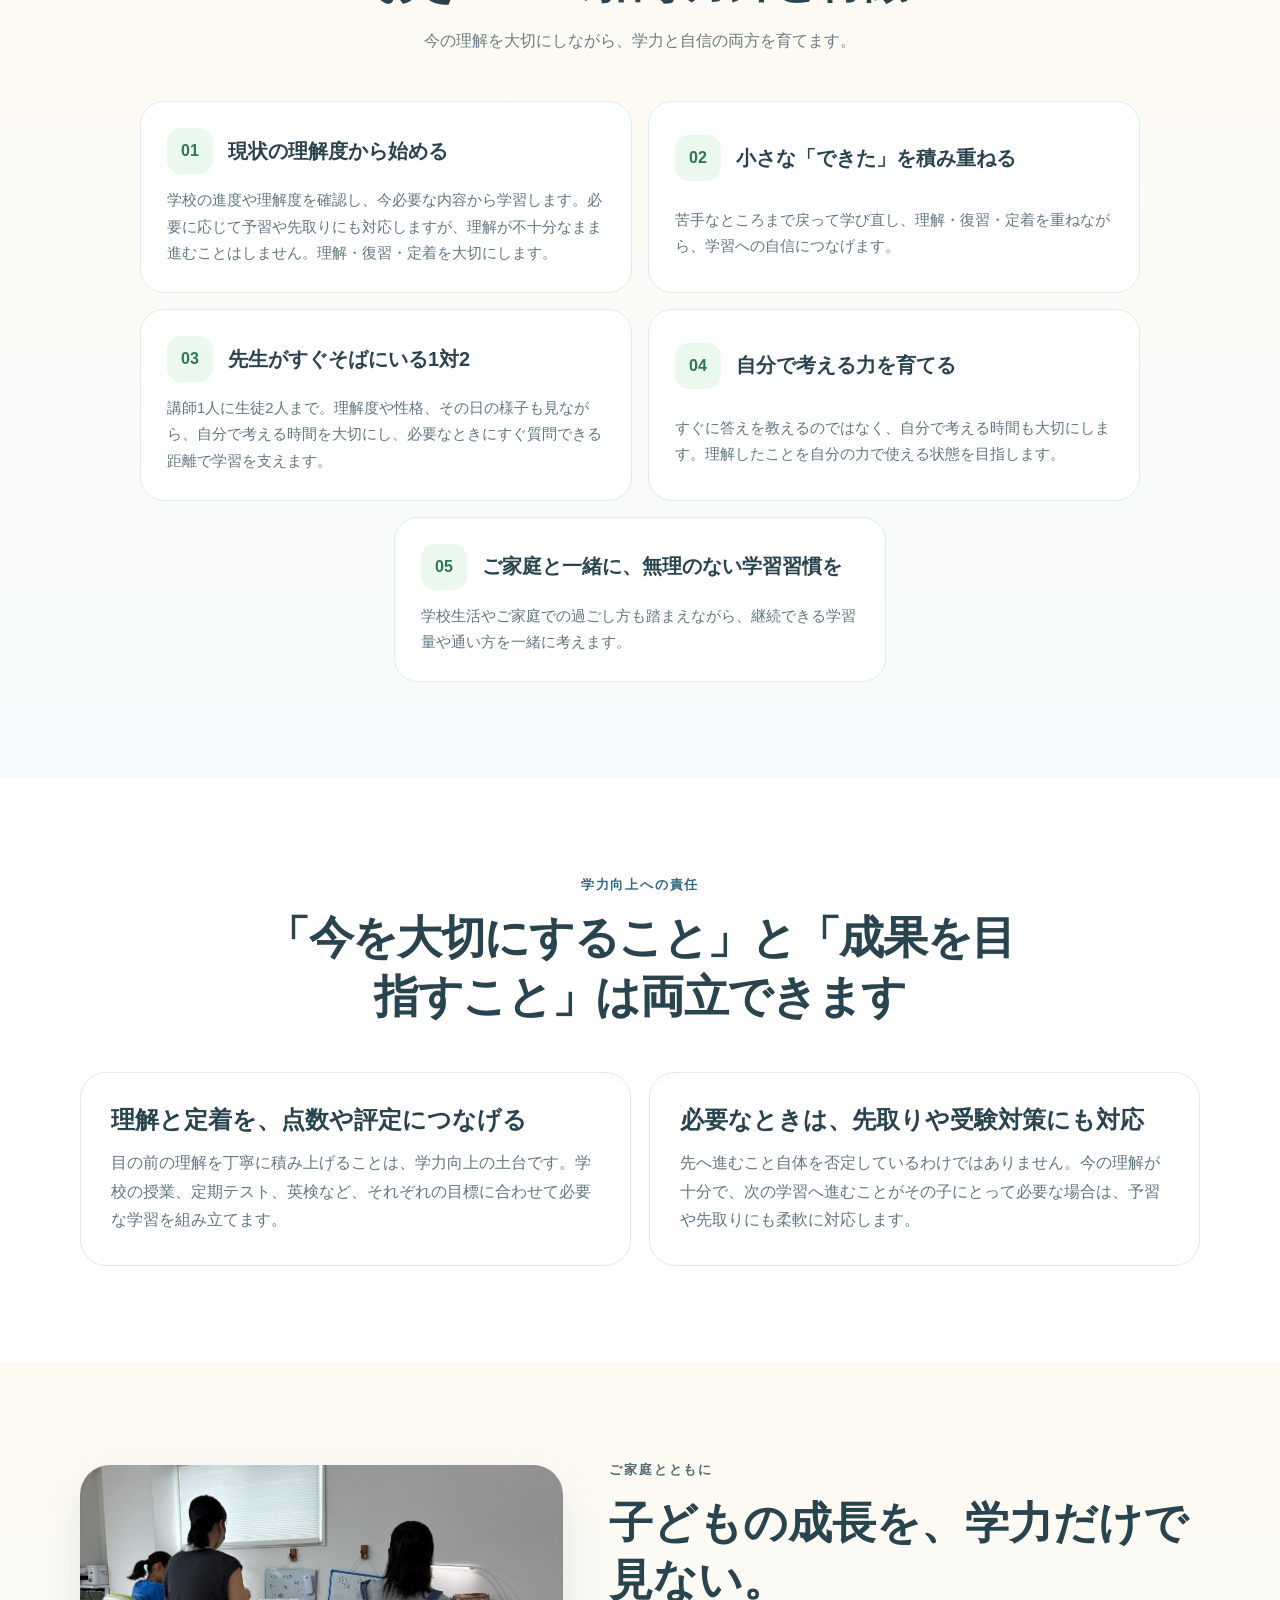
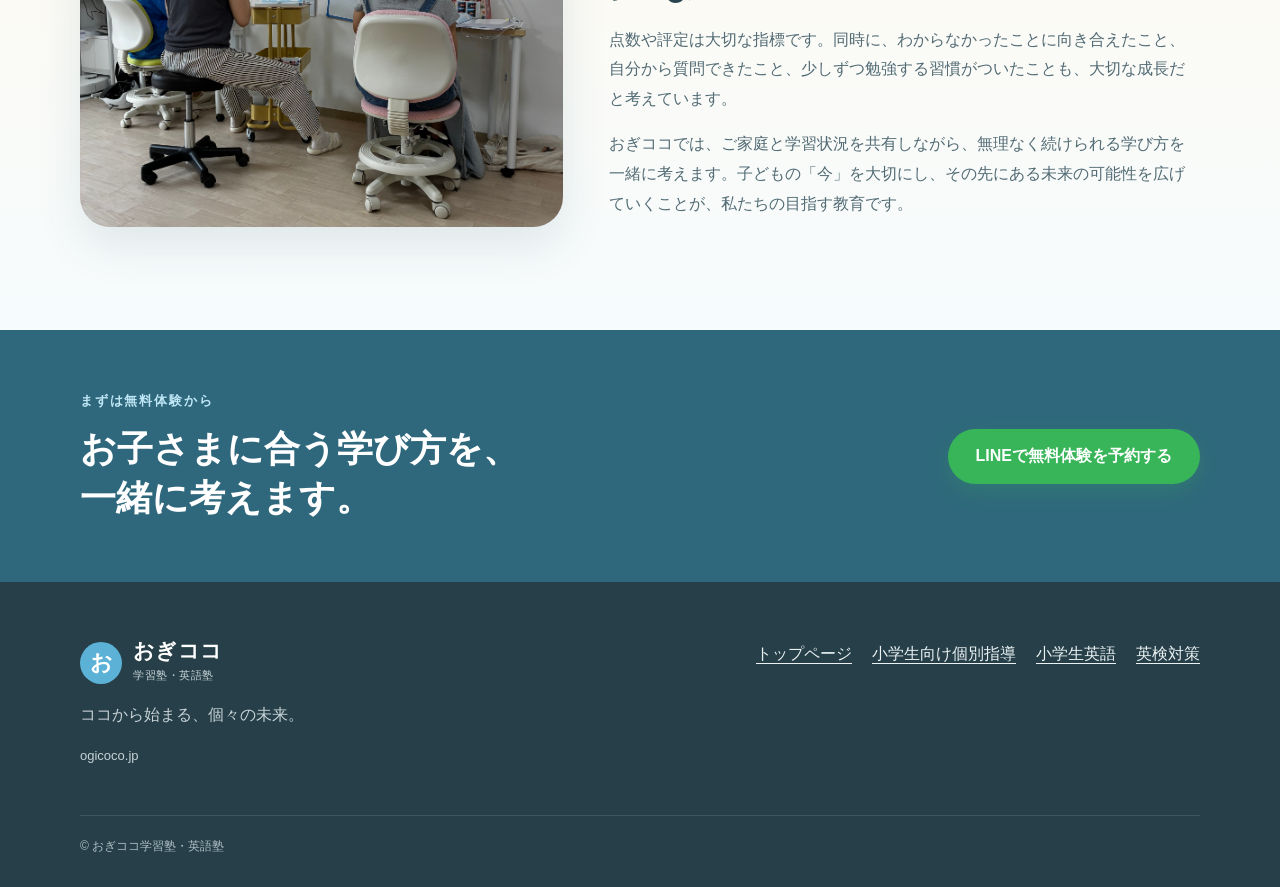
<file: philosophy.html>
<!doctype html>
<html lang="ja">
<head>
  <meta charset="utf-8" />
  <meta name="viewport" content="width=device-width, initial-scale=1" />
  <title>おぎココの想い・教育理念｜おぎココ学習塾・英語塾</title>
  <meta name="description" content="子どもの「今」を大切に、未来の可能性を広げる。杉並区荻窪のおぎココ学習塾が大切にしている教育理念と、1対2個別指導・復習・定着・学習習慣づくりへの考え方をご紹介します。" />
  <meta name="theme-color" content="#fffaf0" />
  <link rel="canonical" href="https://www.ogicoco.jp/philosophy" />
  <meta property="og:type" content="website" />
  <meta property="og:locale" content="ja_JP" />
  <meta property="og:site_name" content="おぎココ学習塾・英語塾" />
  <meta property="og:title" content="おぎココの想い・教育理念｜おぎココ学習塾・英語塾" />
  <meta property="og:description" content="子どもの「今」を大切に、未来の可能性を広げる。おぎココが大切にしている教育理念と指導方針をご紹介します。" />
  <meta property="og:url" content="https://www.ogicoco.jp/philosophy" />
  <meta property="og:image" content="https://www.ogicoco.jp/ogp.jpg" />
  <meta property="og:image:alt" content="おぎココ学習塾・英語塾" />
  <meta name="twitter:card" content="summary_large_image" />
  <link rel="icon" href="/favicon.png" />
  <link rel="apple-touch-icon" href="/favicon.png" />
  <link rel="stylesheet" href="/styles.css?v=20261126-3" />
  <script defer src="/script.js?v=20261126-3"></script>
  <script type="application/ld+json">
  {
    "@context":"https://schema.org",
    "@graph":[
      {
        "@type":"EducationalOrganization",
        "@id":"https://www.ogicoco.jp/#school",
        "name":"おぎココ学習塾・英語塾",
        "url":"https://www.ogicoco.jp/",
        "email":"ogicoco.english@gmail.com",
        "address":{
          "@type":"PostalAddress",
          "postalCode":"167-0051",
          "addressRegion":"東京都",
          "addressLocality":"杉並区",
          "streetAddress":"荻窪3-41-24 和興ビル301",
          "addressCountry":"JP"
        }
      },
      {
        "@type":"WebPage",
        "@id":"https://www.ogicoco.jp/philosophy#page",
        "name":"おぎココの想い・教育理念",
        "url":"https://www.ogicoco.jp/philosophy",
        "isPartOf":{"@id":"https://www.ogicoco.jp/#school"},
        "about":{"@id":"https://www.ogicoco.jp/#school"}
      },
      {
        "@type":"BreadcrumbList",
        "itemListElement":[
          {"@type":"ListItem","position":1,"name":"ホーム","item":"https://www.ogicoco.jp/"},
          {"@type":"ListItem","position":2,"name":"おぎココの想い","item":"https://www.ogicoco.jp/philosophy"}
        ]
      }
    ]
  }
  </script>
  <style>
    .philosophy-hero{padding:72px 0 82px;background:radial-gradient(circle at 82% 18%,rgba(55,181,88,.10) 0,transparent 35%),linear-gradient(180deg,#fffaf0,#fff)}
    .philosophy-hero-grid{display:grid;grid-template-columns:1.04fr .96fr;gap:58px;align-items:center}
    .philosophy-hero h1{font-size:clamp(39px,5vw,62px);line-height:1.18;margin:0 0 20px;letter-spacing:-.045em}
    .philosophy-hero h1 em{font-style:normal;color:var(--red)}
    .philosophy-hero .lead{font-size:18px;color:#4e6973;margin:0 0 24px}
    .philosophy-hero img{width:100%;aspect-ratio:4/3;object-fit:cover;object-position:center 45%;border-radius:32px;box-shadow:var(--shadow)}
    .subpage-back{display:inline-block;margin-bottom:18px;color:var(--blue-dark);font-weight:800;text-underline-offset:4px}
    .belief-intro{max-width:850px;margin:auto;text-align:center}
    .belief-intro h2{font-size:clamp(31px,4vw,46px);line-height:1.35;margin:0 0 20px}
    .belief-intro p{font-size:17px;line-height:1.9;color:#526b74;margin:0}
    .belief-intro p+p{margin-top:15px}
    .policy-grid{display:grid;grid-template-columns:repeat(2,1fr);gap:16px;max-width:1000px;margin:auto}
    .policy-card{display:grid;grid-template-columns:46px minmax(0,1fr);gap:0 15px;align-items:center;background:#fff;border:1px solid #deebef;border-radius:24px;padding:26px}
    .policy-card:last-child{grid-column:1/-1;max-width:492px;width:100%;justify-self:center}
    .policy-number{display:grid;place-items:center;width:46px;height:46px;border-radius:14px;background:rgba(55,181,88,.10);color:#2d7850;font-weight:900}
    .policy-card h3{font-size:20px;line-height:1.45;margin:0}
    .policy-card p{grid-column:1/-1;margin:13px 0 0;color:#607780;font-size:15px;line-height:1.75}
    .balance-wrap{display:grid;grid-template-columns:1fr 1fr;gap:18px}
    .balance-card{background:#fff;border:1px solid #deebef;border-radius:26px;padding:30px}
    .balance-card h3{font-size:24px;line-height:1.4;margin:0 0 12px}
    .balance-card p{margin:0;color:#607780;line-height:1.8}
    .family-block{display:grid;grid-template-columns:.9fr 1.1fr;gap:46px;align-items:center}
    .family-block img{width:100%;aspect-ratio:4/3;object-fit:cover;border-radius:30px;box-shadow:var(--shadow)}
    .family-block h2{font-size:clamp(30px,4vw,44px);line-height:1.3;margin:0 0 16px}
    .family-block p{color:#526b74;line-height:1.85}
    @media(max-width:900px){
      .philosophy-hero-grid,.family-block{grid-template-columns:1fr;gap:34px}
      .philosophy-hero img,.family-block img{max-width:620px}
    }
    @media(max-width:600px){
      .philosophy-hero{padding:42px 0 58px}
      .philosophy-hero h1{font-size:38px}
      .philosophy-hero .lead{font-size:16px;line-height:1.75}
      .belief-intro{text-align:left}
      .belief-intro h2{font-size:29px}
      .belief-intro p{font-size:16px;line-height:1.8}
      .policy-grid,.balance-wrap{grid-template-columns:1fr}
      .policy-card,.policy-card:last-child{max-width:none;grid-column:auto;padding:21px 20px}
      .policy-card h3{font-size:19px}
      .policy-card p{font-size:15px;line-height:1.72}
      .balance-card{padding:24px 21px}
      .balance-card h3{font-size:22px}
      .family-block p{font-size:16px;line-height:1.8}
    }
  </style>
</head>
<body>
  <header class="site-header" id="top"><div class="container header-inner"><a class="brand" href="/" aria-label="おぎココ学習塾・英語塾 トップ"><span class="brand-mark" aria-hidden="true">お</span><span><span class="brand-main">おぎココ</span><span class="brand-sub">学習塾・英語塾</span></span></a><nav class="desktop-nav" aria-label="メインナビゲーション"><a href="/elementary">小学生</a><a href="/junior-high">中学生</a><a href="/high-school">高校生</a><a href="/eiken">英検対策</a><a href="/elementary/english">小学生の英語</a><a href="/price">授業料</a></nav><a class="btn btn-line header-cta" href="https://page.line.me/971ktbrj" target="_blank" rel="noopener noreferrer">LINEで無料体験</a><button class="menu-button" type="button" aria-label="メニューを開く" aria-controls="site-menu" aria-expanded="false"><span></span><span></span><span></span></button></div><nav id="site-menu" class="mobile-menu service-menu" aria-label="サイトメニュー" hidden><a href="/elementary">小学生の個別指導</a><a href="/junior-high">中学生の個別指導</a><a href="/high-school">高校生の英語指導</a><a href="/eiken">英検対策</a><a href="/elementary/english">小学生の英語</a><a href="/price">授業料・通塾プラン</a><details class="nav-group"><summary>おぎココを知る</summary><div class="nav-sub"><a href="/philosophy">指導方針・教育理念・特徴</a><a href="/teacher">代表講師紹介</a><a href="/classroom">教室・授業の様子</a><a href="/tablet">タブレット学習</a></div></details><details class="nav-group"><summary>入塾について</summary><div class="nav-sub"><a href="/admission">無料体験の流れ</a><a href="/admission#schedule">授業時間</a><a href="/admission#faq">よくあるご質問</a></div></details><a href="/classroom#access">アクセス</a></nav></header>

  <main>
    <section class="philosophy-hero">
      <div class="container philosophy-hero-grid">
        <div>
          <a class="subpage-back" href="/">← トップページへ</a>
          <p class="eyebrow">おぎココの想い・教育理念</p>
          <h1>子どもの「今」を大切に、<br><em>未来の可能性を広げる。</em></h1>
          <p class="lead">学力を伸ばすことと、子ども一人ひとりの成長や日々の時間を大切にすること。その両方を大事にしながら、学ぶ力と自信を育てていきます。</p>
          <a class="btn btn-line btn-large" href="https://page.line.me/971ktbrj" target="_blank" rel="noopener noreferrer">LINEで無料体験を予約する</a>
        </div>
        <div><img src="/assets/images/lesson-scene-1.jpg" alt="おぎココ学習塾で生徒に寄り添って個別指導する様子" /></div>
      </div>
    </section>

    <section class="section section-white">
      <div class="container belief-intro">
        <p class="eyebrow">私たちが大切にしていること</p>
        <h2>学ぶことが、子どもたちの人生を豊かにする。</h2>
        <p>子どもたちが成長していく時間は、かけがえのないものです。勉強に取り組む時間も、友達と遊ぶ時間も、家族と過ごす時間も、そのすべてが子どもたちの未来につながっていると私たちは考えています。</p>
        <p>だからこそ、おぎココでは限られた学習時間を「ただ先へ進む時間」にはしません。今学んでいることを理解し、苦手を一つずつ整理し、小さな「できた」を積み重ねる。そこから生まれる自信が、次の学びや新しい挑戦につながると考えています。</p>
        <p>勉強は、子どもたちの人生を豊かにするための大切な一つの手段です。学ぶ楽しさを知り、自分の可能性を信じ、自分から一歩を踏み出せるように。おぎココは、ご家庭とともに子どもたちの成長を支えていきます。</p>
      </div>
    </section>

    <section class="section support-section" id="features"><div class="container"><div class="section-heading"><p class="eyebrow">理念を毎日の授業へ</p><h2>おぎココの指導方針と特徴</h2><p>今の理解を大切にしながら、学力と自信の両方を育てます。</p></div><div class="policy-grid"><article class="policy-card"><span class="policy-number">01</span><h3>現状の理解度から始める</h3><p>学校の進度や理解度を確認し、今必要な内容から学習します。必要に応じて予習や先取りにも対応しますが、理解が不十分なまま進むことはしません。理解・復習・定着を大切にします。</p></article><article class="policy-card"><span class="policy-number">02</span><h3>小さな「できた」を積み重ねる</h3><p>苦手なところまで戻って学び直し、理解・復習・定着を重ねながら、学習への自信につなげます。</p></article><article class="policy-card"><span class="policy-number">03</span><h3>先生がすぐそばにいる1対2</h3><p>講師1人に生徒2人まで。理解度や性格、その日の様子も見ながら、自分で考える時間を大切にし、必要なときにすぐ質問できる距離で学習を支えます。</p></article><article class="policy-card"><span class="policy-number">04</span><h3>自分で考える力を育てる</h3><p>すぐに答えを教えるのではなく、自分で考える時間も大切にします。理解したことを自分の力で使える状態を目指します。</p></article><article class="policy-card"><span class="policy-number">05</span><h3>ご家庭と一緒に、無理のない学習習慣を</h3><p>学校生活やご家庭での過ごし方も踏まえながら、継続できる学習量や通い方を一緒に考えます。</p></article></div></div></section>

    <section class="section section-white">
      <div class="container">
        <div class="section-heading">
          <p class="eyebrow">学力向上への責任</p>
          <h2>「今を大切にすること」と「成果を目指すこと」は両立できます</h2>
        </div>
        <div class="balance-wrap">
          <article class="balance-card">
            <h3>理解と定着を、点数や評定につなげる</h3>
            <p>目の前の理解を丁寧に積み上げることは、学力向上の土台です。学校の授業、定期テスト、英検など、それぞれの目標に合わせて必要な学習を組み立てます。</p>
          </article>
          <article class="balance-card">
            <h3>必要なときは、先取りや受験対策にも対応</h3>
            <p>先へ進むこと自体を否定しているわけではありません。今の理解が十分で、次の学習へ進むことがその子にとって必要な場合は、予習や先取りにも柔軟に対応します。</p>
          </article>
        </div>
      </div>
    </section>

    <section class="section support-section">
      <div class="container family-block">
        <div><img src="/assets/images/students-studying.jpg" alt="おぎココ学習塾で集中して学習する生徒たち" loading="lazy" /></div>
        <div>
          <p class="eyebrow">ご家庭とともに</p>
          <h2>子どもの成長を、学力だけで見ない。</h2>
          <p>点数や評定は大切な指標です。同時に、わからなかったことに向き合えたこと、自分から質問できたこと、少しずつ勉強する習慣がついたことも、大切な成長だと考えています。</p>
          <p>おぎココでは、ご家庭と学習状況を共有しながら、無理なく続けられる学び方を一緒に考えます。子どもの「今」を大切にし、その先にある未来の可能性を広げていくことが、私たちの目指す教育です。</p>
        </div>
      </div>
    </section>

    <section class="cta-band">
      <div class="container cta-inner">
        <div><p class="eyebrow">まずは無料体験から</p><h2>お子さまに合う学び方を、<br>一緒に考えます。</h2></div>
        <a class="btn btn-line btn-large" href="https://page.line.me/971ktbrj" target="_blank" rel="noopener noreferrer">LINEで無料体験を予約する</a>
      </div>
    </section>
  </main>

  <footer class="footer">
    <div class="container footer-grid">
      <div><a class="brand footer-brand" href="/"><span class="brand-mark" aria-hidden="true">お</span><span><span class="brand-main">おぎココ</span><span class="brand-sub">学習塾・英語塾</span></span></a><p>ココから始まる、個々の未来。</p><p class="footer-domain">ogicoco.jp</p></div>
      <div class="footer-links"><a href="/">トップページ</a><a href="/elementary">小学生向け個別指導</a><a href="/elementary/english">小学生英語</a><a href="/eiken">英検対策</a></div>
    </div>
    <div class="container copyright">© おぎココ学習塾・英語塾</div>
  </footer>

  <div class="mobile-sticky"><a href="https://page.line.me/971ktbrj" target="_blank" rel="noopener noreferrer"><span>無料体験受付中</span>LINEで予約する</a></div>
</body>
</html>
</file>
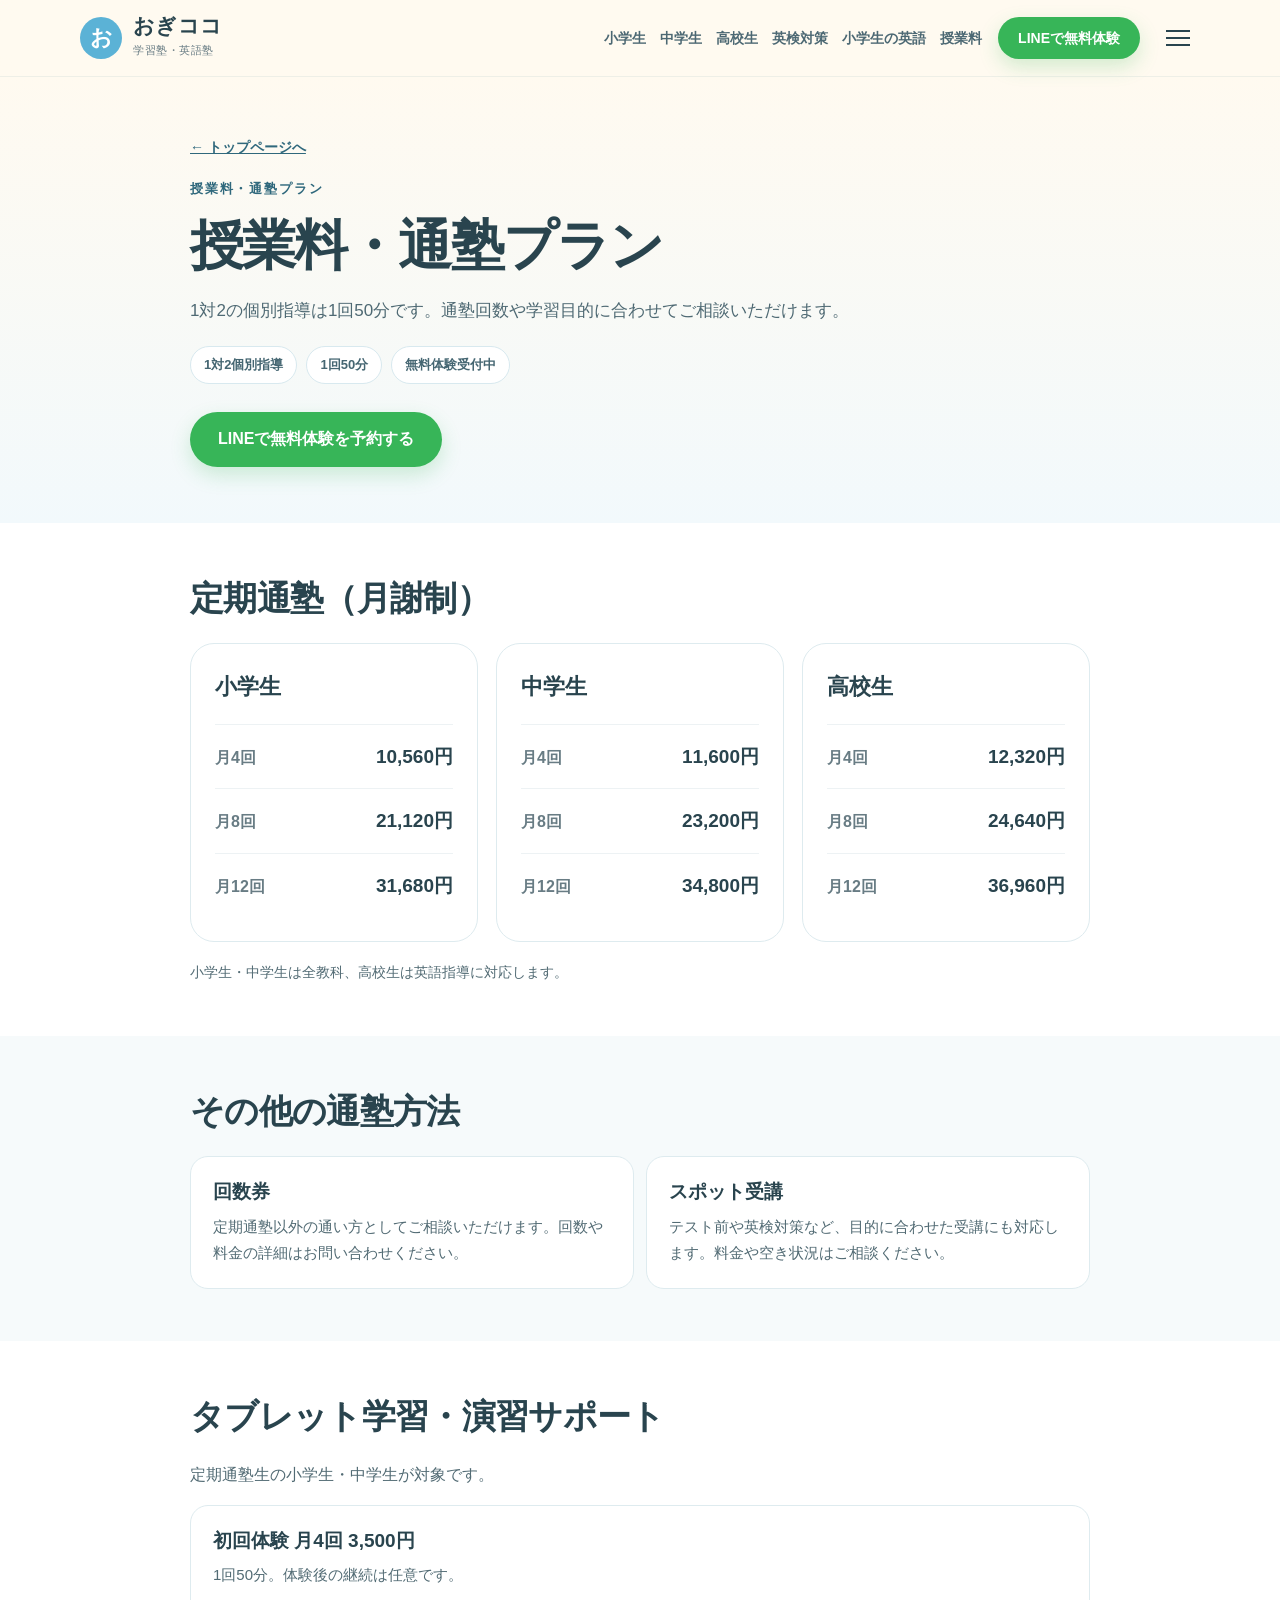
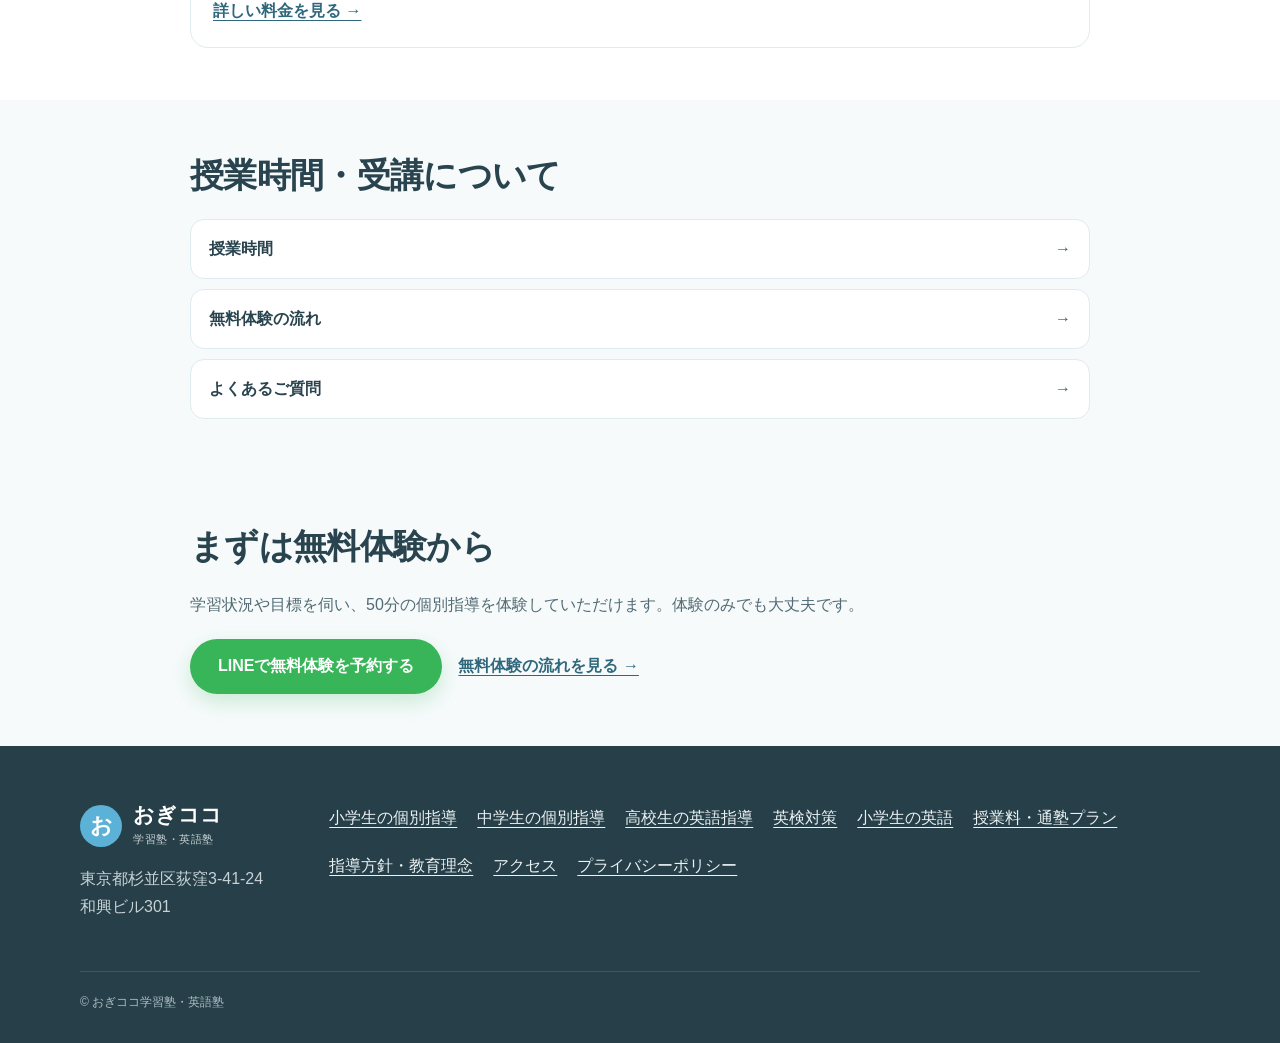
<file: price.html>
<!doctype html>
<html lang="ja"><head><meta charset="utf-8"><meta name="viewport" content="width=device-width, initial-scale=1"><title>授業料・通塾プラン｜荻窪の個別指導塾｜おぎココ学習塾・英語塾</title><meta name="description" content="おぎココ学習塾・英語塾の授業料。小学生・中学生・高校生の1対2個別指導、1回50分。月4回・8回・12回の月謝制、回数券・スポット受講。"><meta name="theme-color" content="#fffaf0"><link rel="canonical" href="https://www.ogicoco.jp/price"><link rel="icon" href="/favicon.png"><meta property="og:type" content="website"><meta property="og:locale" content="ja_JP"><meta property="og:site_name" content="おぎココ学習塾・英語塾"><meta property="og:title" content="授業料・通塾プラン｜荻窪の個別指導塾｜おぎココ学習塾・英語塾"><meta property="og:description" content="おぎココ学習塾・英語塾の授業料。小学生・中学生・高校生の1対2個別指導、1回50分。月4回・8回・12回の月謝制、回数券・スポット受講。"><meta property="og:url" content="https://www.ogicoco.jp/price"><meta property="og:image" content="https://www.ogicoco.jp/ogp.jpg"><meta name="twitter:card" content="summary_large_image"><link rel="stylesheet" href="/styles.css?v=20261126-3"><script defer src="/script.js?v=20261126-3"></script><script type="application/ld+json">{"@context":"https://schema.org","@graph":[{"@type":"WebPage","name":"授業料・通塾プラン｜荻窪の個別指導塾","url":"https://www.ogicoco.jp/price"},{"@type":"BreadcrumbList","itemListElement":[{"@type":"ListItem","position":1,"name":"ホーム","item":"https://www.ogicoco.jp/"},{"@type":"ListItem","position":2,"name":"授業料・通塾プラン","item":"https://www.ogicoco.jp/price"}]}]}</script></head><body><a class="skip" href="#main">本文へ移動</a><header class="site-header" id="top"><div class="container header-inner"><a class="brand" href="/" aria-label="おぎココ学習塾・英語塾 トップ"><span class="brand-mark" aria-hidden="true">お</span><span><span class="brand-main">おぎココ</span><span class="brand-sub">学習塾・英語塾</span></span></a><nav class="desktop-nav" aria-label="メインナビゲーション"><a href="/elementary">小学生</a><a href="/junior-high">中学生</a><a href="/high-school">高校生</a><a href="/eiken">英検対策</a><a href="/elementary/english">小学生の英語</a><a href="/price">授業料</a></nav><a class="btn btn-line header-cta" href="https://page.line.me/971ktbrj" target="_blank" rel="noopener noreferrer">LINEで無料体験</a><button class="menu-button" type="button" aria-label="メニューを開く" aria-controls="site-menu" aria-expanded="false"><span></span><span></span><span></span></button></div><nav id="site-menu" class="mobile-menu service-menu" aria-label="サイトメニュー" hidden><a href="/elementary">小学生の個別指導</a><a href="/junior-high">中学生の個別指導</a><a href="/high-school">高校生の英語指導</a><a href="/eiken">英検対策</a><a href="/elementary/english">小学生の英語</a><a href="/price">授業料・通塾プラン</a><details class="nav-group"><summary>おぎココを知る</summary><div class="nav-sub"><a href="/philosophy">指導方針・教育理念・特徴</a><a href="/teacher">代表講師紹介</a><a href="/classroom">教室・授業の様子</a><a href="/tablet">タブレット学習</a></div></details><details class="nav-group"><summary>入塾について</summary><div class="nav-sub"><a href="/admission">無料体験の流れ</a><a href="/admission#schedule">授業時間</a><a href="/admission#faq">よくあるご質問</a></div></details><a href="/classroom#access">アクセス</a></nav></header><main id="main"><section class="service-hero"><div class="container service-wrap"><a class="subpage-back" href="/">← トップページへ</a><p class="eyebrow">授業料・通塾プラン</p><h1>授業料・通塾プラン</h1><p class="service-lead">1対2の個別指導は1回50分です。通塾回数や学習目的に合わせてご相談いただけます。</p><div class="hero-badges"><span>1対2個別指導</span><span>1回50分</span><span>無料体験受付中</span></div><div class="service-actions"><a class="btn btn-line btn-large" href="https://page.line.me/971ktbrj" target="_blank" rel="noopener noreferrer">LINEで無料体験を予約する</a></div></div></section><section class="service-section"><div class="container service-wrap"><h2>定期通塾（月謝制）</h2><div class="price-grid service-fees"><article class="price-card"><h3>小学生</h3><div class="price-row"><span>月4回</span><strong>10,560円</strong></div><div class="price-row"><span>月8回</span><strong>21,120円</strong></div><div class="price-row"><span>月12回</span><strong>31,680円</strong></div></article><article class="price-card"><h3>中学生</h3><div class="price-row"><span>月4回</span><strong>11,600円</strong></div><div class="price-row"><span>月8回</span><strong>23,200円</strong></div><div class="price-row"><span>月12回</span><strong>34,800円</strong></div></article><article class="price-card"><h3>高校生</h3><div class="price-row"><span>月4回</span><strong>12,320円</strong></div><div class="price-row"><span>月8回</span><strong>24,640円</strong></div><div class="price-row"><span>月12回</span><strong>36,960円</strong></div></article></div><p class="service-note">小学生・中学生は全教科、高校生は英語指導に対応します。</p></div></section><section class="service-section service-section-tint"><div class="container service-wrap"><h2>その他の通塾方法</h2><div class="service-card-grid"><article class="service-card"><h3>回数券</h3><p>定期通塾以外の通い方としてご相談いただけます。回数や料金の詳細はお問い合わせください。</p></article><article class="service-card"><h3>スポット受講</h3><p>テスト前や英検対策など、目的に合わせた受講にも対応します。料金や空き状況はご相談ください。</p></article></div></div></section><section class="service-section"><div class="container service-wrap"><h2>タブレット学習・演習サポート</h2><p>定期通塾生の小学生・中学生が対象です。</p><div class="service-card"><h3>初回体験 月4回 3,500円</h3><p>1回50分。体験後の継続は任意です。</p><a class="text-link" href="/tablet">詳しい料金を見る →</a></div></div></section><section class="service-section service-section-tint"><div class="container service-wrap"><h2>授業時間・受講について</h2><div class="service-related"><a href="/admission#schedule">授業時間<span aria-hidden="true">→</span></a><a href="/admission">無料体験の流れ<span aria-hidden="true">→</span></a><a href="/admission#faq">よくあるご質問<span aria-hidden="true">→</span></a></div></div></section><section class="service-section service-section-tint"><div class="container service-wrap"><h2>まずは無料体験から</h2><p>学習状況や目標を伺い、50分の個別指導を体験していただけます。体験のみでも大丈夫です。</p><div class="service-actions"><a class="btn btn-line btn-large" href="https://page.line.me/971ktbrj" target="_blank" rel="noopener noreferrer">LINEで無料体験を予約する</a><a class="text-link" href="/admission">無料体験の流れを見る →</a></div></div></section></main><footer class="footer"><div class="container footer-grid"><div><a class="brand" href="/"><span class="brand-mark" aria-hidden="true">お</span><span><span class="brand-main">おぎココ</span><span class="brand-sub">学習塾・英語塾</span></span></a><p>東京都杉並区荻窪3-41-24 和興ビル301</p></div><div class="footer-links"><a href="/elementary">小学生の個別指導</a><a href="/junior-high">中学生の個別指導</a><a href="/high-school">高校生の英語指導</a><a href="/eiken">英検対策</a><a href="/elementary/english">小学生の英語</a><a href="/price">授業料・通塾プラン</a><a href="/philosophy">指導方針・教育理念</a><a href="/classroom#access">アクセス</a><a href="/privacy">プライバシーポリシー</a></div></div><div class="container copyright">© おぎココ学習塾・英語塾</div></footer><div class="mobile-sticky"><a href="https://page.line.me/971ktbrj" target="_blank" rel="noopener noreferrer"><span>無料体験受付中</span>LINEで予約する</a></div></body></html>
</file>
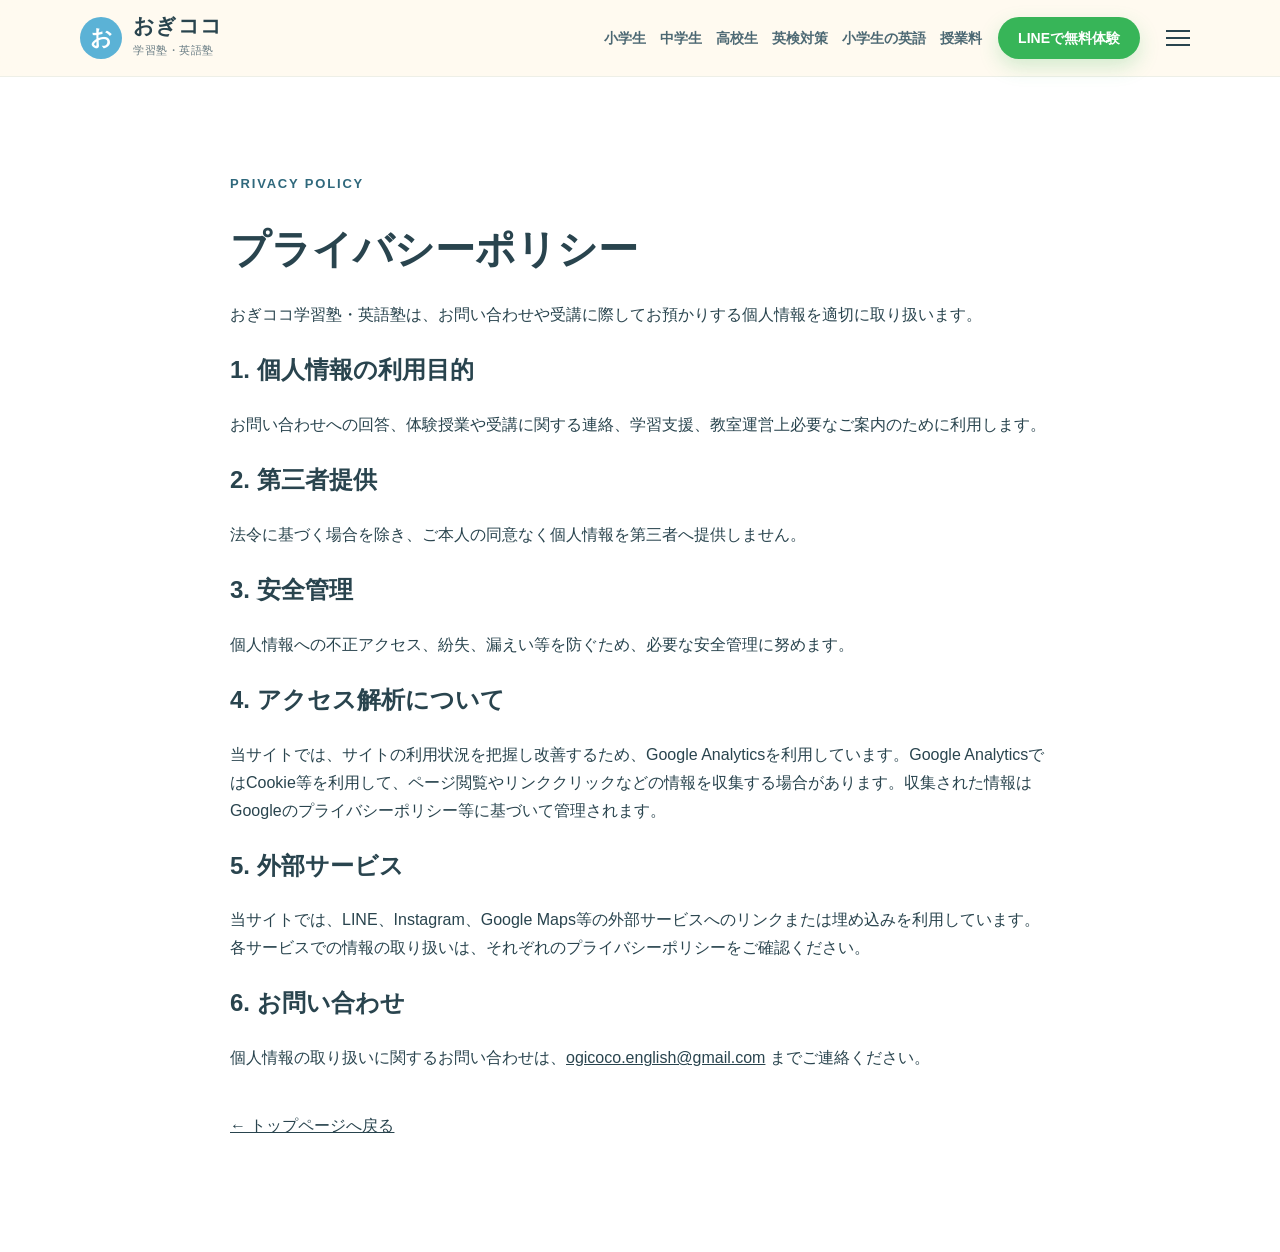
<file: privacy.html>
<!doctype html>
<html lang="ja">
<head>
  <meta charset="utf-8">
  <meta name="viewport" content="width=device-width,initial-scale=1">
  <title>プライバシーポリシー｜おぎココ学習塾・英語塾</title>
  <meta name="description" content="おぎココ学習塾・英語塾のプライバシーポリシーです。">
  <link rel="canonical" href="https://www.ogicoco.jp/privacy">
  <link rel="icon" href="favicon.png">
  <link rel="stylesheet" href="/styles.css?v=20261126-3">
  <script defer src="/script.js?v=20261126-3"></script>
</head>
<body>
  <header class="site-header" id="top"><div class="container header-inner"><a class="brand" href="/" aria-label="おぎココ学習塾・英語塾 トップ"><span class="brand-mark" aria-hidden="true">お</span><span><span class="brand-main">おぎココ</span><span class="brand-sub">学習塾・英語塾</span></span></a><nav class="desktop-nav" aria-label="メインナビゲーション"><a href="/elementary">小学生</a><a href="/junior-high">中学生</a><a href="/high-school">高校生</a><a href="/eiken">英検対策</a><a href="/elementary/english">小学生の英語</a><a href="/price">授業料</a></nav><a class="btn btn-line header-cta" href="https://page.line.me/971ktbrj" target="_blank" rel="noopener noreferrer">LINEで無料体験</a><button class="menu-button" type="button" aria-label="メニューを開く" aria-controls="site-menu" aria-expanded="false"><span></span><span></span><span></span></button></div><nav id="site-menu" class="mobile-menu service-menu" aria-label="サイトメニュー" hidden><a href="/elementary">小学生の個別指導</a><a href="/junior-high">中学生の個別指導</a><a href="/high-school">高校生の英語指導</a><a href="/eiken">英検対策</a><a href="/elementary/english">小学生の英語</a><a href="/price">授業料・通塾プラン</a><details class="nav-group"><summary>おぎココを知る</summary><div class="nav-sub"><a href="/philosophy">指導方針・教育理念・特徴</a><a href="/teacher">代表講師紹介</a><a href="/classroom">教室・授業の様子</a><a href="/tablet">タブレット学習</a></div></details><details class="nav-group"><summary>入塾について</summary><div class="nav-sub"><a href="/admission">無料体験の流れ</a><a href="/admission#schedule">授業時間</a><a href="/admission#faq">よくあるご質問</a></div></details><a href="/classroom#access">アクセス</a></nav></header>
  <main class="section section-white"><div class="container" style="max-width:820px"><p class="eyebrow">PRIVACY POLICY</p><h1 style="font-size:40px;line-height:1.3">プライバシーポリシー</h1><p>おぎココ学習塾・英語塾は、お問い合わせや受講に際してお預かりする個人情報を適切に取り扱います。</p><h2>1. 個人情報の利用目的</h2><p>お問い合わせへの回答、体験授業や受講に関する連絡、学習支援、教室運営上必要なご案内のために利用します。</p><h2>2. 第三者提供</h2><p>法令に基づく場合を除き、ご本人の同意なく個人情報を第三者へ提供しません。</p><h2>3. 安全管理</h2><p>個人情報への不正アクセス、紛失、漏えい等を防ぐため、必要な安全管理に努めます。</p><h2>4. アクセス解析について</h2><p>当サイトでは、サイトの利用状況を把握し改善するため、Google Analyticsを利用しています。Google AnalyticsではCookie等を利用して、ページ閲覧やリンククリックなどの情報を収集する場合があります。収集された情報はGoogleのプライバシーポリシー等に基づいて管理されます。</p><h2>5. 外部サービス</h2><p>当サイトでは、LINE、Instagram、Google Maps等の外部サービスへのリンクまたは埋め込みを利用しています。各サービスでの情報の取り扱いは、それぞれのプライバシーポリシーをご確認ください。</p><h2>6. お問い合わせ</h2><p>個人情報の取り扱いに関するお問い合わせは、<a href="mailto:ogicoco.english@gmail.com">ogicoco.english@gmail.com</a> までご連絡ください。</p><p style="margin-top:40px"><a href="/">← トップページへ戻る</a></p></div></main>
</body>
</html>
</file>
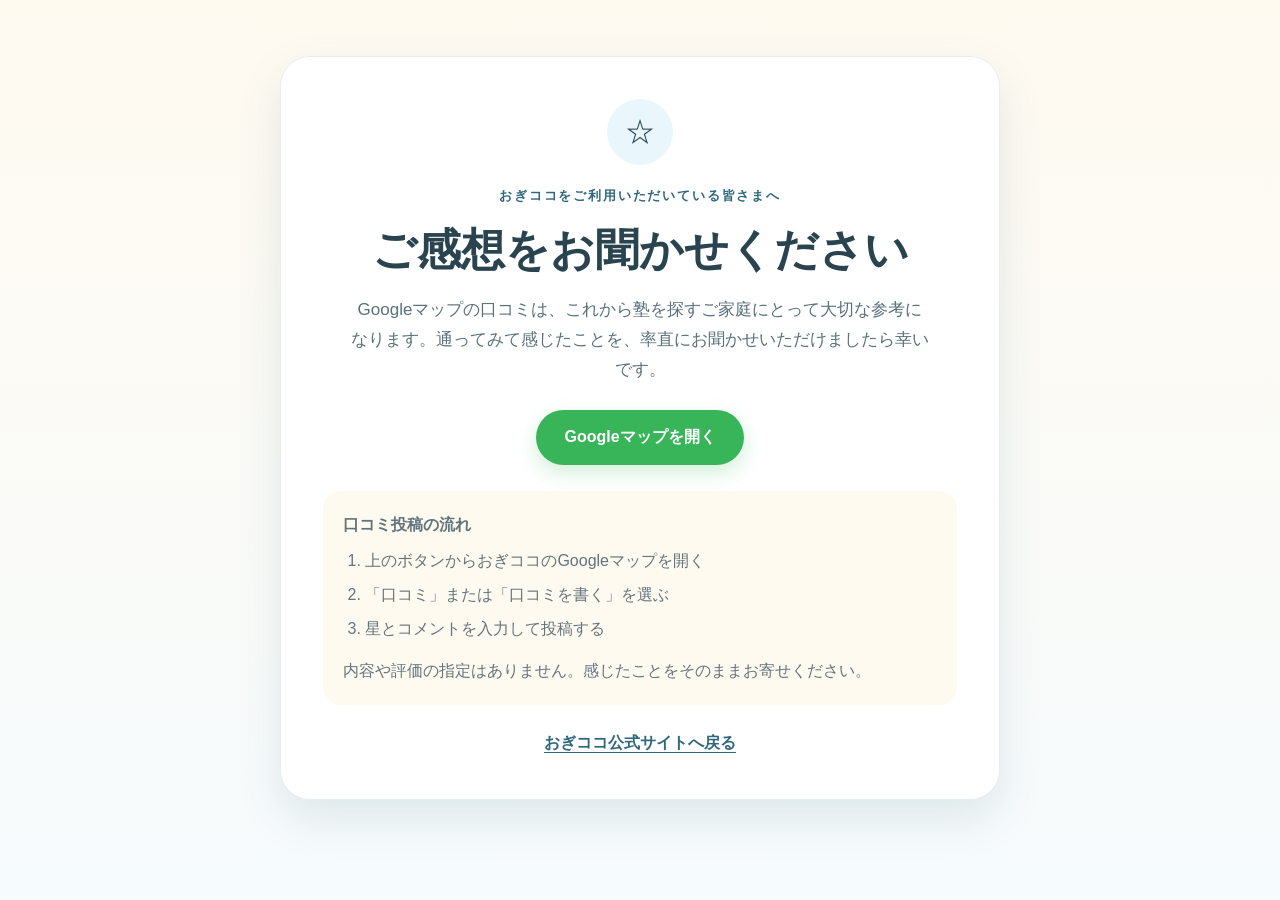
<file: review.html>
<!doctype html>
<html lang="ja">
<head>
  <meta charset="utf-8" />
  <meta name="viewport" content="width=device-width, initial-scale=1" />
  <title>おぎココへのご感想｜おぎココ学習塾・英語塾</title>
  <meta name="description" content="おぎココ学習塾・英語塾をご利用いただいた皆さまへ。Googleマップでのご感想をお聞かせください。" />
  <meta name="robots" content="noindex,nofollow" />
  <meta name="theme-color" content="#fffaf0" />
  <link rel="icon" href="favicon.png" />
  <link rel="apple-touch-icon" href="favicon.png" />
  <link rel="stylesheet" href="styles.css" />
  <script defer src="script.js"></script>
  <style>
    .review-wrap{min-height:100vh;background:linear-gradient(180deg,#fffaf0,#f6fbfd);padding:56px 0 80px}
    .review-card{max-width:720px;margin:0 auto;background:#fff;border:1px solid #e6eef1;border-radius:30px;padding:42px;box-shadow:var(--shadow);text-align:center}
    .review-mark{width:66px;height:66px;border-radius:50%;display:grid;place-items:center;margin:0 auto 20px;background:var(--blue-pale);font-size:30px}
    .review-card h1{font-size:clamp(30px,5vw,44px);line-height:1.35;margin:0 0 16px}
    .review-card .lead{color:#58717a;font-size:17px;margin:0 auto 26px;max-width:580px}
    .review-note{margin:26px 0 0;padding:20px;border-radius:18px;background:var(--bg);text-align:left;color:#60757d}
    .review-note ol{margin:8px 0 0;padding-left:1.4em}
    .review-note li+li{margin-top:6px}
    .back-home{display:inline-block;margin-top:24px;color:var(--blue-dark);font-weight:800;text-underline-offset:4px}
    @media(max-width:600px){.review-wrap{padding:28px 0 48px}.review-card{padding:30px 22px;border-radius:24px}}
  </style>
</head>
<body>
  <main class="review-wrap">
    <div class="container">
      <div class="review-card">
        <div class="review-mark" aria-hidden="true">☆</div>
        <p class="eyebrow">おぎココをご利用いただいている皆さまへ</p>
        <h1>ご感想をお聞かせください</h1>
        <p class="lead">Googleマップの口コミは、これから塾を探すご家庭にとって大切な参考になります。通ってみて感じたことを、率直にお聞かせいただけましたら幸いです。</p>
        <a class="btn btn-line btn-large" href="https://www.google.com/maps/search/?api=1&query=%E3%81%8A%E3%81%8E%E3%82%B3%E3%82%B3%E8%8B%B1%E8%AA%9E%E5%A1%BE%E3%83%BB%E5%AD%A6%E7%BF%92%E5%A1%BE&query_place_id=ChIJY4KwBADzGGAReaugz76zSbE" target="_blank" rel="noopener noreferrer">Googleマップを開く</a>
        <div class="review-note">
          <strong>口コミ投稿の流れ</strong>
          <ol>
            <li>上のボタンからおぎココのGoogleマップを開く</li>
            <li>「口コミ」または「口コミを書く」を選ぶ</li>
            <li>星とコメントを入力して投稿する</li>
          </ol>
          <p style="margin:14px 0 0">内容や評価の指定はありません。感じたことをそのままお寄せください。</p>
        </div>
        <a class="back-home" href="/">おぎココ公式サイトへ戻る</a>
      </div>
    </div>
  </main>
</body>
</html>
</file>
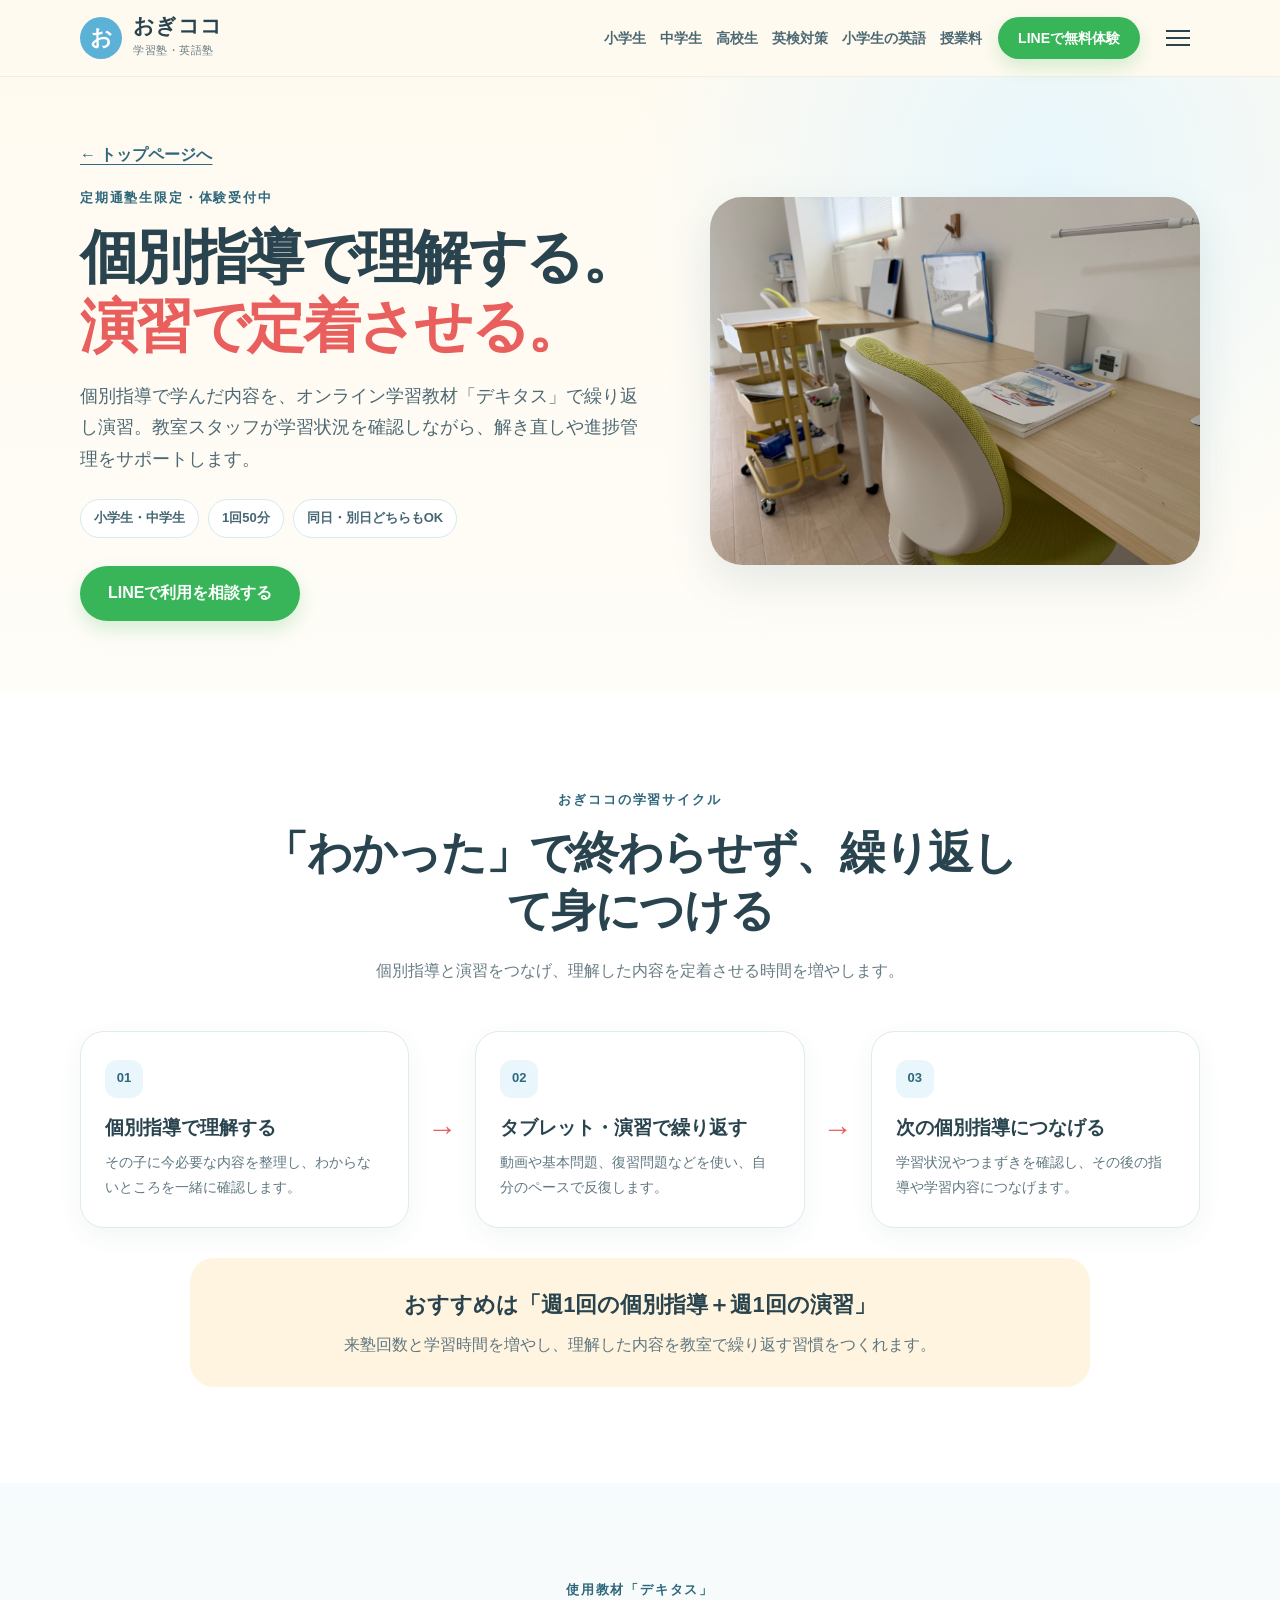
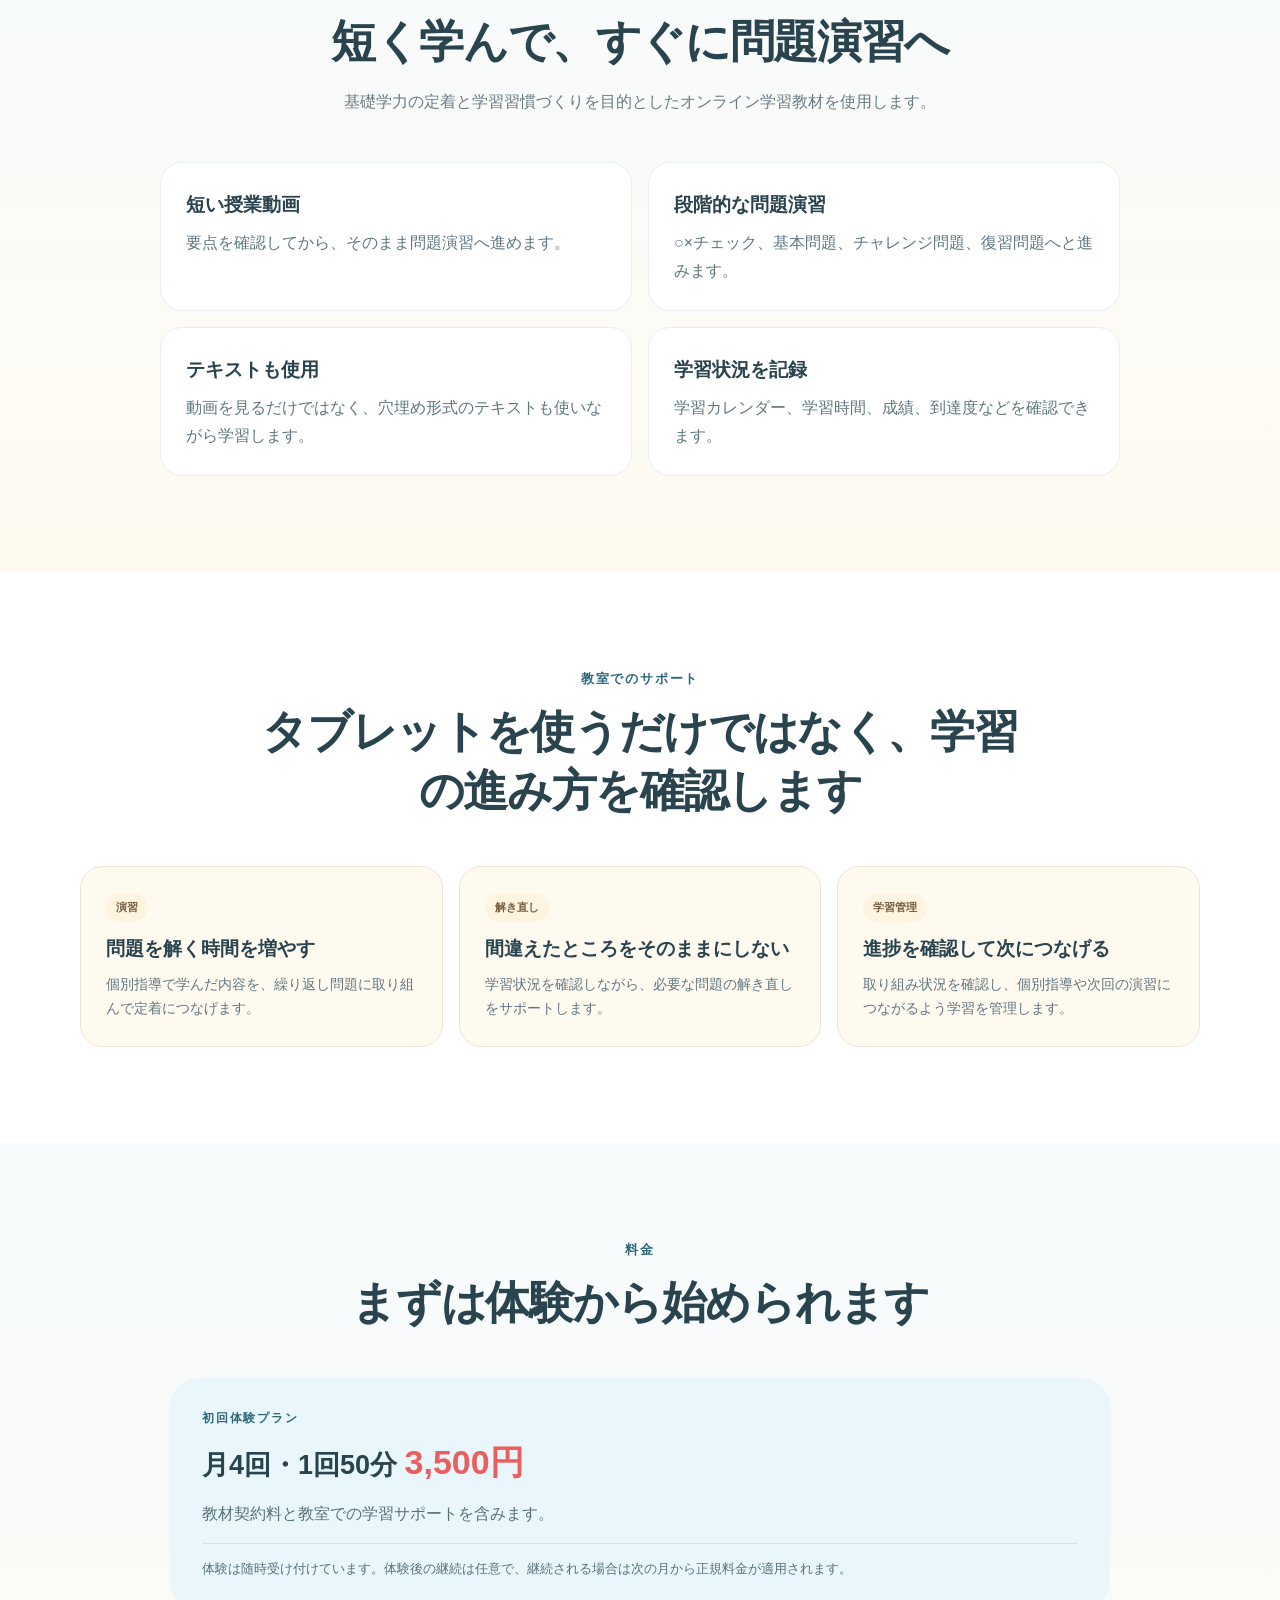
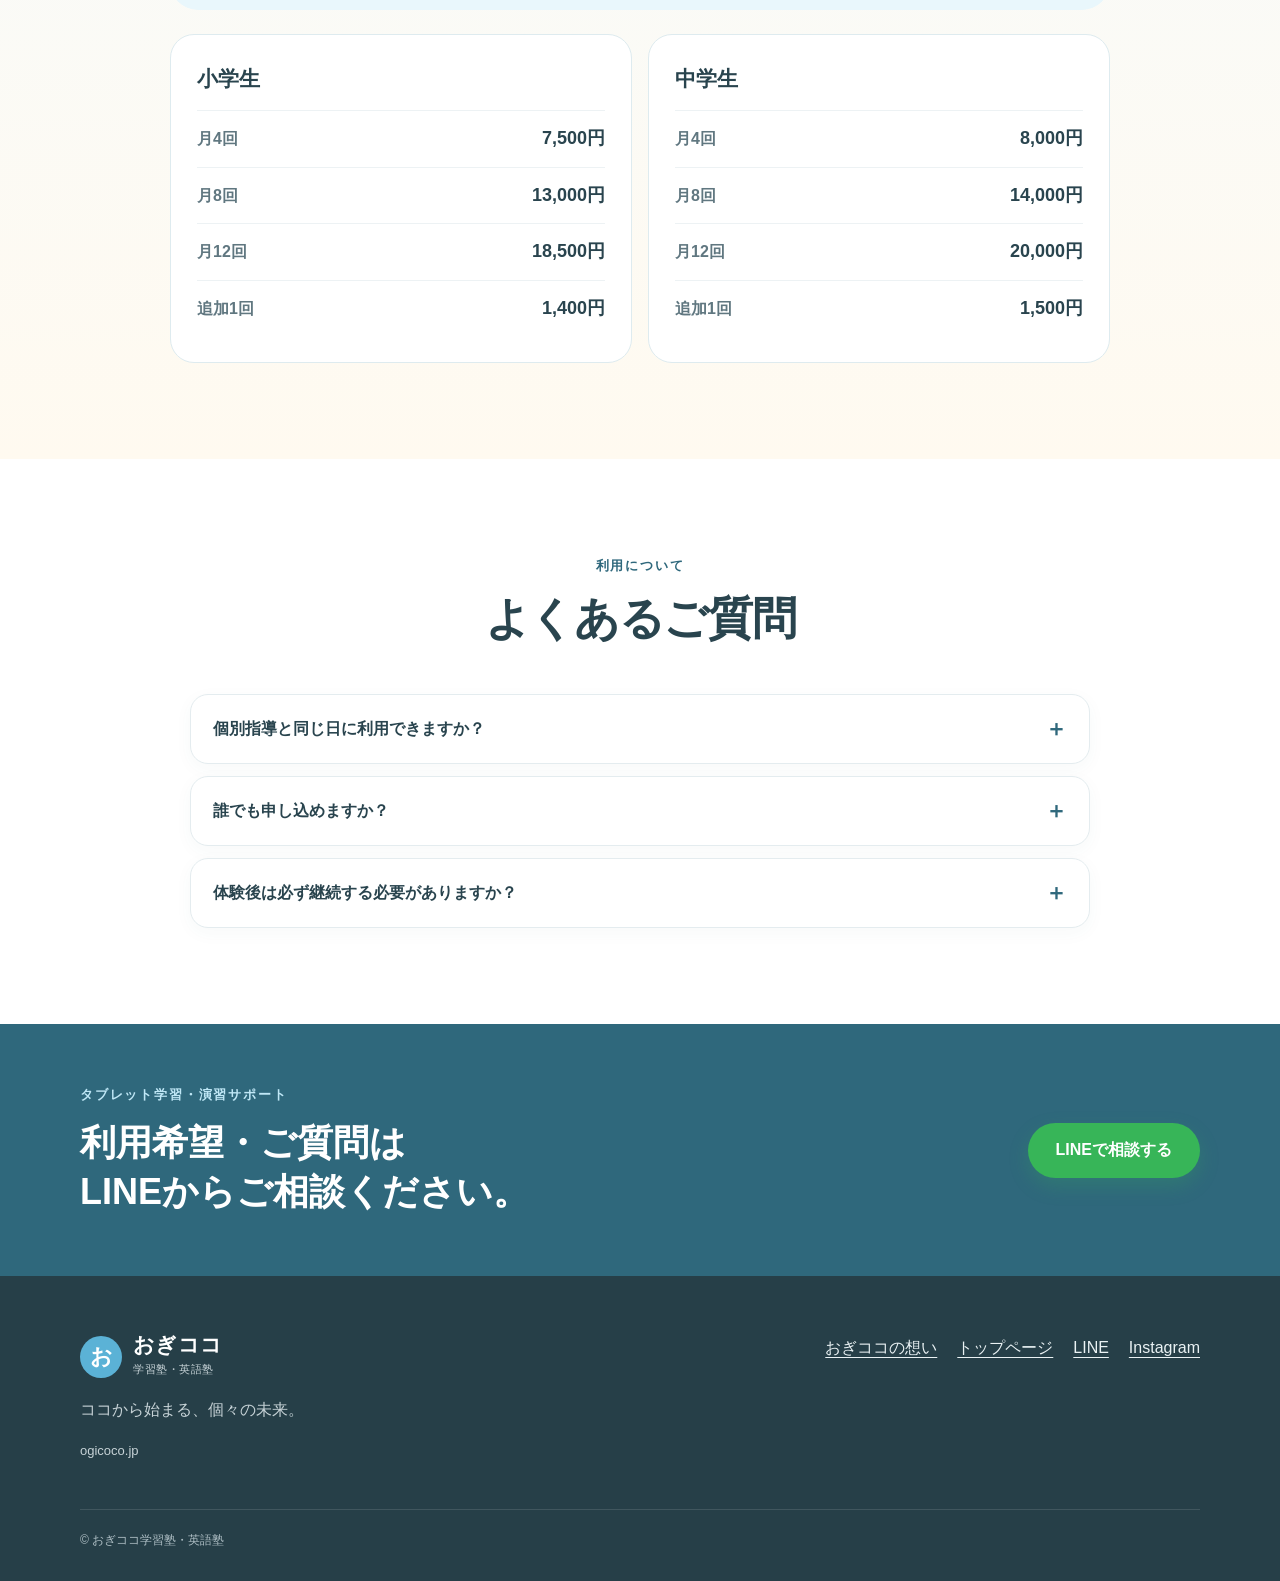
<file: tablet.html>
<!doctype html>
<html lang="ja">
<head>
  <meta charset="utf-8" />
  <meta name="viewport" content="width=device-width, initial-scale=1" />
  <title>荻窪のタブレット学習・演習サポート｜おぎココ学習塾・英語塾</title>
  <meta name="description" content="おぎココ学習塾の定期通塾生向けタブレット学習・演習サポート。オンライン学習教材「デキタス」を使い、個別指導で学んだ内容の復習・演習・解き直し・進捗管理を教室でサポートします。" />
  <meta name="theme-color" content="#fffaf0" />
  <link rel="canonical" href="https://www.ogicoco.jp/tablet" />
  <meta property="og:type" content="website" />
  <meta property="og:locale" content="ja_JP" />
  <meta property="og:site_name" content="おぎココ学習塾・英語塾" />
  <meta property="og:title" content="タブレット学習・演習サポート｜おぎココ学習塾・英語塾" />
  <meta property="og:description" content="個別指導で理解した内容を、演習で繰り返して定着へ。デキタスを使った教室内の学習サポートです。" />
  <meta property="og:url" content="https://www.ogicoco.jp/tablet" />
  <meta property="og:image" content="https://www.ogicoco.jp/ogp.jpg" />
  <meta name="twitter:card" content="summary_large_image" />
  <link rel="icon" href="favicon.png" />
  <link rel="apple-touch-icon" href="favicon.png" />
  <link rel="stylesheet" href="/styles.css?v=20261126-3" />
  <script defer src="/script.js?v=20261126-3"></script>
  <style>
    .subpage-hero{padding:64px 0 72px;background:radial-gradient(circle at 82% 15%,#e8f7fc 0,transparent 36%),linear-gradient(180deg,#fffaf0,#fffdf8)}
    .subpage-grid{display:grid;grid-template-columns:1.08fr .92fr;gap:54px;align-items:center}
    .subpage-back{display:inline-block;margin-bottom:18px;color:var(--blue-dark);font-weight:800;text-underline-offset:4px}
    .subpage-hero h1{font-size:clamp(37px,4.6vw,58px);line-height:1.2;margin:0 0 20px;letter-spacing:-.045em}
    .subpage-hero h1 em{font-style:normal;color:var(--red)}
    .subpage-hero .lead{font-size:18px;color:#4e6973;margin:0 0 24px}
    .subpage-photo img{width:100%;aspect-ratio:4/3;object-fit:cover;border-radius:32px;box-shadow:var(--shadow)}
    .info-grid{display:grid;grid-template-columns:repeat(2,1fr);gap:16px;max-width:960px;margin:auto}
    .info-card{background:#fff;border:1px solid #e5eff3;border-radius:22px;padding:25px}
    .info-card h3{font-size:19px;margin:0 0 8px}
    .info-card p{margin:0;color:#607780}
    .use-example{max-width:900px;margin:30px auto 0;background:var(--cream);border-radius:24px;padding:28px 30px;text-align:center}
    .use-example p{margin:0;color:#607780}
    .use-example strong{display:block;font-size:22px;color:var(--ink);margin-bottom:6px}
    .tablet-price-wrap{max-width:940px;margin:auto}
    .tablet-trial{background:var(--blue-pale);border-radius:28px;padding:30px 32px;margin-bottom:24px}
    .tablet-trial h3{margin:4px 0 7px;font-size:27px}
    .tablet-trial h3 strong{font-size:34px;color:var(--red)}
    .tablet-trial p{margin:0;color:#58717a}
    .tablet-note{margin-top:15px!important;padding-top:14px;border-top:1px solid rgba(47,104,124,.13);font-size:13px}
    .tablet-price-grid{display:grid;grid-template-columns:1fr 1fr;gap:16px}
    .tablet-price-card{background:#fff;border:1px solid #deebef;border-radius:24px;padding:26px}
    .tablet-price-card h3{font-size:21px;margin:0 0 12px}
    .tablet-price-card div{display:flex;justify-content:space-between;align-items:baseline;gap:16px;padding:12px 0;border-top:1px solid #edf2f4}
    .tablet-price-card span{color:#607780;font-weight:700}
    .tablet-price-card strong{font-size:18px}
    .tablet-faq{max-width:900px;margin:auto}
    @media(max-width:900px){.subpage-grid{grid-template-columns:1fr;gap:34px}.subpage-photo{max-width:620px}.info-grid,.tablet-price-grid{grid-template-columns:1fr}}
    @media(max-width:600px){.subpage-hero{padding:42px 0 58px}.subpage-hero h1{font-size:38px}.subpage-hero .lead{font-size:16px}.info-card{padding:21px}.tablet-trial{padding:24px 21px}.tablet-trial h3{font-size:22px}.tablet-trial h3 strong{font-size:29px}.use-example{padding:24px 21px}}
  </style>
</head>
<body>
  <header class="site-header" id="top"><div class="container header-inner"><a class="brand" href="/" aria-label="おぎココ学習塾・英語塾 トップ"><span class="brand-mark" aria-hidden="true">お</span><span><span class="brand-main">おぎココ</span><span class="brand-sub">学習塾・英語塾</span></span></a><nav class="desktop-nav" aria-label="メインナビゲーション"><a href="/elementary">小学生</a><a href="/junior-high">中学生</a><a href="/high-school">高校生</a><a href="/eiken">英検対策</a><a href="/elementary/english">小学生の英語</a><a href="/price">授業料</a></nav><a class="btn btn-line header-cta" href="https://page.line.me/971ktbrj" target="_blank" rel="noopener noreferrer">LINEで無料体験</a><button class="menu-button" type="button" aria-label="メニューを開く" aria-controls="site-menu" aria-expanded="false"><span></span><span></span><span></span></button></div><nav id="site-menu" class="mobile-menu service-menu" aria-label="サイトメニュー" hidden><a href="/elementary">小学生の個別指導</a><a href="/junior-high">中学生の個別指導</a><a href="/high-school">高校生の英語指導</a><a href="/eiken">英検対策</a><a href="/elementary/english">小学生の英語</a><a href="/price">授業料・通塾プラン</a><details class="nav-group"><summary>おぎココを知る</summary><div class="nav-sub"><a href="/philosophy">指導方針・教育理念・特徴</a><a href="/teacher">代表講師紹介</a><a href="/classroom">教室・授業の様子</a><a href="/tablet">タブレット学習</a></div></details><details class="nav-group"><summary>入塾について</summary><div class="nav-sub"><a href="/admission">無料体験の流れ</a><a href="/admission#schedule">授業時間</a><a href="/admission#faq">よくあるご質問</a></div></details><a href="/classroom#access">アクセス</a></nav></header>

  <main>
    <section class="subpage-hero">
      <div class="container subpage-grid">
        <div>
          <a class="subpage-back" href="/">← トップページへ</a>
          <p class="eyebrow">定期通塾生限定・体験受付中</p>
          <h1>個別指導で理解する。<br><em>演習で定着させる。</em></h1>
          <p class="lead">個別指導で学んだ内容を、オンライン学習教材「デキタス」で繰り返し演習。教室スタッフが学習状況を確認しながら、解き直しや進捗管理をサポートします。</p>
          <div class="hero-badges"><span>小学生・中学生</span><span>1回50分</span><span>同日・別日どちらもOK</span></div>
          <a class="btn btn-line btn-large" href="https://page.line.me/971ktbrj" target="_blank" rel="noopener noreferrer">LINEで利用を相談する</a>
        </div>
        <div class="subpage-photo"><img src="assets/images/study-space.jpg" alt="おぎココ学習塾の学習スペース" /></div>
      </div>
    </section>

    <section class="section section-white">
      <div class="container">
        <div class="section-heading">
          <p class="eyebrow">おぎココの学習サイクル</p>
          <h2>「わかった」で終わらせず、繰り返して身につける</h2>
          <p>個別指導と演習をつなげ、理解した内容を定着させる時間を増やします。</p>
        </div>
        <div class="practice-cycle">
          <div class="practice-step"><span>01</span><strong>個別指導で理解する</strong><p>その子に今必要な内容を整理し、わからないところを一緒に確認します。</p></div>
          <div class="practice-arrow" aria-hidden="true">→</div>
          <div class="practice-step"><span>02</span><strong>タブレット・演習で繰り返す</strong><p>動画や基本問題、復習問題などを使い、自分のペースで反復します。</p></div>
          <div class="practice-arrow" aria-hidden="true">→</div>
          <div class="practice-step"><span>03</span><strong>次の個別指導につなげる</strong><p>学習状況やつまずきを確認し、その後の指導や学習内容につなげます。</p></div>
        </div>
        <div class="use-example">
          <strong>おすすめは「週1回の個別指導＋週1回の演習」</strong>
          <p>来塾回数と学習時間を増やし、理解した内容を教室で繰り返す習慣をつくれます。</p>
        </div>
      </div>
    </section>

    <section class="section practice-section">
      <div class="container">
        <div class="section-heading">
          <p class="eyebrow">使用教材「デキタス」</p>
          <h2>短く学んで、すぐに問題演習へ</h2>
          <p>基礎学力の定着と学習習慣づくりを目的としたオンライン学習教材を使用します。</p>
        </div>
        <div class="info-grid">
          <article class="info-card"><h3>短い授業動画</h3><p>要点を確認してから、そのまま問題演習へ進めます。</p></article>
          <article class="info-card"><h3>段階的な問題演習</h3><p>○×チェック、基本問題、チャレンジ問題、復習問題へと進みます。</p></article>
          <article class="info-card"><h3>テキストも使用</h3><p>動画を見るだけではなく、穴埋め形式のテキストも使いながら学習します。</p></article>
          <article class="info-card"><h3>学習状況を記録</h3><p>学習カレンダー、学習時間、成績、到達度などを確認できます。</p></article>
        </div>
      </div>
    </section>

    <section class="section section-white">
      <div class="container">
        <div class="section-heading">
          <p class="eyebrow">教室でのサポート</p>
          <h2>タブレットを使うだけではなく、学習の進み方を確認します</h2>
        </div>
        <div class="practice-benefits">
          <article class="practice-card"><span>演習</span><h3>問題を解く時間を増やす</h3><p>個別指導で学んだ内容を、繰り返し問題に取り組んで定着につなげます。</p></article>
          <article class="practice-card"><span>解き直し</span><h3>間違えたところをそのままにしない</h3><p>学習状況を確認しながら、必要な問題の解き直しをサポートします。</p></article>
          <article class="practice-card"><span>学習管理</span><h3>進捗を確認して次につなげる</h3><p>取り組み状況を確認し、個別指導や次回の演習につながるよう学習を管理します。</p></article>
        </div>
      </div>
    </section>

    <section class="section practice-section">
      <div class="container tablet-price-wrap">
        <div class="section-heading">
          <p class="eyebrow">料金</p>
          <h2>まずは体験から始められます</h2>
        </div>
        <div class="tablet-trial">
          <p class="mini-label">初回体験プラン</p>
          <h3>月4回・1回50分 <strong>3,500円</strong></h3>
          <p>教材契約料と教室での学習サポートを含みます。</p>
          <p class="tablet-note">体験は随時受け付けています。体験後の継続は任意で、継続される場合は次の月から正規料金が適用されます。</p>
        </div>
        <div class="tablet-price-grid">
          <article class="tablet-price-card">
            <h3>小学生</h3>
            <div><span>月4回</span><strong>7,500円</strong></div>
            <div><span>月8回</span><strong>13,000円</strong></div>
            <div><span>月12回</span><strong>18,500円</strong></div>
            <div><span>追加1回</span><strong>1,400円</strong></div>
          </article>
          <article class="tablet-price-card">
            <h3>中学生</h3>
            <div><span>月4回</span><strong>8,000円</strong></div>
            <div><span>月8回</span><strong>14,000円</strong></div>
            <div><span>月12回</span><strong>20,000円</strong></div>
            <div><span>追加1回</span><strong>1,500円</strong></div>
          </article>
        </div>
      </div>
    </section>

    <section class="section section-white">
      <div class="container tablet-faq">
        <div class="section-heading"><p class="eyebrow">利用について</p><h2>よくあるご質問</h2></div>
        <div class="faq-list">
          <details><summary>個別指導と同じ日に利用できますか？</summary><p>はい。個別指導の前後に続けて利用することも、演習だけ別日に来塾することもできます。</p></details>
          <details><summary>誰でも申し込めますか？</summary><p>現在は、おぎココの定期通塾生である小学生・中学生を対象としています。</p></details>
          <details><summary>体験後は必ず継続する必要がありますか？</summary><p>いいえ。体験後の継続は任意です。継続される場合は、次の月から正規料金が適用されます。</p></details>
        </div>
      </div>
    </section>

    <section class="cta-band">
      <div class="container cta-inner">
        <div><p class="eyebrow">タブレット学習・演習サポート</p><h2>利用希望・ご質問は<br>LINEからご相談ください。</h2></div>
        <a class="btn btn-line btn-large" href="https://page.line.me/971ktbrj" target="_blank" rel="noopener noreferrer">LINEで相談する</a>
      </div>
    </section>
  </main>

  <footer class="footer">
    <div class="container footer-grid">
      <div><a class="brand footer-brand" href="/"><span class="brand-mark" aria-hidden="true">お</span><span><span class="brand-main">おぎココ</span><span class="brand-sub">学習塾・英語塾</span></span></a><p>ココから始まる、個々の未来。</p><p class="footer-domain">ogicoco.jp</p></div>
      <div class="footer-links"><a href="/philosophy">おぎココの想い</a><a href="/">トップページ</a><a href="https://page.line.me/971ktbrj" target="_blank" rel="noopener noreferrer">LINE</a><a href="https://www.instagram.com/ogicoco_english" target="_blank" rel="noopener noreferrer">Instagram</a></div>
    </div>
    <div class="container copyright">© おぎココ学習塾・英語塾</div>
  </footer>

  <div class="mobile-sticky"><a href="https://page.line.me/971ktbrj" target="_blank" rel="noopener noreferrer"><span>通塾生限定</span>LINEで相談する</a></div>
</body>
</html>
</file>
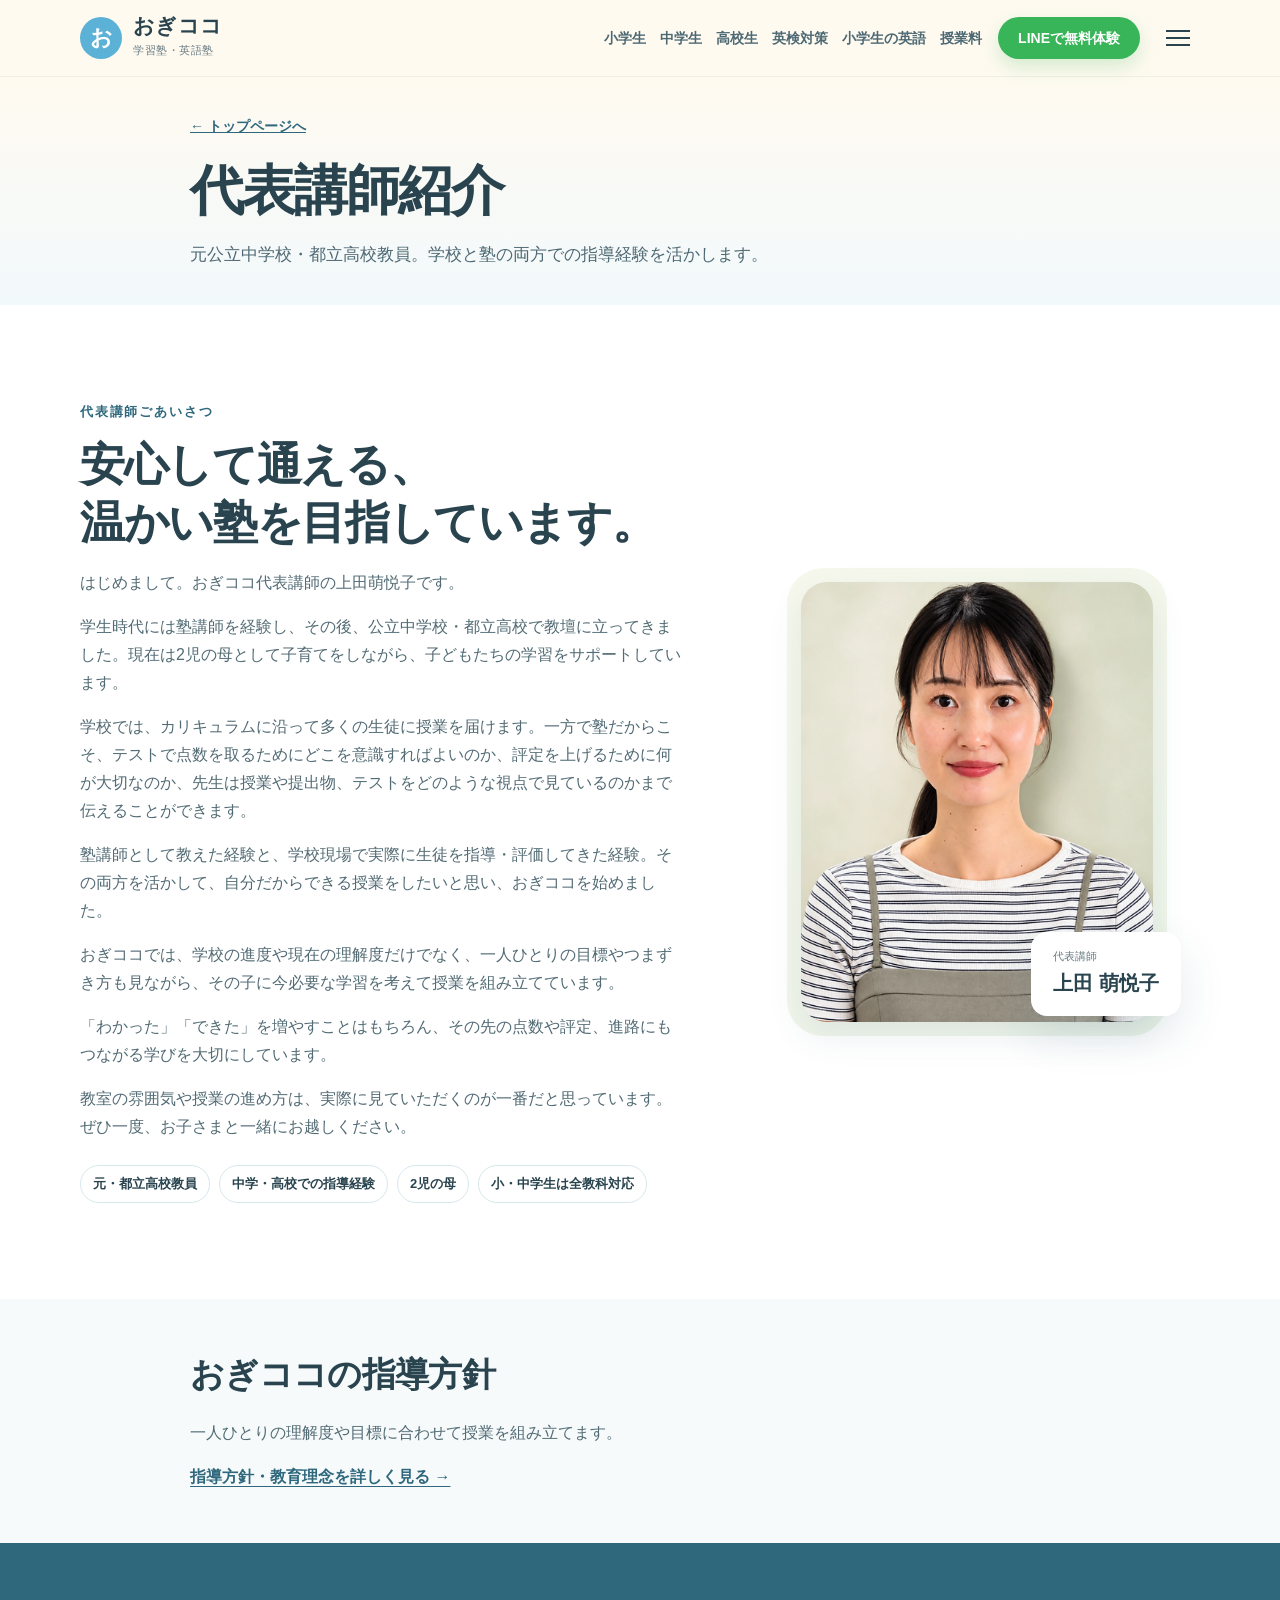
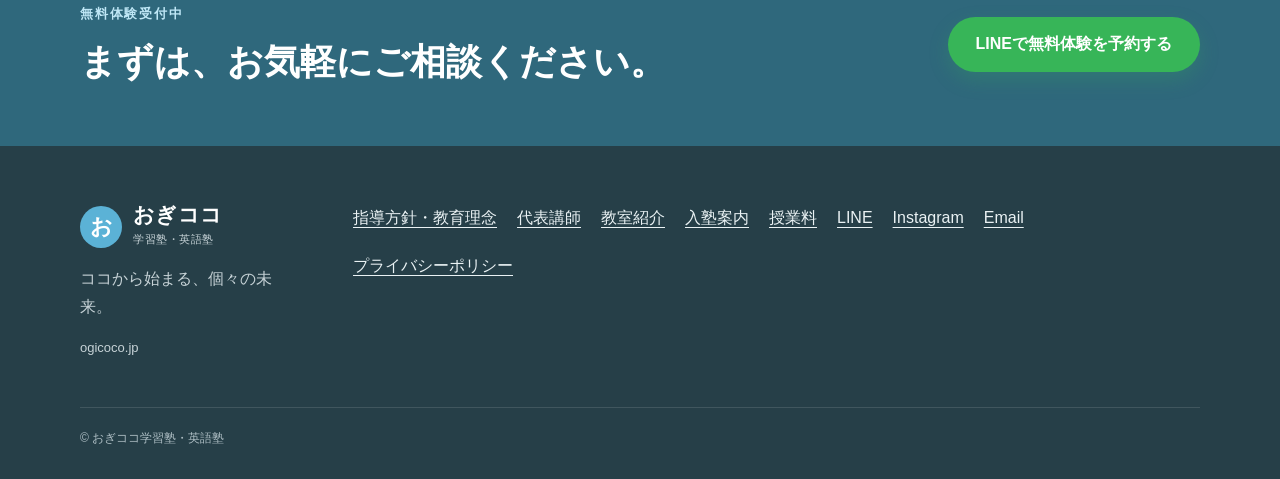
<file: teacher.html>
<!doctype html>
<html lang="ja"><head><meta charset="utf-8"><meta name="viewport" content="width=device-width, initial-scale=1"><title>代表講師紹介｜おぎココ学習塾・英語塾</title><meta name="description" content="元公立中学校・都立高校教員の代表講師、上田萌悦子。学校現場での指導・評価経験を活かす荻窪の1対2個別指導塾です。"><meta name="theme-color" content="#fffaf0"><link rel="canonical" href="https://www.ogicoco.jp/teacher"><link rel="icon" href="/favicon.png"><meta property="og:type" content="website"><meta property="og:locale" content="ja_JP"><meta property="og:site_name" content="おぎココ学習塾・英語塾"><meta property="og:title" content="代表講師紹介｜おぎココ学習塾・英語塾"><meta property="og:description" content="元公立中学校・都立高校教員の代表講師、上田萌悦子。学校現場での指導・評価経験を活かす荻窪の1対2個別指導塾です。"><meta property="og:url" content="https://www.ogicoco.jp/teacher"><meta property="og:image" content="https://www.ogicoco.jp/ogp.jpg"><meta name="twitter:card" content="summary_large_image"><link rel="stylesheet" href="/styles.css?v=20261126-3"><script defer src="/script.js?v=20261126-3"></script><script type="application/ld+json">{"@context":"https://schema.org","@graph":[{"@type":"WebPage","name":"代表講師紹介","url":"https://www.ogicoco.jp/teacher"},{"@type":"BreadcrumbList","itemListElement":[{"@type":"ListItem","position":1,"name":"ホーム","item":"https://www.ogicoco.jp/"},{"@type":"ListItem","position":2,"name":"代表講師紹介","item":"https://www.ogicoco.jp/teacher"}]}]}</script></head><body><a class="skip" href="#main">本文へ移動</a><header class="site-header" id="top"><div class="container header-inner"><a class="brand" href="/" aria-label="おぎココ学習塾・英語塾 トップ"><span class="brand-mark" aria-hidden="true">お</span><span><span class="brand-main">おぎココ</span><span class="brand-sub">学習塾・英語塾</span></span></a><nav class="desktop-nav" aria-label="メインナビゲーション"><a href="/elementary">小学生</a><a href="/junior-high">中学生</a><a href="/high-school">高校生</a><a href="/eiken">英検対策</a><a href="/elementary/english">小学生の英語</a><a href="/price">授業料</a></nav><a class="btn btn-line header-cta" href="https://page.line.me/971ktbrj" target="_blank" rel="noopener noreferrer">LINEで無料体験</a><button class="menu-button" type="button" aria-label="メニューを開く" aria-controls="site-menu" aria-expanded="false"><span></span><span></span><span></span></button></div><nav id="site-menu" class="mobile-menu service-menu" aria-label="サイトメニュー" hidden><a href="/elementary">小学生の個別指導</a><a href="/junior-high">中学生の個別指導</a><a href="/high-school">高校生の英語指導</a><a href="/eiken">英検対策</a><a href="/elementary/english">小学生の英語</a><a href="/price">授業料・通塾プラン</a><details class="nav-group"><summary>おぎココを知る</summary><div class="nav-sub"><a href="/philosophy">指導方針・教育理念・特徴</a><a href="/teacher">代表講師紹介</a><a href="/classroom">教室・授業の様子</a><a href="/tablet">タブレット学習</a></div></details><details class="nav-group"><summary>入塾について</summary><div class="nav-sub"><a href="/admission">無料体験の流れ</a><a href="/admission#schedule">授業時間</a><a href="/admission#faq">よくあるご質問</a></div></details><a href="/classroom#access">アクセス</a></nav></header><main id="main"><section class="service-hero compact-page-hero"><div class="container service-wrap"><a class="subpage-back" href="/">← トップページへ</a><h1>代表講師紹介</h1><p class="service-lead">元公立中学校・都立高校教員。学校と塾の両方での指導経験を活かします。</p></div></section><section class="section teacher-section" id="teacher">
      <div class="container teacher-grid">
        <div class="teacher-copy reveal">
          <p class="eyebrow">代表講師ごあいさつ</p>
          <h2>安心して通える、<br>温かい塾を目指しています。</h2>
          <p>はじめまして。おぎココ代表講師の上田萌悦子です。</p>
          <p>学生時代には塾講師を経験し、その後、公立中学校・都立高校で教壇に立ってきました。現在は2児の母として子育てをしながら、子どもたちの学習をサポートしています。</p>
          <p>学校では、カリキュラムに沿って多くの生徒に授業を届けます。一方で塾だからこそ、テストで点数を取るためにどこを意識すればよいのか、評定を上げるために何が大切なのか、先生は授業や提出物、テストをどのような視点で見ているのかまで伝えることができます。</p>
          <p>塾講師として教えた経験と、学校現場で実際に生徒を指導・評価してきた経験。その両方を活かして、自分だからできる授業をしたいと思い、おぎココを始めました。</p>
          <p>おぎココでは、学校の進度や現在の理解度だけでなく、一人ひとりの目標やつまずき方も見ながら、その子に今必要な学習を考えて授業を組み立てています。</p>
          <p>「わかった」「できた」を増やすことはもちろん、その先の点数や評定、進路にもつながる学びを大切にしています。</p>
          <p>教室の雰囲気や授業の進め方は、実際に見ていただくのが一番だと思っています。ぜひ一度、お子さまと一緒にお越しください。</p>
          <div class="teacher-tags"><span>元・都立高校教員</span><span>中学・高校での指導経験</span><span>2児の母</span><span>小・中学生は全教科対応</span></div>
        </div>
        <div class="teacher-photo reveal">
          <img src="/assets/images/teacher-profile-hq.webp" alt="おぎココ代表講師 上田萌悦子" width="960" height="1200" loading="lazy" decoding="async" />
          <div class="teacher-name"><small>代表講師</small><strong>上田 萌悦子</strong></div>
        </div>
      </div>
    </section><section class="service-section service-section-tint"><div class="container service-wrap"><h2>おぎココの指導方針</h2><p>一人ひとりの理解度や目標に合わせて授業を組み立てます。</p><a class="text-link" href="/philosophy">指導方針・教育理念を詳しく見る →</a></div></section><section class="cta-band"><div class="container cta-inner"><div><p class="eyebrow">無料体験受付中</p><h2>まずは、お気軽にご相談ください。</h2></div><a class="btn btn-line btn-large" href="https://page.line.me/971ktbrj" target="_blank" rel="noopener noreferrer">LINEで無料体験を予約する</a></div></section></main><footer class="footer">
    <div class="container footer-grid">
      <div><a class="brand footer-brand" href="/"><span class="brand-mark" aria-hidden="true">お</span><span><span class="brand-main">おぎココ</span><span class="brand-sub">学習塾・英語塾</span></span></a><p>ココから始まる、個々の未来。</p><p class="footer-domain">ogicoco.jp</p></div>
      <div class="footer-links"><a href="/philosophy">指導方針・教育理念</a><a href="/teacher">代表講師</a><a href="/classroom">教室紹介</a><a href="/admission">入塾案内</a><a href="/price">授業料</a><a href="https://page.line.me/971ktbrj" target="_blank" rel="noopener noreferrer">LINE</a><a href="https://www.instagram.com/ogicoco_english" target="_blank" rel="noopener noreferrer">Instagram</a><a href="mailto:ogicoco.english@gmail.com">Email</a><a href="/privacy">プライバシーポリシー</a></div>
    </div>
    <div class="container copyright">© おぎココ学習塾・英語塾</div>
  </footer><div class="mobile-sticky"><a href="https://page.line.me/971ktbrj" target="_blank" rel="noopener noreferrer"><span>無料体験受付中</span>LINEで予約する</a></div></body></html>
</file>
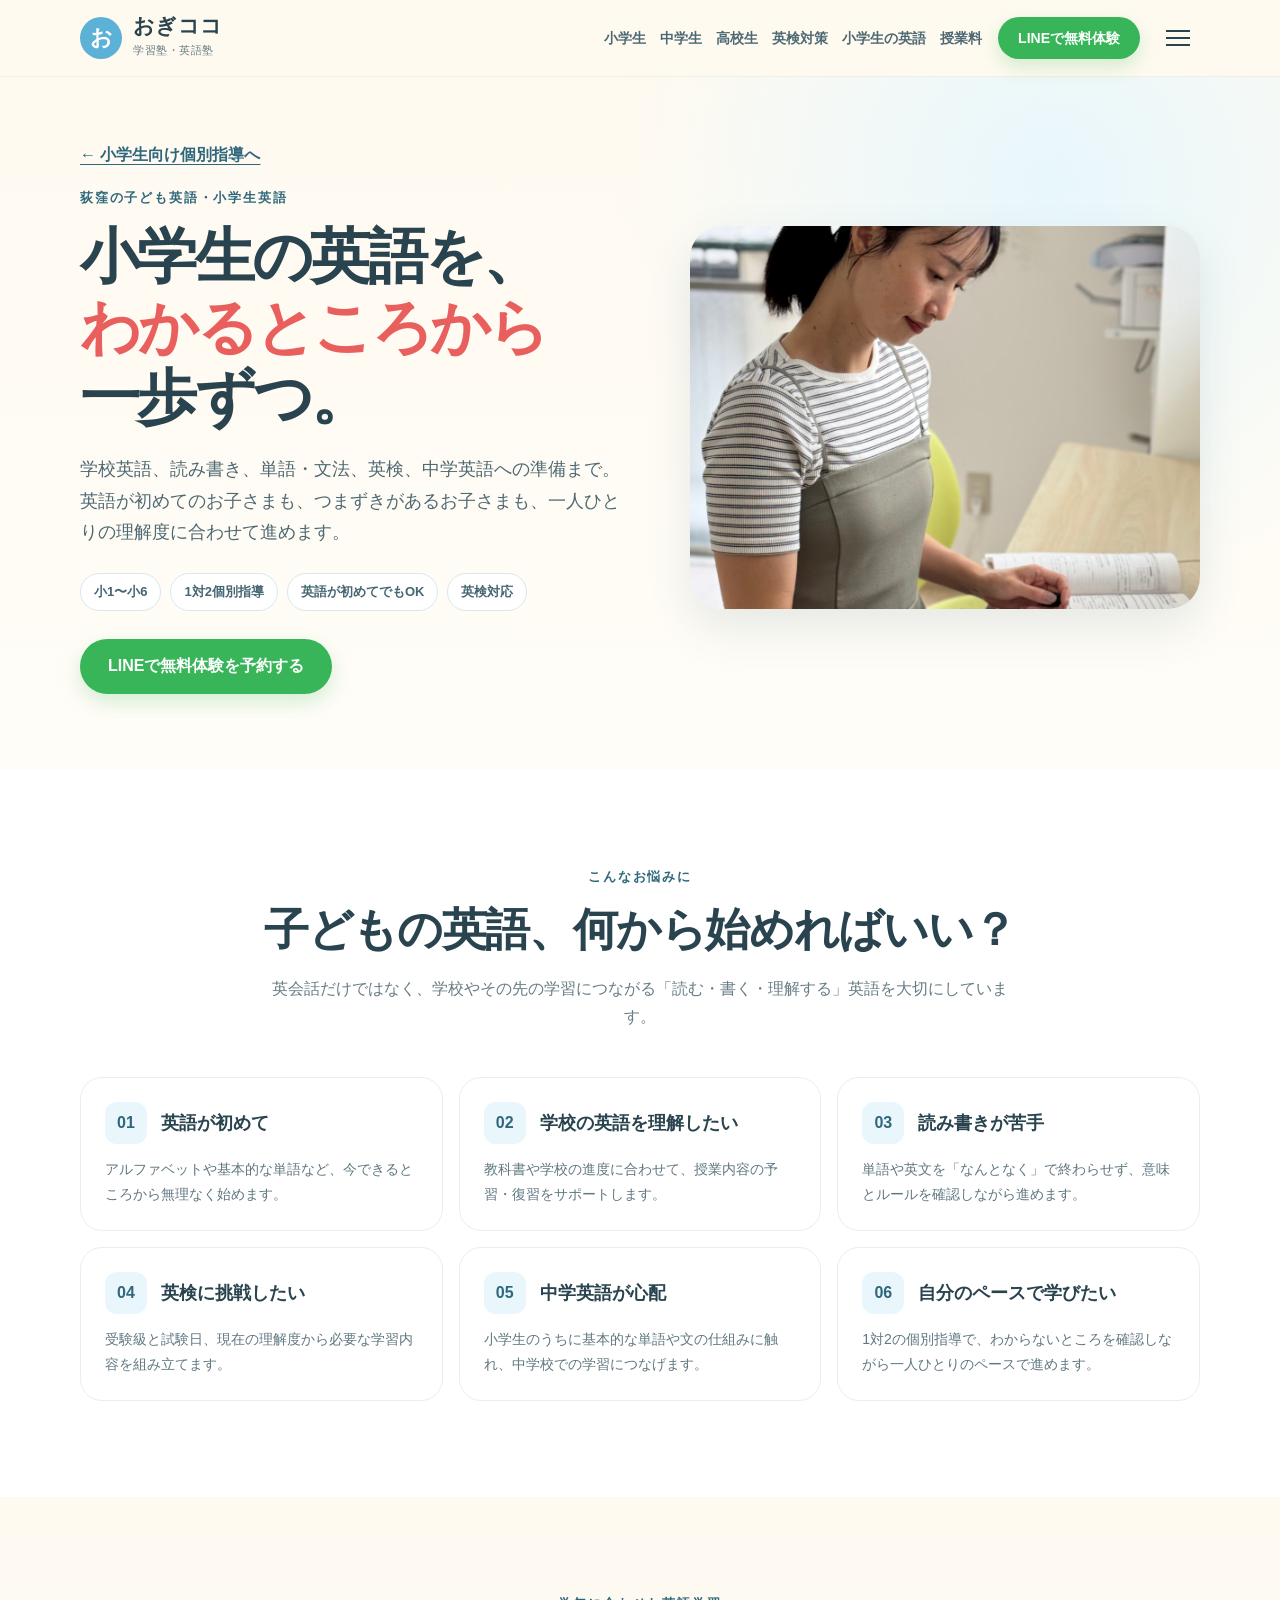
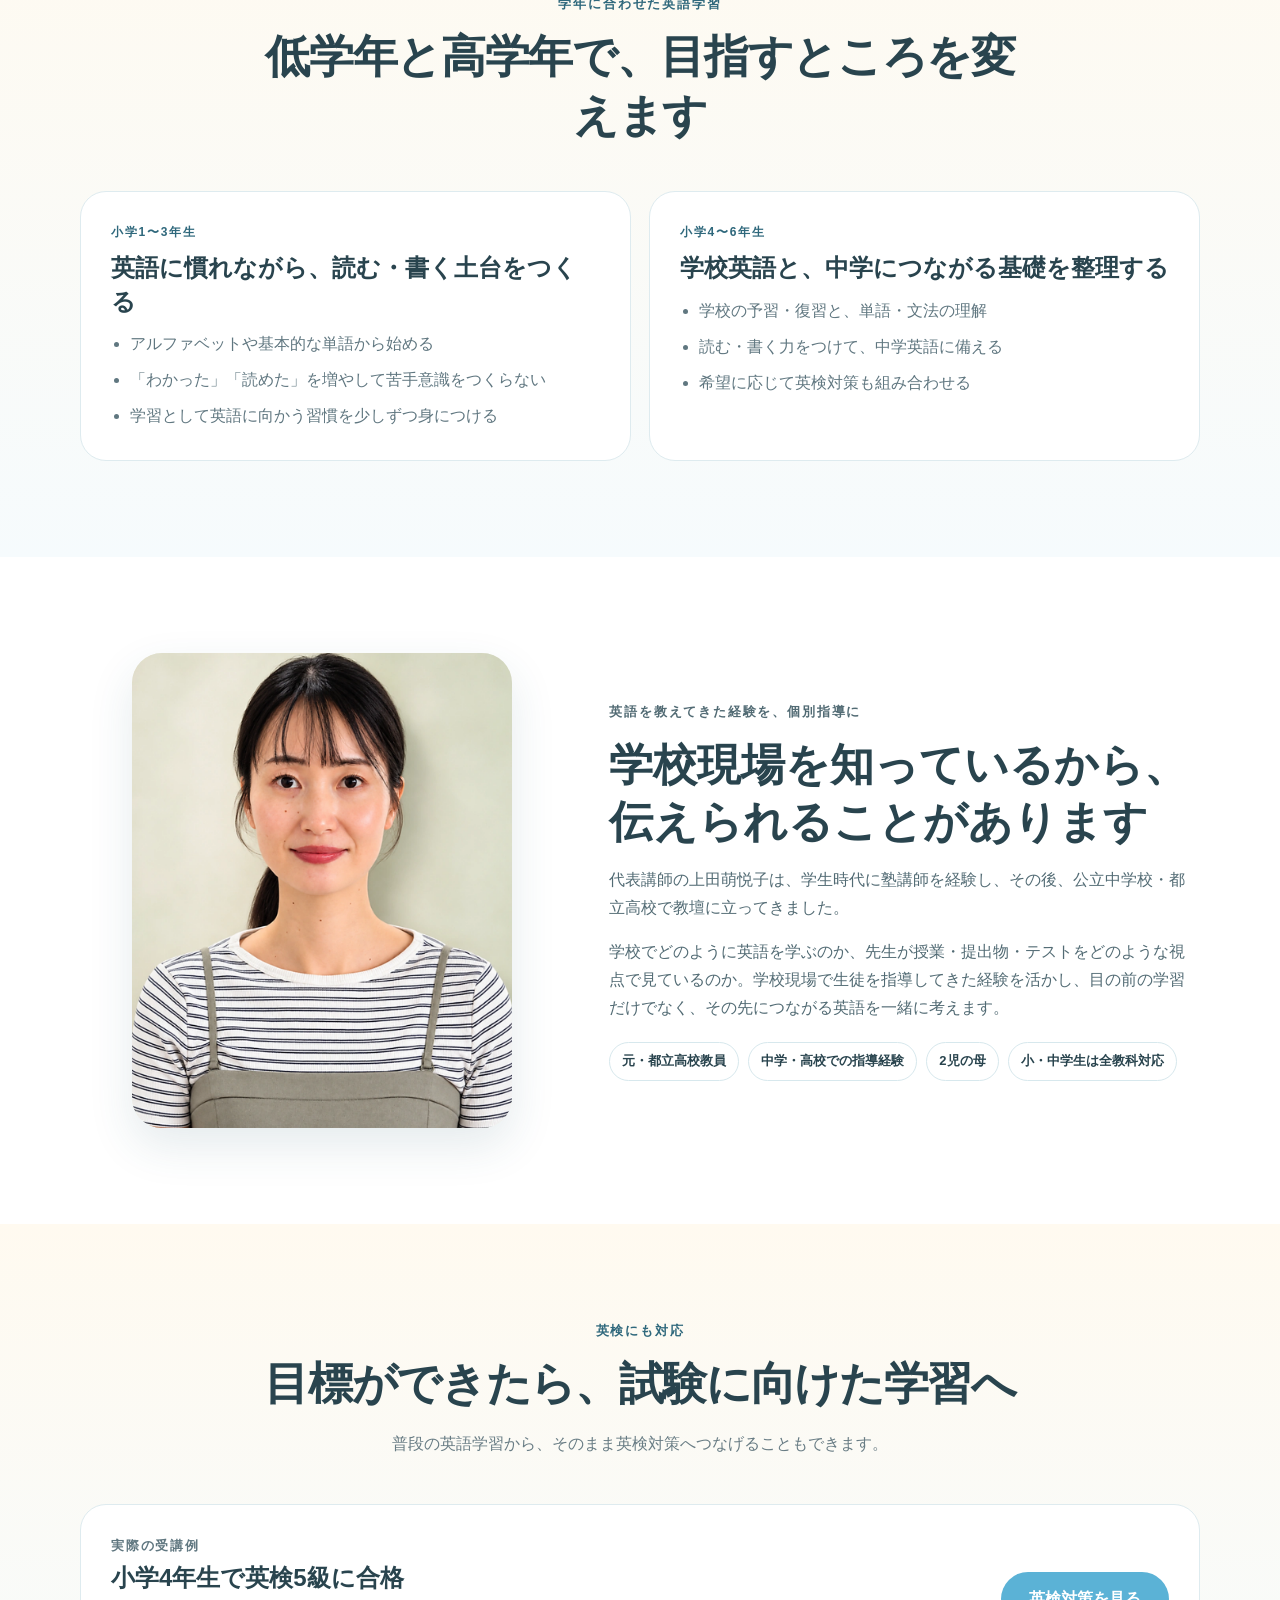
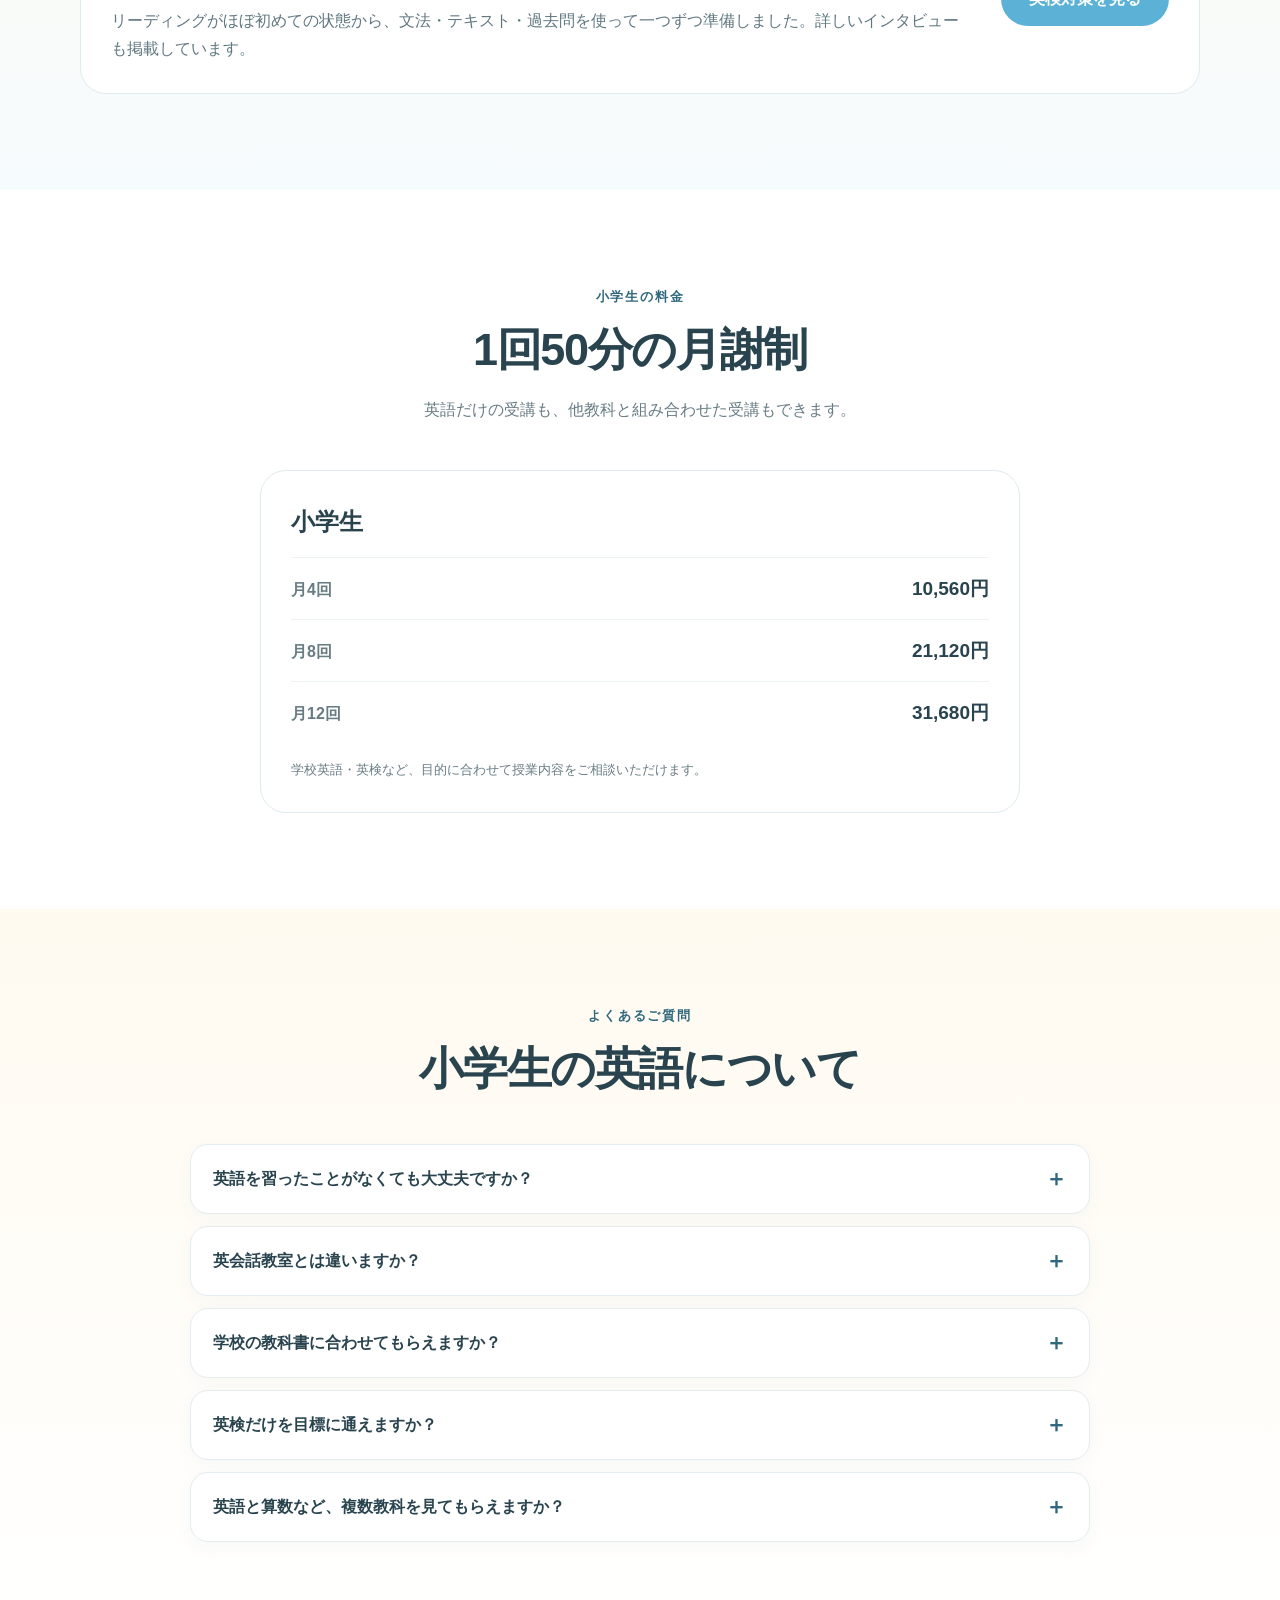
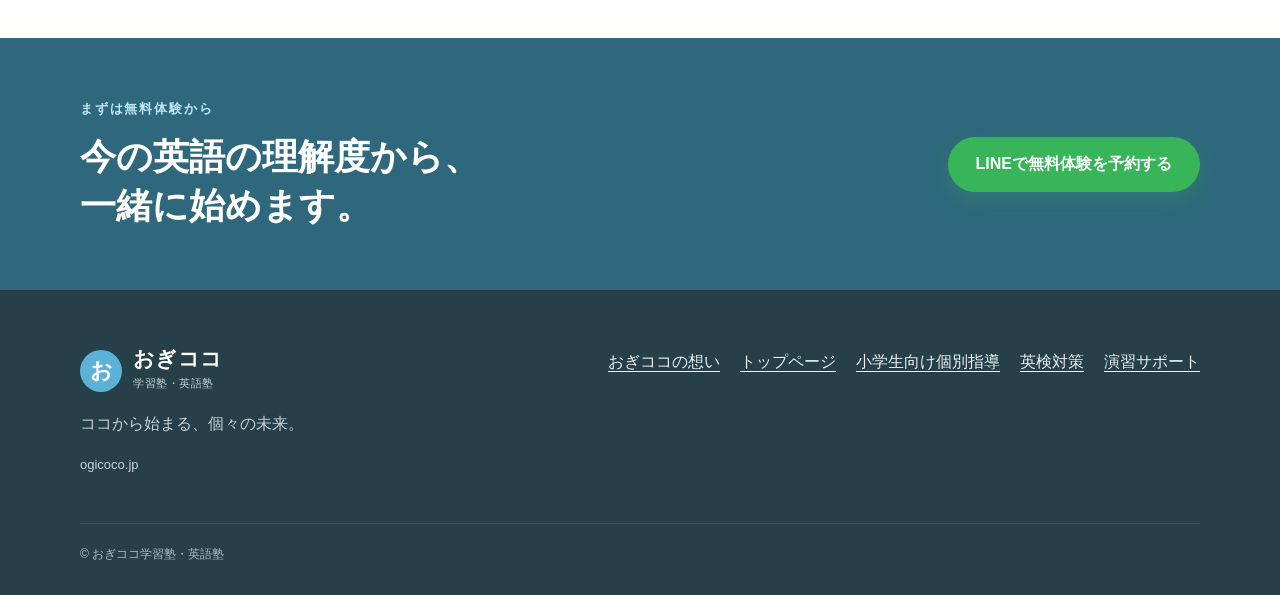
<file: elementary/english.html>
<!doctype html>
<html lang="ja">
<head>
  <meta charset="utf-8" />
  <meta name="viewport" content="width=device-width, initial-scale=1" />
  <title>荻窪の子ども英語・小学生英語｜おぎココ学習塾・英語塾</title>
  <meta name="description" content="荻窪で子どもの英語教室・小学生英語をお探しの方へ。学校英語、読み書き、文法、英検、中学英語への準備まで、1対2の個別指導で一人ひとりに合わせてサポートします。" />
  <meta name="theme-color" content="#fffaf0" />
  <link rel="canonical" href="https://www.ogicoco.jp/elementary/english" />
  <meta property="og:type" content="website" />
  <meta property="og:locale" content="ja_JP" />
  <meta property="og:site_name" content="おぎココ学習塾・英語塾" />
  <meta property="og:title" content="荻窪の子ども英語・小学生英語｜おぎココ学習塾・英語塾" />
  <meta property="og:description" content="学校英語、読み書き、文法、英検、中学英語への準備まで。小学生の英語を一人ひとりに合わせてサポートします。" />
  <meta property="og:url" content="https://www.ogicoco.jp/elementary/english" />
  <meta property="og:image" content="https://www.ogicoco.jp/ogp.jpg" />
  <meta property="og:image:alt" content="おぎココ学習塾・英語塾" />
  <meta name="twitter:card" content="summary_large_image" />
  <link rel="icon" href="/favicon.png" />
  <link rel="apple-touch-icon" href="/favicon.png" />
  <link rel="stylesheet" href="/styles.css?v=20261126-3" />
  <script defer src="/script.js?v=20261126-3"></script>
  <script type="application/ld+json">
  {
    "@context":"https://schema.org",
    "@graph":[
      {
        "@type":"EducationalOrganization",
        "@id":"https://www.ogicoco.jp/#school",
        "name":"おぎココ学習塾・英語塾",
        "url":"https://www.ogicoco.jp/",
        "email":"ogicoco.english@gmail.com",
        "address":{
          "@type":"PostalAddress",
          "postalCode":"167-0051",
          "addressRegion":"東京都",
          "addressLocality":"杉並区",
          "streetAddress":"荻窪3-41-24 和興ビル301",
          "addressCountry":"JP"
        }
      },
      {
        "@type":"WebPage",
        "@id":"https://www.ogicoco.jp/elementary/english#page",
        "name":"荻窪の子ども英語・小学生英語",
        "url":"https://www.ogicoco.jp/elementary/english",
        "isPartOf":{"@id":"https://www.ogicoco.jp/#school"},
        "about":{"@id":"https://www.ogicoco.jp/#school"}
      },
      {
        "@type":"BreadcrumbList",
        "itemListElement":[
          {"@type":"ListItem","position":1,"name":"ホーム","item":"https://www.ogicoco.jp/"},
          {"@type":"ListItem","position":2,"name":"小学生向け個別指導","item":"https://www.ogicoco.jp/elementary"},
          {"@type":"ListItem","position":3,"name":"小学生英語","item":"https://www.ogicoco.jp/elementary/english"}
        ]
      }
    ]
  }
  </script>
  <style>
    .english-hero{padding:64px 0 76px;background:radial-gradient(circle at 82% 15%,#e8f7fc 0,transparent 36%),linear-gradient(180deg,#fffaf0,#fffdf8)}
    .english-hero-grid{display:grid;grid-template-columns:1.04fr .96fr;gap:58px;align-items:center}
    .subpage-back{display:inline-block;margin-bottom:18px;color:var(--blue-dark);font-weight:800;text-underline-offset:4px}
    .english-hero h1{font-size:clamp(38px,4.8vw,60px);line-height:1.18;margin:0 0 20px;letter-spacing:-.045em}
    .english-hero h1 em{font-style:normal;color:var(--red)}
    .english-hero .lead{font-size:18px;color:#4e6973;margin:0 0 24px}
    .english-hero-photo img{width:100%;aspect-ratio:4/3;object-fit:cover;object-position:center 42%;border-radius:32px;box-shadow:var(--shadow)}
    .english-grid{display:grid;grid-template-columns:repeat(3,1fr);gap:16px}
    .english-card{display:grid;grid-template-columns:42px minmax(0,1fr);gap:0 14px;align-items:center;background:#fff;border:1px solid #e5eff3;border-radius:22px;padding:24px}
    .english-card span{display:grid;place-items:center;width:42px;height:42px;border-radius:12px;background:var(--blue-pale);color:var(--blue-dark);font-weight:900}
    .english-card h3{font-size:18px;line-height:1.4;margin:0}
    .english-card p{grid-column:1/-1;margin:13px 0 0;color:#607780;font-size:14px}
    .learning-grid{display:grid;grid-template-columns:1fr 1fr;gap:18px}
    .learning-card{background:#fff;border:1px solid #deebef;border-radius:26px;padding:30px}
    .learning-card .mini-label{margin:0 0 8px!important}
    .learning-card h3{font-size:24px;line-height:1.4;margin:0 0 12px}
    .learning-card ul{margin:0;padding-left:1.2em;color:#607780}
    .learning-card li+li{margin-top:8px}
    .teacher-strength{display:grid;grid-template-columns:.9fr 1.1fr;gap:46px;align-items:center}
    .teacher-strength img{width:100%;max-width:380px;height:auto;object-fit:contain;object-position:center;border-radius:30px;box-shadow:var(--shadow);background:#f3f6e8;margin:auto}
    .teacher-strength h2{font-size:clamp(30px,4vw,44px);line-height:1.3;margin:0 0 16px}
    .teacher-strength p{color:#526b74}
    .credential-tags{display:flex;flex-wrap:wrap;gap:9px;margin-top:20px}
    .credential-tags span{border:1px solid #d7e8ed;border-radius:999px;padding:7px 12px;font-weight:800;font-size:13px;background:#fff}
    .eiken-proof{display:grid;grid-template-columns:1fr auto;gap:28px;align-items:center;background:#fff;border:1px solid #deebef;border-radius:26px;padding:30px}
    .eiken-proof h3{font-size:24px;margin:0 0 8px}
    .eiken-proof p{margin:0;color:#607780}
    .english-price{max-width:760px;margin:auto}
    .english-price-card{background:#fff;border:1px solid #deebef;border-radius:26px;padding:30px}
    .english-price-card h3{font-size:24px;margin:0 0 14px}
    .english-price-card .price-row{padding:14px 0}
    .english-note{font-size:13px;color:var(--muted);margin:16px 0 0}
    .english-faq{max-width:900px;margin:auto}
    @media(max-width:900px){
      .english-hero-grid,.teacher-strength{grid-template-columns:1fr;gap:34px}
      .english-hero-photo,.teacher-strength img{max-width:620px}
      .english-grid{grid-template-columns:1fr 1fr}
    }
    @media(max-width:600px){
      .english-hero{padding:42px 0 56px}
      .english-hero h1{font-size:38px}
      .english-hero .lead{font-size:16px;line-height:1.72}
      .english-grid,.learning-grid{grid-template-columns:1fr}
      .english-card{padding:20px}
      .english-card h3{font-size:19px}
      .english-card p{font-size:15px;line-height:1.68}
      .learning-card{padding:24px 21px}
      .learning-card h3{font-size:22px}
      .learning-card li{font-size:15px;line-height:1.68}
      .teacher-strength p{font-size:15px;line-height:1.75}
      .eiken-proof{grid-template-columns:1fr;padding:24px 21px}
      .eiken-proof h3{font-size:22px}
      .eiken-proof .btn{width:100%}
      .english-price-card{padding:24px 21px}
    }
  </style>
</head>
<body>
  <header class="site-header" id="top"><div class="container header-inner"><a class="brand" href="/" aria-label="おぎココ学習塾・英語塾 トップ"><span class="brand-mark" aria-hidden="true">お</span><span><span class="brand-main">おぎココ</span><span class="brand-sub">学習塾・英語塾</span></span></a><nav class="desktop-nav" aria-label="メインナビゲーション"><a href="/elementary">小学生</a><a href="/junior-high">中学生</a><a href="/high-school">高校生</a><a href="/eiken">英検対策</a><a href="/elementary/english">小学生の英語</a><a href="/price">授業料</a></nav><a class="btn btn-line header-cta" href="https://page.line.me/971ktbrj" target="_blank" rel="noopener noreferrer">LINEで無料体験</a><button class="menu-button" type="button" aria-label="メニューを開く" aria-controls="site-menu" aria-expanded="false"><span></span><span></span><span></span></button></div><nav id="site-menu" class="mobile-menu service-menu" aria-label="サイトメニュー" hidden><a href="/elementary">小学生の個別指導</a><a href="/junior-high">中学生の個別指導</a><a href="/high-school">高校生の英語指導</a><a href="/eiken">英検対策</a><a href="/elementary/english">小学生の英語</a><a href="/price">授業料・通塾プラン</a><details class="nav-group"><summary>おぎココを知る</summary><div class="nav-sub"><a href="/philosophy">指導方針・教育理念・特徴</a><a href="/teacher">代表講師紹介</a><a href="/classroom">教室・授業の様子</a><a href="/tablet">タブレット学習</a></div></details><details class="nav-group"><summary>入塾について</summary><div class="nav-sub"><a href="/admission">無料体験の流れ</a><a href="/admission#schedule">授業時間</a><a href="/admission#faq">よくあるご質問</a></div></details><a href="/classroom#access">アクセス</a></nav></header>

  <main>
    <section class="english-hero">
      <div class="container english-hero-grid">
        <div>
          <a class="subpage-back" href="/elementary">← 小学生向け個別指導へ</a>
          <p class="eyebrow">荻窪の子ども英語・小学生英語</p>
          <h1>小学生の英語を、<br><em>わかるところから</em><br>一歩ずつ。</h1>
          <p class="lead">学校英語、読み書き、単語・文法、英検、中学英語への準備まで。英語が初めてのお子さまも、つまずきがあるお子さまも、一人ひとりの理解度に合わせて進めます。</p>
          <div class="hero-badges"><span>小1〜小6</span><span>1対2個別指導</span><span>英語が初めてでもOK</span><span>英検対応</span></div>
          <a class="btn btn-line btn-large" href="https://page.line.me/971ktbrj" target="_blank" rel="noopener noreferrer">LINEで無料体験を予約する</a>
        </div>
        <div class="english-hero-photo"><img src="/assets/images/teacher-lesson.jpg" alt="おぎココ学習塾での英語個別指導の様子" /></div>
      </div>
    </section>

    <section class="section section-white">
      <div class="container">
        <div class="section-heading">
          <p class="eyebrow">こんなお悩みに</p>
          <h2>子どもの英語、何から始めればいい？</h2>
          <p>英会話だけではなく、学校やその先の学習につながる「読む・書く・理解する」英語を大切にしています。</p>
        </div>
        <div class="english-grid">
          <article class="english-card"><span>01</span><h3>英語が初めて</h3><p>アルファベットや基本的な単語など、今できるところから無理なく始めます。</p></article>
          <article class="english-card"><span>02</span><h3>学校の英語を理解したい</h3><p>教科書や学校の進度に合わせて、授業内容の予習・復習をサポートします。</p></article>
          <article class="english-card"><span>03</span><h3>読み書きが苦手</h3><p>単語や英文を「なんとなく」で終わらせず、意味とルールを確認しながら進めます。</p></article>
          <article class="english-card"><span>04</span><h3>英検に挑戦したい</h3><p>受験級と試験日、現在の理解度から必要な学習内容を組み立てます。</p></article>
          <article class="english-card"><span>05</span><h3>中学英語が心配</h3><p>小学生のうちに基本的な単語や文の仕組みに触れ、中学校での学習につなげます。</p></article>
          <article class="english-card"><span>06</span><h3>自分のペースで学びたい</h3><p>1対2の個別指導で、わからないところを確認しながら一人ひとりのペースで進めます。</p></article>
        </div>
      </div>
    </section>

    <section class="section support-section">
      <div class="container">
        <div class="section-heading">
          <p class="eyebrow">学年に合わせた英語学習</p>
          <h2>低学年と高学年で、目指すところを変えます</h2>
        </div>
        <div class="learning-grid">
          <article class="learning-card">
            <p class="mini-label">小学1〜3年生</p>
            <h3>英語に慣れながら、読む・書く土台をつくる</h3>
            <ul>
              <li>アルファベットや基本的な単語から始める</li>
              <li>「わかった」「読めた」を増やして苦手意識をつくらない</li>
              <li>学習として英語に向かう習慣を少しずつ身につける</li>
            </ul>
          </article>
          <article class="learning-card">
            <p class="mini-label">小学4〜6年生</p>
            <h3>学校英語と、中学につながる基礎を整理する</h3>
            <ul>
              <li>学校の予習・復習と、単語・文法の理解</li>
              <li>読む・書く力をつけて、中学英語に備える</li>
              <li>希望に応じて英検対策も組み合わせる</li>
            </ul>
          </article>
        </div>
      </div>
    </section>

    <section class="section section-white">
      <div class="container teacher-strength">
        <div><img src="/assets/images/teacher-profile-hq.webp" alt="おぎココ代表講師 上田萌悦子" width="960" height="1200" loading="lazy" decoding="async" /></div>
        <div>
          <p class="eyebrow">英語を教えてきた経験を、個別指導に</p>
          <h2>学校現場を知っているから、伝えられることがあります</h2>
          <p>代表講師の上田萌悦子は、学生時代に塾講師を経験し、その後、公立中学校・都立高校で教壇に立ってきました。</p>
          <p>学校でどのように英語を学ぶのか、先生が授業・提出物・テストをどのような視点で見ているのか。学校現場で生徒を指導してきた経験を活かし、目の前の学習だけでなく、その先につながる英語を一緒に考えます。</p>
          <div class="credential-tags"><span>元・都立高校教員</span><span>中学・高校での指導経験</span><span>2児の母</span><span>小・中学生は全教科対応</span></div>
        </div>
      </div>
    </section>

    <section class="section support-section">
      <div class="container">
        <div class="section-heading">
          <p class="eyebrow">英検にも対応</p>
          <h2>目標ができたら、試験に向けた学習へ</h2>
          <p>普段の英語学習から、そのまま英検対策へつなげることもできます。</p>
        </div>
        <div class="eiken-proof">
          <div>
            <p class="eyebrow">実際の受講例</p>
            <h3>小学4年生で英検5級に合格</h3>
            <p>リーディングがほぼ初めての状態から、文法・テキスト・過去問を使って一つずつ準備しました。詳しいインタビューも掲載しています。</p>
          </div>
          <a class="btn btn-large" href="/eiken" style="background:var(--blue);color:#fff">英検対策を見る</a>
        </div>
      </div>
    </section>

    <section class="section section-white">
      <div class="container english-price">
        <div class="section-heading">
          <p class="eyebrow">小学生の料金</p>
          <h2>1回50分の月謝制</h2>
          <p>英語だけの受講も、他教科と組み合わせた受講もできます。</p>
        </div>
        <div class="english-price-card">
          <h3>小学生</h3>
          <div class="price-row"><span>月4回</span><strong>10,560円</strong></div>
          <div class="price-row"><span>月8回</span><strong>21,120円</strong></div>
          <div class="price-row"><span>月12回</span><strong>31,680円</strong></div>
          <p class="english-note">学校英語・英検など、目的に合わせて授業内容をご相談いただけます。</p>
        </div>
      </div>
    </section>

    <section class="section faq-section">
      <div class="container english-faq">
        <div class="section-heading"><p class="eyebrow">よくあるご質問</p><h2>小学生の英語について</h2></div>
        <div class="faq-list">
          <details><summary>英語を習ったことがなくても大丈夫ですか？</summary><p>はい。初めてのお子さまは、アルファベットや基本的な単語など、今できるところから始めます。</p></details>
          <details><summary>英会話教室とは違いますか？</summary><p>おぎココでは、学校英語や読み書き、単語・文法、英検など「学習としての英語」を中心に個別指導を行っています。</p></details>
          <details><summary>学校の教科書に合わせてもらえますか？</summary><p>はい。学校の進度や教科書、宿題などを確認しながら、予習・復習を進めることができます。</p></details>
          <details><summary>英検だけを目標に通えますか？</summary><p>はい。受験する級や試験日に合わせた英検対策にも対応しています。</p></details>
          <details><summary>英語と算数など、複数教科を見てもらえますか？</summary><p>はい。小学生は全教科に対応しているため、その時の学習状況に合わせてご相談いただけます。</p></details>
        </div>
      </div>
    </section>

    <section class="cta-band">
      <div class="container cta-inner">
        <div><p class="eyebrow">まずは無料体験から</p><h2>今の英語の理解度から、<br>一緒に始めます。</h2></div>
        <a class="btn btn-line btn-large" href="https://page.line.me/971ktbrj" target="_blank" rel="noopener noreferrer">LINEで無料体験を予約する</a>
      </div>
    </section>
  </main>

  <footer class="footer">
    <div class="container footer-grid">
      <div><a class="brand footer-brand" href="/"><span class="brand-mark" aria-hidden="true">お</span><span><span class="brand-main">おぎココ</span><span class="brand-sub">学習塾・英語塾</span></span></a><p>ココから始まる、個々の未来。</p><p class="footer-domain">ogicoco.jp</p></div>
      <div class="footer-links"><a href="/philosophy">おぎココの想い</a><a href="/">トップページ</a><a href="/elementary">小学生向け個別指導</a><a href="/eiken">英検対策</a><a href="/tablet">演習サポート</a></div>
    </div>
    <div class="container copyright">© おぎココ学習塾・英語塾</div>
  </footer>

  <div class="mobile-sticky"><a href="https://page.line.me/971ktbrj" target="_blank" rel="noopener noreferrer"><span>無料体験受付中</span>LINEで予約する</a></div>
</body>
</html>
</file>
<file: styles.css>
:root{--bg:#fffaf0;--cream:#fff4df;--blue:#5bb2d6;--blue-dark:#2f687c;--blue-pale:#e9f7fc;--red:#e85f5d;--red-dark:#cc4e4c;--ink:#29444e;--muted:#687c84;--line:#dfebef;--white:#fff;--shadow:0 18px 45px rgba(45,92,108,.12);--radius:24px;--container:1120px}*{box-sizing:border-box}html{scroll-behavior:smooth}body{margin:0;font-family:-apple-system,BlinkMacSystemFont,"Hiragino Sans","Yu Gothic","Noto Sans JP",sans-serif;color:var(--ink);background:var(--bg);line-height:1.75;font-size:16px}img{display:block;max-width:100%;height:auto}a{color:inherit}.skip{position:absolute;left:-999px}.skip:focus{left:16px;top:16px;background:#fff;padding:10px 14px;z-index:9999}.container{width:min(calc(100% - 40px),var(--container));margin:auto}.site-header{position:sticky;top:0;z-index:100;background:rgba(255,250,240,.94);backdrop-filter:blur(12px);border-bottom:1px solid rgba(47,104,124,.08)}.header-inner{height:76px;display:flex;align-items:center;gap:24px}.brand{display:inline-flex;align-items:center;gap:11px;text-decoration:none;min-width:max-content}.brand-mark{width:42px;height:42px;border-radius:50%;display:grid;place-items:center;background:var(--blue);color:#fff;font-weight:800;font-size:22px}.brand-main{display:block;font-size:21px;font-weight:800;letter-spacing:.02em;line-height:1.05}.brand-sub{display:block;font-size:11px;color:var(--muted);margin-top:4px;letter-spacing:.05em}.desktop-nav{display:flex;gap:20px;margin-left:auto}.desktop-nav a{text-decoration:none;font-size:14px;font-weight:700;color:#4c6873}.desktop-nav a:hover{color:var(--blue-dark)}.btn{display:inline-flex;justify-content:center;align-items:center;text-decoration:none;border-radius:999px;font-weight:800;transition:.2s;line-height:1.3}.btn-line{background:#37b558;color:#fff;box-shadow:0 8px 20px rgba(55,181,88,.22)}.btn-line:hover{transform:translateY(-2px);background:#2fa54f}.header-cta{padding:12px 20px;font-size:14px}.btn-large{padding:17px 28px;font-size:16px}.menu-button,.mobile-menu{display:none}.hero{padding:72px 0 84px;overflow:hidden;background:radial-gradient(circle at 80% 20%,#e8f7fc 0,transparent 35%),linear-gradient(180deg,#fffaf0,#fffdf8)}.hero-grid{display:grid;grid-template-columns:1.02fr .98fr;align-items:center;gap:64px}.eyebrow{margin:0 0 12px;color:var(--blue-dark);font-size:13px;font-weight:900;letter-spacing:.14em}.hero h1{font-size:clamp(42px,5.5vw,70px);line-height:1.18;margin:0 0 24px;letter-spacing:-.045em}.hero h1 em{font-style:normal;color:var(--red)}.hero-lead{font-size:18px;max-width:610px;color:#4e6973;margin:0 0 24px}.hero-badges{display:flex;flex-wrap:wrap;gap:9px;margin-bottom:28px}.hero-badges span{padding:7px 13px;border-radius:999px;background:#fff;border:1px solid #d8e9ef;color:#456672;font-size:13px;font-weight:800}.hero-actions{display:flex;align-items:center;gap:20px;flex-wrap:wrap}.text-link{text-underline-offset:4px;font-weight:800;color:var(--blue-dark)}.microcopy{font-size:13px;color:var(--muted);margin-top:14px}.hero-visual{position:relative}.photo-frame{overflow:hidden;border-radius:34px;box-shadow:var(--shadow);background:#fff;border:8px solid rgba(255,255,255,.86)}.hero-photo{aspect-ratio:4/5;transform:rotate(1.5deg)}.hero-photo img{width:100%;height:100%;object-fit:cover;object-position:center 46%}.hero-note{position:absolute;left:-42px;bottom:26px;width:min(330px,82%);background:rgba(255,255,255,.93);backdrop-filter:blur(14px);-webkit-backdrop-filter:blur(14px);border:1px solid rgba(255,255,255,.88);border-radius:24px;padding:18px 20px 17px;box-shadow:0 20px 45px rgba(38,73,86,.18);overflow:hidden}.hero-note:before{content:"";position:absolute;left:0;top:0;bottom:0;width:5px;background:linear-gradient(180deg,var(--blue),var(--red))}.hero-note-kicker{display:inline-flex;align-items:center;gap:7px;color:var(--blue-dark);font-size:11px;font-weight:900;letter-spacing:.08em;line-height:1.2}.hero-note-kicker:before{content:"";width:7px;height:7px;border-radius:50%;background:var(--red);box-shadow:0 0 0 4px rgba(232,95,93,.12)}.hero-note-title{margin:8px 0 6px;font-size:21px;line-height:1.35;letter-spacing:-.03em;font-weight:900;color:var(--ink)}.hero-note-sub{margin:0;color:#5d747d;font-size:12px;line-height:1.65}.hero-note-brand{display:block;margin-top:9px;padding-top:8px;border-top:1px solid rgba(47,104,124,.12);color:#78909a;font-size:10px;font-weight:800;letter-spacing:.06em}.section{padding:96px 0}.section-white{background:#fff}.section-heading{text-align:center;max-width:760px;margin:0 auto 46px}.section-heading h2,.support-copy h2,.teacher-copy h2,.two-col h2,.access-copy h2{font-size:clamp(30px,4vw,45px);line-height:1.3;margin:0 0 16px;letter-spacing:-.03em}.section-heading p:last-child{color:var(--muted);margin:0}.feature-grid{display:grid;grid-template-columns:repeat(3,1fr);gap:18px}.feature-card{position:relative;padding:32px 28px 28px;background:var(--bg);border:1px solid #f0e8da;border-radius:var(--radius)}.feature-card .number{display:inline-grid;place-items:center;width:46px;height:46px;border-radius:14px;background:var(--blue-pale);color:var(--blue-dark);font-weight:900}.feature-card h3{font-size:20px;margin:18px 0 10px}.feature-card p{margin:0;color:#5a7078}.split-photo{margin-top:34px;display:grid;grid-template-columns:.8fr 1.2fr;align-items:center;background:var(--blue-pale);border-radius:32px;overflow:hidden}.split-photo>div{padding:42px}.split-photo h3{font-size:26px;line-height:1.45;margin:6px 0 12px}.split-photo p{margin:0;color:#58717a}.split-photo img{width:100%;height:360px;object-fit:cover;object-position:center 62%}.mini-label{font-size:12px!important;color:var(--blue-dark)!important;font-weight:900;letter-spacing:.15em}.support-section{background:linear-gradient(180deg,var(--bg),#f6fbfd)}.support-grid{display:grid;grid-template-columns:.9fr 1.1fr;gap:64px;align-items:center}.support-photo img{width:100%;aspect-ratio:4/5;object-fit:cover;border-radius:32px;box-shadow:var(--shadow)}.check-list{display:grid;grid-template-columns:1fr 1fr;gap:10px;margin-top:30px}.check-list p{margin:0;background:#fff;border-radius:16px;padding:14px 15px;box-shadow:0 5px 16px rgba(45,92,108,.06);font-weight:700;font-size:14px}.check-list span{color:var(--red);margin-right:6px}.support-cards{display:grid;grid-template-columns:repeat(4,1fr);gap:14px;margin-top:46px}.support-card{background:#fff;border-radius:20px;padding:24px;border:1px solid #e5eff3}.support-card>span{display:inline-block;padding:4px 9px;background:var(--cream);border-radius:999px;color:#765e42;font-size:11px;font-weight:900}.support-card h3{font-size:18px;line-height:1.45;margin:13px 0 8px}.support-card p{font-size:14px;color:#607780;margin:0}.teacher-section{background:#fff}.teacher-grid{display:grid;grid-template-columns:1.05fr .95fr;gap:70px;align-items:center}.teacher-copy>p:not(.eyebrow){color:#526b74}.teacher-tags{display:flex;gap:9px;flex-wrap:wrap;margin-top:24px}.teacher-tags span{border:1px solid #d7e8ed;border-radius:999px;padding:7px 12px;font-weight:800;font-size:13px}.teacher-photo{position:relative}.teacher-photo>img{width:100%;max-height:590px;object-fit:cover;border-radius:32px;box-shadow:var(--shadow);object-position:center top}.teacher-name{position:absolute;right:-14px;bottom:20px;background:#fff;padding:15px 22px;border-radius:16px;box-shadow:var(--shadow)}.teacher-name small{display:block;color:var(--muted);font-size:11px}.teacher-name strong{font-size:20px}.cta-band{padding:60px 0;background:var(--blue-dark);color:#fff}.cta-inner{display:flex;align-items:center;justify-content:space-between;gap:40px}.cta-band .eyebrow{color:#bfe7f6}.cta-band h2{font-size:36px;line-height:1.35;margin:0}.price-grid{display:grid;grid-template-columns:repeat(3,1fr);gap:18px}.price-card{position:relative;border:1px solid #deebef;border-radius:24px;padding:30px;background:#fff}.price-card.featured{border:2px solid var(--blue);transform:translateY(-8px);box-shadow:var(--shadow)}.price-card h3{font-size:22px;margin:0 0 18px}.price-row{display:flex;align-items:baseline;justify-content:space-between;border-top:1px solid #edf2f4;padding:15px 0}.price-row span{color:var(--muted);font-weight:700}.price-row strong{font-size:19px}.ribbon{position:absolute;top:-17px;right:20px;background:var(--blue);color:#fff;padding:5px 12px;border-radius:999px;font-size:11px;font-weight:900}.subplan{max-width:800px;margin:30px auto 0;border-radius:18px;background:var(--bg);border:1px solid #efe5d7;overflow:hidden}.subplan summary{cursor:pointer;padding:18px 22px;font-weight:900}.subplan div{padding:0 22px 20px;color:#60747d}.subplan p{margin:0}.timetable-section{background:var(--cream)}.two-col{display:grid;grid-template-columns:.9fr 1.1fr;gap:70px;align-items:center}.time-cards{display:grid;grid-template-columns:1fr 1fr;gap:12px}.time-cards div{background:#fff;border-radius:18px;padding:17px 20px;display:flex;justify-content:space-between;align-items:center}.time-cards span{font-weight:900;color:var(--blue-dark)}.time-cards strong{font-size:17px}.steps{display:grid;grid-template-columns:repeat(4,1fr);gap:16px}.step{position:relative;padding:28px 23px;border-radius:22px;background:var(--bg);border:1px solid #efe7da}.step>span{width:38px;height:38px;border-radius:50%;display:grid;place-items:center;background:var(--red);color:#fff;font-weight:900}.step h3{font-size:18px;line-height:1.45;margin:15px 0 8px}.step p{margin:0;color:#60757d;font-size:14px}.trial-box{margin:34px auto 0;max-width:820px;border-radius:24px;background:var(--blue-pale);padding:26px 30px;display:flex;align-items:center;justify-content:space-between;gap:28px}.trial-box p{margin:0;color:#4d6873}.access-section{background:#f6fbfd}.access-grid{display:grid;grid-template-columns:.9fr 1.1fr;gap:55px;align-items:center}.access-copy dl{margin:26px 0}.access-copy dl div{display:grid;grid-template-columns:85px 1fr;padding:14px 0;border-bottom:1px solid #dbe9ee}.access-copy dt{font-weight:900;color:var(--blue-dark)}.access-copy dd{margin:0}.contact-links{display:flex;gap:18px;flex-wrap:wrap}.contact-links a{font-weight:800;color:var(--blue-dark);text-underline-offset:4px}.map-wrap{position:relative}.map-wrap iframe{width:100%;height:440px;border:0;border-radius:30px;box-shadow:var(--shadow)}.map-link{position:absolute;right:16px;bottom:16px;background:#fff;text-decoration:none;border-radius:999px;padding:11px 16px;font-size:13px;font-weight:900;box-shadow:0 8px 20px rgba(45,92,108,.14)}.footer{padding:58px 0 30px;background:#263f48;color:#fff}.footer-grid{display:flex;justify-content:space-between;gap:50px}.footer .brand-sub,.footer p{color:#c6d2d6}.footer-links{display:flex;gap:20px;flex-wrap:wrap;align-content:flex-start}.footer-links a{color:#eaf2f4;text-underline-offset:4px}.copyright{margin-top:34px;padding-top:20px;border-top:1px solid rgba(255,255,255,.12);font-size:12px;color:#aebec4}.mobile-sticky{display:none}.reveal{opacity:1;transform:none}.js .reveal{opacity:0;transform:translateY(18px);transition:opacity .55s ease,transform .55s ease}.js .reveal.is-visible{opacity:1;transform:none}@media (prefers-reduced-motion:reduce){html{scroll-behavior:auto}.reveal{opacity:1;transform:none;transition:none}}@media(max-width:900px){.desktop-nav,.header-cta{display:none}.menu-button{display:flex;margin-left:auto;flex-direction:column;gap:5px;border:0;background:transparent;padding:8px}.menu-button span{width:24px;height:2px;background:var(--ink);display:block}.mobile-menu{position:absolute;left:0;right:0;top:76px;background:#fff;padding:20px;box-shadow:0 18px 28px rgba(45,92,108,.1)}.mobile-menu.is-open{display:grid;gap:12px}.mobile-menu>a:not(.btn){text-decoration:none;font-weight:800;padding:8px 5px}.hero{padding-top:45px}.hero-grid,.support-grid,.teacher-grid,.two-col,.access-grid{grid-template-columns:1fr;gap:38px}.hero-visual{max-width:620px;margin:auto}.hero-photo{aspect-ratio:16/11;transform:none}.hero-note{left:18px;bottom:18px;width:min(330px,72%)}.feature-grid{grid-template-columns:1fr}.split-photo{grid-template-columns:1fr}.split-photo img{height:300px}.support-photo{max-width:520px;margin:auto}.support-photo img{aspect-ratio:5/4}.support-cards{grid-template-columns:1fr 1fr}.teacher-photo{max-width:520px;margin:auto}.teacher-name{right:10px}.price-grid{grid-template-columns:1fr}.price-card.featured{transform:none}.steps{grid-template-columns:1fr 1fr}.cta-inner{align-items:flex-start;flex-direction:column}.trial-box{flex-direction:column;align-items:flex-start}.map-wrap iframe{height:360px}}@media(max-width:600px){body{padding-bottom:72px}.container{width:min(calc(100% - 28px),var(--container))}.header-inner{height:68px}.mobile-menu{top:68px}.brand-mark{width:38px;height:38px}.brand-main{font-size:18px}.hero{padding:38px 0 60px}.hero-grid{gap:30px}.hero h1{font-size:41px}.hero-lead{font-size:16px}.hero-actions .btn{width:100%}.hero-actions .text-link{margin:auto}.hero-note{position:relative;left:auto;bottom:auto;width:auto;margin:-18px 12px 0}.section{padding:70px 0}.section-heading{margin-bottom:32px}.section-heading h2,.support-copy h2,.teacher-copy h2,.two-col h2,.access-copy h2{font-size:31px}.feature-card{padding:25px 22px}.split-photo>div{padding:28px 23px}.split-photo img{height:230px}.check-list{grid-template-columns:1fr}.support-cards{grid-template-columns:1fr}.teacher-copy{order:2}.teacher-photo{order:1}.teacher-photo>img{max-height:460px}.cta-band{padding:46px 0}.cta-band h2{font-size:29px}.cta-inner .btn{width:100%}.price-row strong{font-size:18px}.time-cards{grid-template-columns:1fr}.steps{grid-template-columns:1fr}.trial-box .btn{width:100%}.access-copy dl div{grid-template-columns:70px 1fr}.footer-grid{flex-direction:column}.footer-links{display:grid;grid-template-columns:1fr 1fr}.mobile-sticky{position:fixed;display:block;left:0;right:0;bottom:0;z-index:120;background:#fff;padding:8px 12px calc(8px + env(safe-area-inset-bottom));box-shadow:0 -8px 24px rgba(45,92,108,.15)}.mobile-sticky a{display:flex;justify-content:center;align-items:center;gap:10px;background:#37b558;color:#fff;border-radius:999px;padding:12px 18px;text-decoration:none;font-weight:900}.mobile-sticky span{font-size:10px;background:rgba(255,255,255,.2);padding:3px 6px;border-radius:999px}.map-wrap iframe{height:320px}}
/* v2 additions */
.faq-section{background:linear-gradient(180deg,#fffaf0,#fff)}
.faq-wrap{max-width:900px}
.faq-list{display:grid;gap:12px}
.faq-list details{background:#fff;border:1px solid #e4ecef;border-radius:18px;overflow:hidden;box-shadow:0 5px 18px rgba(45,92,108,.04)}
.faq-list summary{cursor:pointer;padding:20px 54px 20px 22px;font-weight:900;position:relative;list-style:none}
.faq-list summary::-webkit-details-marker{display:none}
.faq-list summary::after{content:'＋';position:absolute;right:22px;top:50%;transform:translateY(-50%);font-size:22px;color:var(--blue-dark)}
.faq-list details[open] summary::after{content:'−'}
.faq-list p{margin:0;padding:0 22px 20px;color:#60757d}
.footer-domain{font-size:13px!important;margin-top:8px!important}
@media(max-width:600px){.faq-list summary{padding:18px 48px 18px 18px}.faq-list p{padding:0 18px 18px}}

@media(max-width:600px){
  .teacher-photo{
    display:flex;
    flex-direction:column;
    align-items:stretch;
  }
  .teacher-name{
    position:static;
    align-self:flex-end;
    margin-top:14px;
    margin-right:4px;
    padding:12px 18px;
    border-radius:14px;
    box-shadow:0 8px 22px rgba(45,92,108,.12);
  }
  .teacher-name small{font-size:10px}
  .teacher-name strong{font-size:18px}
}


/* tablet learning support */
.practice-section{background:linear-gradient(180deg,#f6fbfd,#fffaf0)}
.practice-heading{max-width:820px}
.practice-cycle{display:grid;grid-template-columns:1fr auto 1fr auto 1fr;gap:18px;align-items:center;margin-top:10px}
.practice-step{height:100%;background:#fff;border:1px solid #deebef;border-radius:24px;padding:28px 24px;box-shadow:0 8px 24px rgba(45,92,108,.06)}
.practice-step span{display:inline-grid;place-items:center;width:38px;height:38px;border-radius:12px;background:var(--blue-pale);color:var(--blue-dark);font-weight:900;font-size:13px;margin-bottom:16px}
.practice-step strong{display:block;font-size:19px;line-height:1.5;margin-bottom:8px}
.practice-step p{margin:0;color:#607780;font-size:14px}
.practice-arrow{font-size:30px;font-weight:900;color:var(--red)}
.practice-benefits{display:grid;grid-template-columns:repeat(3,1fr);gap:16px;margin-top:28px}
.practice-card{background:var(--bg);border:1px solid #efe5d7;border-radius:22px;padding:25px}
.practice-card>span{display:inline-block;padding:5px 10px;border-radius:999px;background:var(--cream);color:#765e42;font-size:11px;font-weight:900}
.practice-card h3{font-size:19px;line-height:1.5;margin:13px 0 8px}
.practice-card p{margin:0;color:#607780;font-size:14px}
.practice-trial{margin:30px auto 0;max-width:940px;background:var(--blue-pale);border-radius:28px;padding:30px 32px}
.practice-trial-main{display:flex;align-items:baseline;gap:22px;flex-wrap:wrap}
.practice-trial-main .mini-label{width:100%;margin:0}
.practice-trial-main h3{margin:0;font-size:25px;line-height:1.45}
.practice-trial-main h3 strong{font-size:32px;color:var(--red)}
.practice-trial-main>p:last-child{margin:0;color:#58717a}
.practice-trial-points{display:flex;gap:9px;flex-wrap:wrap;margin-top:20px}
.practice-trial-points span{background:#fff;border:1px solid #d7e8ed;border-radius:999px;padding:7px 12px;font-size:13px;font-weight:800;color:#4d6873}
.practice-note{margin:18px 0 0;padding-top:16px;border-top:1px solid rgba(47,104,124,.13);color:#687c84;font-size:13px}
@media(max-width:900px){
  .practice-cycle{grid-template-columns:1fr}
  .practice-arrow{text-align:center;transform:rotate(90deg);line-height:1}
  .practice-benefits{grid-template-columns:1fr}
}
@media(max-width:600px){
  .practice-heading h2{font-size:30px}
  .practice-step{padding:24px 21px}
  .practice-trial{padding:25px 21px}
  .practice-trial-main{display:block}
  .practice-trial-main h3{font-size:22px;margin:4px 0 8px}
  .practice-trial-main h3 strong{font-size:28px}
  .practice-trial-points{display:grid;grid-template-columns:1fr}
  .practice-trial-points span{text-align:center}
}

.practice-regular{margin-top:24px;padding-top:22px;border-top:1px solid rgba(47,104,124,.13)}
.practice-price-grid{display:grid;grid-template-columns:1fr 1fr;gap:14px;margin-top:12px}
.practice-price-card{background:#fff;border:1px solid #d7e8ed;border-radius:20px;padding:22px}
.practice-price-card h4{margin:0 0 10px;font-size:20px}
.practice-price-card div{display:flex;justify-content:space-between;align-items:baseline;gap:16px;padding:10px 0;border-top:1px solid #edf2f4}
.practice-price-card span{color:#607780;font-weight:700}
.practice-price-card strong{font-size:18px}
@media(max-width:600px){
  .practice-price-grid{grid-template-columns:1fr}
}


/* homepage simplification */
.support-lead{margin:0;color:#607780}
.compact-check-list{margin-top:22px}
.support-detail-link{display:inline-block;margin-top:20px}
.steps-three{grid-template-columns:repeat(3,1fr)}
.btn-sub{background:var(--blue-dark);color:#fff;padding:13px 22px;box-shadow:0 8px 20px rgba(47,104,124,.18)}
.btn-sub:hover{transform:translateY(-2px);background:#285c6e}

.practice-teaser-section{background:linear-gradient(180deg,#f6fbfd,#fffaf0);padding:72px 0}
.practice-teaser{display:grid;grid-template-columns:1.35fr .65fr;gap:42px;align-items:center;background:#fff;border:1px solid #deebef;border-radius:30px;padding:36px 40px;box-shadow:0 12px 34px rgba(45,92,108,.07)}
.practice-teaser h2{font-size:clamp(28px,3.4vw,40px);line-height:1.3;margin:0 0 12px;letter-spacing:-.03em}
.practice-teaser-copy>p:not(.eyebrow){margin:0;color:#607780;max-width:700px}
.practice-mini-flow{display:flex;align-items:center;gap:10px;flex-wrap:wrap;margin-top:20px}
.practice-mini-flow span{background:var(--blue-pale);color:var(--blue-dark);border-radius:999px;padding:7px 11px;font-size:12px;font-weight:900}
.practice-mini-flow b{color:var(--red)}
.practice-teaser-action{background:var(--bg);border:1px solid #efe5d7;border-radius:22px;padding:24px;text-align:center}
.practice-teaser-label{display:block;color:var(--blue-dark);font-size:12px;font-weight:900;letter-spacing:.12em;margin-bottom:6px}
.practice-teaser-action>strong{display:block;font-size:25px;line-height:1.35;color:var(--ink)}
.practice-teaser-action>small{display:block;margin:5px 0 16px;color:var(--muted)}
.practice-teaser-action .btn{width:100%}

@media(max-width:900px){
  .practice-teaser{grid-template-columns:1fr}
  .practice-teaser-action{max-width:520px;width:100%}
  .steps-three{grid-template-columns:1fr}
}
@media(max-width:600px){
  .practice-teaser-section{padding:56px 0}
  .practice-teaser{padding:26px 21px;gap:26px;border-radius:24px}
  .practice-mini-flow{display:grid;grid-template-columns:1fr;gap:7px}
  .practice-mini-flow span{text-align:center}
  .practice-mini-flow b{transform:rotate(90deg);text-align:center;line-height:1}
}


/* mobile readability refinements */
@media(max-width:600px){
  .feature-card{
    padding:22px 20px;
    border-radius:22px;
  }
  .feature-card .number{
    width:42px;
    height:42px;
    border-radius:12px;
  }
  .feature-card h3{
    font-size:19px;
    line-height:1.45;
    margin:14px 0 8px;
  }
  .feature-card p{
    font-size:15px;
    line-height:1.65;
    letter-spacing:0;
  }
  .steps{
    gap:12px;
  }
  .step{
    padding:22px 20px;
    border-radius:20px;
  }
  .step>span{
    width:36px;
    height:36px;
  }
  .step h3{
    font-size:18px;
    line-height:1.4;
    margin:13px 0 7px;
  }
  .step p{
    font-size:15px;
    line-height:1.65;
  }
}


/* mobile tablet teaser readability */
@media(max-width:600px){
  .practice-teaser .eyebrow{
    font-size:13px;
  }
  .practice-teaser-copy>p:not(.eyebrow){
    font-size:16px;
    line-height:1.75;
  }
  .practice-mini-flow span{
    font-size:14px;
    padding:8px 12px;
  }
  .practice-teaser-label{
    font-size:14px;
  }
  .practice-teaser-action>strong{
    font-size:28px;
  }
  .practice-teaser-action>small{
    font-size:15px;
    line-height:1.6;
  }
}


/* comprehensive mobile layout pass */
@media(max-width:600px){
  body{
    font-size:16px;
    line-height:1.7;
  }

  .section{
    padding:60px 0;
  }

  .section-heading{
    margin-bottom:28px;
  }

  .section-heading h2,
  .support-copy h2,
  .teacher-copy h2,
  .two-col h2,
  .access-copy h2{
    font-size:29px;
    line-height:1.32;
    margin-bottom:12px;
  }

  .section-heading p:last-child,
  .support-lead,
  .teacher-copy>p:not(.eyebrow),
  .split-photo p,
  .trial-box p,
  .access-copy dd{
    font-size:16px;
    line-height:1.72;
  }

  .eyebrow{
    font-size:13px;
    line-height:1.45;
    margin-bottom:10px;
  }

  .hero{
    padding:34px 0 54px;
  }

  .hero h1{
    font-size:39px;
    line-height:1.16;
    margin-bottom:18px;
  }

  .hero-lead{
    font-size:16px;
    line-height:1.72;
    margin-bottom:20px;
  }

  .hero-badges{
    gap:7px;
    margin-bottom:22px;
  }

  .hero-badges span{
    font-size:12px;
    padding:6px 10px;
  }

  .microcopy{
    font-size:13px;
    line-height:1.65;
  }

  .feature-grid{
    gap:12px;
  }

  .feature-card{
    display:grid;
    grid-template-columns:44px minmax(0,1fr);
    column-gap:14px;
    row-gap:0;
    align-items:center;
    padding:20px;
  }

  .feature-card .number{
    grid-column:1;
    grid-row:1;
    width:44px;
    height:44px;
    margin:0;
  }

  .feature-card h3{
    grid-column:2;
    grid-row:1;
    margin:0;
    font-size:19px;
    line-height:1.4;
  }

  .feature-card p{
    grid-column:1 / -1;
    grid-row:2;
    margin-top:13px;
    font-size:15.5px;
    line-height:1.7;
  }

  .split-photo{
    margin-top:26px;
    border-radius:24px;
  }

  .split-photo>div{
    padding:24px 21px;
  }

  .split-photo h3{
    font-size:22px;
    line-height:1.45;
    margin:5px 0 10px;
  }

  .split-photo img{
    height:220px;
  }

  .support-grid{
    gap:28px;
  }

  .support-photo img{
    border-radius:24px;
  }

  .check-list{
    gap:8px;
    margin-top:20px;
  }

  .check-list p{
    padding:12px 13px;
    font-size:15px;
    line-height:1.55;
  }

  .support-detail-link{
    margin-top:17px;
    font-size:15px;
  }

  .teacher-grid{
    gap:28px;
  }

  .teacher-tags{
    gap:7px;
    margin-top:18px;
  }

  .teacher-tags span{
    font-size:12.5px;
    padding:6px 10px;
  }

  .teacher-name{
    padding:10px 15px;
  }

  .teacher-name small{
    font-size:11px;
  }

  .teacher-name strong{
    font-size:17px;
  }

  .cta-band{
    padding:40px 0;
  }

  .cta-band h2{
    font-size:27px;
    line-height:1.38;
  }

  .price-grid{
    gap:12px;
  }

  .price-card{
    padding:23px 21px;
    border-radius:20px;
  }

  .price-card h3{
    font-size:21px;
    margin-bottom:13px;
  }

  .price-row{
    padding:12px 0;
  }

  .price-row span{
    font-size:15px;
  }

  .price-row strong{
    font-size:19px;
  }

  .subplan{
    margin-top:22px;
  }

  .subplan summary{
    padding:16px 18px;
    font-size:15px;
  }

  .subplan div{
    padding:0 18px 17px;
    font-size:15px;
  }

  .practice-teaser-section{
    padding:54px 0;
  }

  .practice-teaser{
    padding:24px 20px;
    gap:22px;
  }

  .practice-teaser h2{
    font-size:28px;
    line-height:1.35;
    margin-bottom:10px;
  }

  .practice-teaser-copy>p:not(.eyebrow){
    font-size:16px;
    line-height:1.72;
  }

  .practice-mini-flow{
    margin-top:17px;
  }

  .practice-mini-flow span{
    font-size:15px;
    padding:8px 12px;
  }

  .practice-teaser-action{
    padding:21px 18px;
  }

  .practice-teaser-label{
    font-size:13px;
  }

  .practice-teaser-action>strong{
    font-size:29px;
  }

  .practice-teaser-action>small{
    font-size:15px;
  }

  .timetable-section .two-col{
    gap:24px;
  }

  .time-cards{
    gap:8px;
  }

  .time-cards div{
    padding:14px 16px;
    border-radius:15px;
  }

  .time-cards span{
    font-size:14px;
  }

  .time-cards strong{
    font-size:16px;
  }

  .steps{
    gap:12px;
  }

  .step{
    display:grid;
    grid-template-columns:42px minmax(0,1fr);
    column-gap:14px;
    align-items:center;
    padding:20px;
  }

  .step>span{
    grid-column:1;
    grid-row:1;
    width:42px;
    height:42px;
    margin:0;
  }

  .step h3{
    grid-column:2;
    grid-row:1;
    margin:0;
    font-size:19px;
    line-height:1.4;
  }

  .step p{
    grid-column:1 / -1;
    grid-row:2;
    margin-top:13px;
    font-size:15.5px;
    line-height:1.7;
  }

  .trial-box{
    margin-top:24px;
    padding:22px 20px;
    gap:18px;
  }

  .faq-list summary{
    padding:17px 46px 17px 17px;
    font-size:16px;
    line-height:1.55;
  }

  .faq-list p{
    padding:0 17px 17px;
    font-size:15px;
    line-height:1.72;
  }

  .access-copy dl{
    margin:20px 0;
  }

  .access-copy dl div{
    grid-template-columns:64px 1fr;
    padding:12px 0;
  }

  .access-copy dt{
    font-size:14px;
  }

  .contact-links a{
    font-size:15px;
  }

  .map-link{
    font-size:12px;
    padding:9px 13px;
  }

  .footer{
    padding:46px 0 24px;
  }

  .footer-grid{
    gap:30px;
  }

  .footer p,
  .footer-links a{
    font-size:14px;
  }

  .mobile-sticky{
    padding:7px 12px calc(7px + env(safe-area-inset-bottom));
  }

  .mobile-sticky a{
    gap:9px;
    padding:12px 14px;
    font-size:16px;
  }

  .mobile-sticky span{
    font-size:11px;
    padding:4px 7px;
  }
}


/* trial step heading alignment on desktop and mobile */
.step{
  display:grid;
  grid-template-columns:42px minmax(0,1fr);
  column-gap:14px;
  row-gap:0;
  align-items:center;
}
.step>span{
  grid-column:1;
  grid-row:1;
  margin:0;
}
.step h3{
  grid-column:2;
  grid-row:1;
  margin:0;
}
.step p{
  grid-column:1 / -1;
  grid-row:2;
  margin-top:13px;
}


/* related service links */
.support-detail-links{
  display:flex;
  flex-wrap:wrap;
  gap:10px 18px;
  margin-top:20px;
}
.support-detail-links .support-detail-link{
  margin-top:0;
}
@media(max-width:600px){
  .support-detail-links{
    display:grid;
    gap:10px;
    margin-top:17px;
  }
}


/* education philosophy */
.philosophy-teaser-section{
  background:linear-gradient(180deg,#f4fbf5,#fff);
  padding:78px 0;
}
.philosophy-teaser{
  max-width:920px;
  text-align:center;
}
.philosophy-teaser h2{
  font-size:clamp(32px,4.2vw,48px);
  line-height:1.34;
  letter-spacing:-.03em;
  margin:0 0 18px;
}
.philosophy-teaser>p:not(.eyebrow){
  max-width:800px;
  margin:0 auto;
  color:#526b74;
  font-size:17px;
  line-height:1.9;
}
.philosophy-teaser .philosophy-teaser-emphasis{
  margin-top:16px;
  color:var(--ink);
  font-weight:800;
}
.philosophy-link{
  display:inline-block;
  margin-top:22px;
}

@media(max-width:600px){
  .philosophy-teaser-section{
    padding:58px 0;
  }
  .philosophy-teaser{
    text-align:left;
  }
  .philosophy-teaser h2{
    font-size:29px;
    line-height:1.38;
    margin-bottom:14px;
  }
  .philosophy-teaser>p:not(.eyebrow){
    font-size:16px;
    line-height:1.8;
  }
  .philosophy-link{
    margin-top:18px;
    font-size:15px;
  }
}

/* representative teacher portrait */
.teacher-grid{
  grid-template-columns:minmax(0,1.15fr) minmax(360px,.85fr);
}
.teacher-photo{
  position:relative;
  max-width:380px;
  margin-left:auto;
  margin-right:auto;
  padding:14px;
  border-radius:36px;
  background:linear-gradient(145deg,#f7f8ed,#eef5ea);
}
.teacher-photo>img{
  width:100%;
  height:auto;
  aspect-ratio:4 / 5;
  max-height:none;
  object-fit:cover;
  object-position:center;
  border-radius:26px;
  box-shadow:0 14px 34px rgba(45,92,108,.10);
}
@media(max-width:900px){
  .teacher-grid{grid-template-columns:1fr}
  .teacher-photo{max-width:380px}
}
@media(max-width:600px){
  .teacher-photo{
    max-width:320px;
    padding:10px;
    border-radius:28px;
  }
  .teacher-photo>img{
    border-radius:22px;
  }
}


/* Service-first navigation and detail pages */
.header-inner{gap:16px}
.desktop-nav{gap:14px}
.desktop-nav a,.header-cta{white-space:nowrap}
.menu-button{display:flex;flex-shrink:0;flex-direction:column;gap:5px;border:0;background:transparent;padding:10px;cursor:pointer}
.menu-button span{display:block;width:24px;height:2px;background:var(--ink);transition:transform .2s,opacity .2s}
.menu-button[aria-expanded="true"] span:nth-child(1){transform:translateY(7px) rotate(45deg)}
.menu-button[aria-expanded="true"] span:nth-child(2){opacity:0}
.menu-button[aria-expanded="true"] span:nth-child(3){transform:translateY(-7px) rotate(-45deg)}
.service-menu{display:none;position:absolute;top:100%;right:max(14px,calc((100% - 1120px)/2));left:auto;width:min(460px,calc(100% - 28px));padding:8px 22px;background:#fff;box-shadow:0 18px 38px rgba(45,92,108,.17);border-radius:0 0 18px 18px;max-height:calc(100vh - 90px);max-height:calc(100dvh - 90px);overflow-y:auto;overscroll-behavior:contain}
.service-menu.is-open:not([hidden]){display:block}
.service-menu>a:not(.btn),.nav-group summary{display:flex;align-items:center;justify-content:space-between;gap:14px;padding:14px 3px;font-size:16px;font-weight:800;text-decoration:none;border-bottom:1px solid #e4ecef;min-height:48px}
.service-menu>a:after{content:"→";color:var(--blue-dark)}
.nav-group summary{list-style:none;cursor:pointer}
.nav-group summary::-webkit-details-marker{display:none}
.nav-group summary:after{content:"+";color:var(--blue-dark);font-size:21px;line-height:1}
.nav-group[open] summary:after{content:"−"}
.nav-sub{display:grid;background:#f6fafb;padding:3px 12px 7px}
.nav-sub a{padding:10px 4px;color:var(--blue-dark);font-weight:700;text-decoration:none;font-size:14px}
.service-menu>a:last-child{border-bottom:0}
.hero-service-links{display:grid;grid-template-columns:repeat(2,minmax(0,1fr));gap:8px;margin:0 0 22px}
.hero-service-links a{position:relative;display:flex;flex-direction:column;min-height:70px;justify-content:center;padding:10px 24px 10px 12px;border:1px solid #d7e8ed;border-radius:13px;background:#fff;text-decoration:none;transition:.2s}
.hero-service-links a:hover{border-color:var(--blue);background:#f6fbfd}
.hero-service-links strong{font-size:16px;line-height:1.4;color:var(--ink)}
.hero-service-links small{font-size:11px;color:#607780;line-height:1.5;margin-top:3px}
.hero-service-links span{position:absolute;right:9px;top:50%;transform:translateY(-50%);color:var(--blue-dark);font-size:22px}
.price-detail-link{text-align:center;margin:22px 0}
.service-wrap{max-width:900px}
.service-hero{padding:56px 0;background:linear-gradient(180deg,#fffaf0,#f2f9fc)}
.service-hero h1{font-size:clamp(34px,5vw,54px);line-height:1.25;letter-spacing:-.035em;margin:0 0 16px}
.service-lead{font-size:17px;color:#4e6973;max-width:740px;margin:0 0 20px}
.service-hero .subpage-back{display:inline-block;margin:0 0 18px;color:var(--blue-dark);font-size:14px;font-weight:700}
.service-actions{display:flex;flex-wrap:wrap;align-items:center;gap:16px;margin-top:20px}
.service-section{padding:52px 0;background:#fff}
.service-section-tint{background:#f6fafb}
.service-section h2{font-size:clamp(25px,3.4vw,34px);line-height:1.4;margin:0 0 20px;letter-spacing:-.02em}
.service-section p{color:#526b74}
.service-card-grid{display:grid;grid-template-columns:repeat(2,minmax(0,1fr));gap:12px}
.service-card{background:#fff;border:1px solid #deebef;border-radius:18px;padding:22px}
.service-card h3{font-size:19px;line-height:1.4;margin:0 0 8px}
.service-card p{margin:0 0 8px;font-size:15px}
.service-card p:last-child{margin-bottom:0}
.service-teacher{display:grid;grid-template-columns:180px minmax(0,1fr);gap:24px;align-items:center}
.service-teacher img{width:100%;height:auto;border-radius:18px}
.service-teacher h3{font-size:20px;margin:0}
.service-one-price{max-width:480px}
.service-fees .price-card{padding:24px}
.service-note{font-size:14px;margin:18px 0 0}
.service-related{display:grid;gap:10px}
.service-related a{display:flex;align-items:center;justify-content:space-between;gap:12px;border:1px solid #deebef;background:#fff;border-radius:14px;padding:15px 18px;font-weight:800;text-decoration:none}
.service-related span{color:var(--blue-dark)}
@media(min-width:601px) and (max-width:1100px){
.desktop-nav{display:none}
.header-cta{display:inline-flex;margin-left:auto}
.menu-button{margin-left:0}
}
@media(max-width:600px){
.desktop-nav,.header-cta{display:none}
.menu-button{margin-left:auto}
.service-menu{left:0;right:0;width:100%;padding:8px 20px 14px;border-radius:0;max-height:calc(100vh - 145px);max-height:calc(100dvh - 145px - env(safe-area-inset-bottom))}
.service-menu>a:not(.btn),.nav-group summary{padding:11px 3px;min-height:48px;font-size:16px}
.hero-service-links{gap:7px;margin-bottom:17px}
.hero-service-links a{min-height:65px;padding:9px 20px 9px 10px}
.hero-service-links strong{font-size:15px}
.hero-service-links small{font-size:11px}
.hero-service-links span{right:7px}
.service-hero{padding:30px 0 36px}
.service-hero h1{font-size:34px}
.service-lead{font-size:16px}
.service-hero .hero-badges{margin-bottom:18px}
.service-actions .btn{width:100%}
.service-actions .text-link{margin:auto}
.service-section{padding:34px 0}
.service-section h2{font-size:25px;margin-bottom:16px}
.service-card-grid{grid-template-columns:1fr;gap:10px}
.service-card{padding:18px}
.service-teacher{grid-template-columns:100px minmax(0,1fr);gap:15px;align-items:start}
.service-teacher h3{font-size:17px}
.service-teacher p{font-size:14px;margin:6px 0}
.service-fees .price-card{padding:20px}
}


/* Compact homepage and independent school information pages */
html{scroll-padding-top:90px}
.home-hero{padding:46px 0 54px}
.home-hero .hero-grid{gap:40px}
.home-hero h1{font-size:clamp(36px,4.6vw,60px);margin-bottom:14px}
.home-hero .hero-lead{font-size:16px;line-height:1.65;margin-bottom:16px}
.home-hero .hero-badges{margin-bottom:18px}
.home-hero .hero-photo{aspect-ratio:4/5;transform:none}
.home-hero .hero-actions{gap:12px}
.home-hero .hero-actions .btn{padding:14px 20px}
.home-section{padding:44px 0}
.home-tint{background:#f6fafb}
.home-heading{margin-bottom:20px}
.home-heading h2,.home-feature h2,.home-teacher h2{font-size:clamp(25px,3.3vw,34px);letter-spacing:-.02em;line-height:1.4;margin:0 0 7px}
.home-heading p,.home-feature p:not(.eyebrow),.home-teacher p:not(.eyebrow){color:#526b74;margin:0 0 10px}
.home-detail-link{display:block;margin:16px 0 0;color:var(--blue-dark);font-weight:800;text-decoration:underline;text-underline-offset:4px}
.home-feature{display:grid;grid-template-columns:1.2fr .8fr;gap:25px;align-items:center}
.home-feature img{width:100%;max-height:210px;aspect-ratio:16/10;object-fit:cover;border-radius:18px}
.home-teacher{display:grid;grid-template-columns:180px minmax(0,1fr);gap:30px;align-items:center}
.home-teacher img{width:100%;height:auto;border-radius:18px}
.home-teacher .home-teacher-name{color:var(--ink);font-weight:800;font-size:18px}
.home-gallery,.classroom-gallery{display:grid;grid-template-columns:repeat(3,minmax(0,1fr));gap:12px}
.home-gallery a{position:relative;display:block;border-radius:14px;overflow:hidden;background:#fff;text-decoration:none}
.home-gallery img{width:100%;aspect-ratio:4/3;object-fit:cover}
.home-gallery span{display:block;font-weight:700;font-size:13px;text-align:center;padding:8px 2px}
.classroom-gallery figure{margin:0}
.classroom-gallery img{width:100%;aspect-ratio:4/3;object-fit:cover;border-radius:18px}
.classroom-gallery figcaption{font-size:14px;color:var(--muted);margin:8px 0}
.home-link-row{display:flex;flex-wrap:wrap;gap:14px;margin-top:18px}
.home-cta{margin-top:20px}
.home-address p{color:#526b74;margin:0 0 10px}
.compact-page-hero{padding:35px 0}
.compact-page-hero .service-lead{margin-bottom:0}
@media(max-width:900px){.home-hero .hero-grid{gap:26px}.home-hero .hero-visual{width:100%}.home-hero .hero-photo{aspect-ratio:16/9}}
@media(max-width:600px){
html{scroll-padding-top:80px}
.home-hero{padding:22px 0 26px}
.home-hero h1{font-size:32px;line-height:1.18;margin-bottom:12px}
.home-hero .eyebrow{font-size:11px;letter-spacing:.04em}
.home-hero .hero-lead{font-size:15px;line-height:1.65;margin-bottom:12px}
.home-hero .hero-badges{margin-bottom:13px}
.home-hero .hero-service-links{margin-bottom:13px}
.home-hero .hero-service-links a{min-height:60px}
.home-hero .hero-actions{gap:7px}
.home-hero .hero-actions .btn{display:none}
.home-hero .hero-actions .text-link{margin:0;font-size:14px}
.home-hero .hero-grid{gap:17px}
.home-hero .hero-photo{aspect-ratio:16/9;border-width:4px;border-radius:18px}
.home-section{padding:28px 0}
.home-heading{margin-bottom:14px}
.home-heading h2,.home-feature h2,.home-teacher h2{font-size:23px}
.home-heading p,.home-feature p,.home-teacher p{font-size:14px}
.home-detail-link,.home-link-row a,.home-feature .text-link,.home-teacher .text-link{font-size:14px}
.home-feature{grid-template-columns:minmax(0,1fr) 100px;gap:13px}
.home-feature h2{font-size:21px}
.home-feature img{aspect-ratio:4/5;max-height:none;border-radius:12px}
.home-teacher{grid-template-columns:100px minmax(0,1fr);gap:15px;align-items:center}
.home-teacher img{border-radius:12px}
.home-teacher h2{font-size:19px}
.home-teacher .home-teacher-name{font-size:16px}
.home-gallery,.classroom-gallery{gap:7px}
.home-gallery a{border-radius:10px}
.home-gallery span{font-size:11px;padding:6px 1px}
.classroom-gallery{grid-template-columns:1fr;gap:18px}
.home-link-row{gap:12px;margin-top:12px}
.home-cta .btn{width:100%}
.home-address{font-size:14px}
.compact-page-hero{padding:25px 0}
}

/* Read-only tuition comparison: deliberately distinct from navigation cards */
.home-price-table{width:100%;table-layout:fixed;border-collapse:collapse;margin:0;color:var(--ink);border-top:1px solid #d8e6eb;border-bottom:1px solid #d8e6eb;text-align:center}
.home-price-table th{padding:15px 4px 3px;font-size:15px;font-weight:700;color:var(--muted)}
.home-price-table td{padding:2px 4px 15px;font-size:clamp(21px,3vw,34px);font-weight:800;line-height:1.35;white-space:nowrap;font-variant-numeric:tabular-nums}
.home-price-table th+th,.home-price-table td+td{border-left:1px solid #e3edf0}
.home-price-table small{font-size:14px;margin-left:2px}
@media(max-width:600px){
.home-price-table th{padding:12px 2px 3px;font-size:13px}
.home-price-table td{padding:3px 2px 12px;font-size:clamp(15px,4.8vw,22px)}
.home-price-table small{font-size:10px;margin-left:1px}
}
</file>
